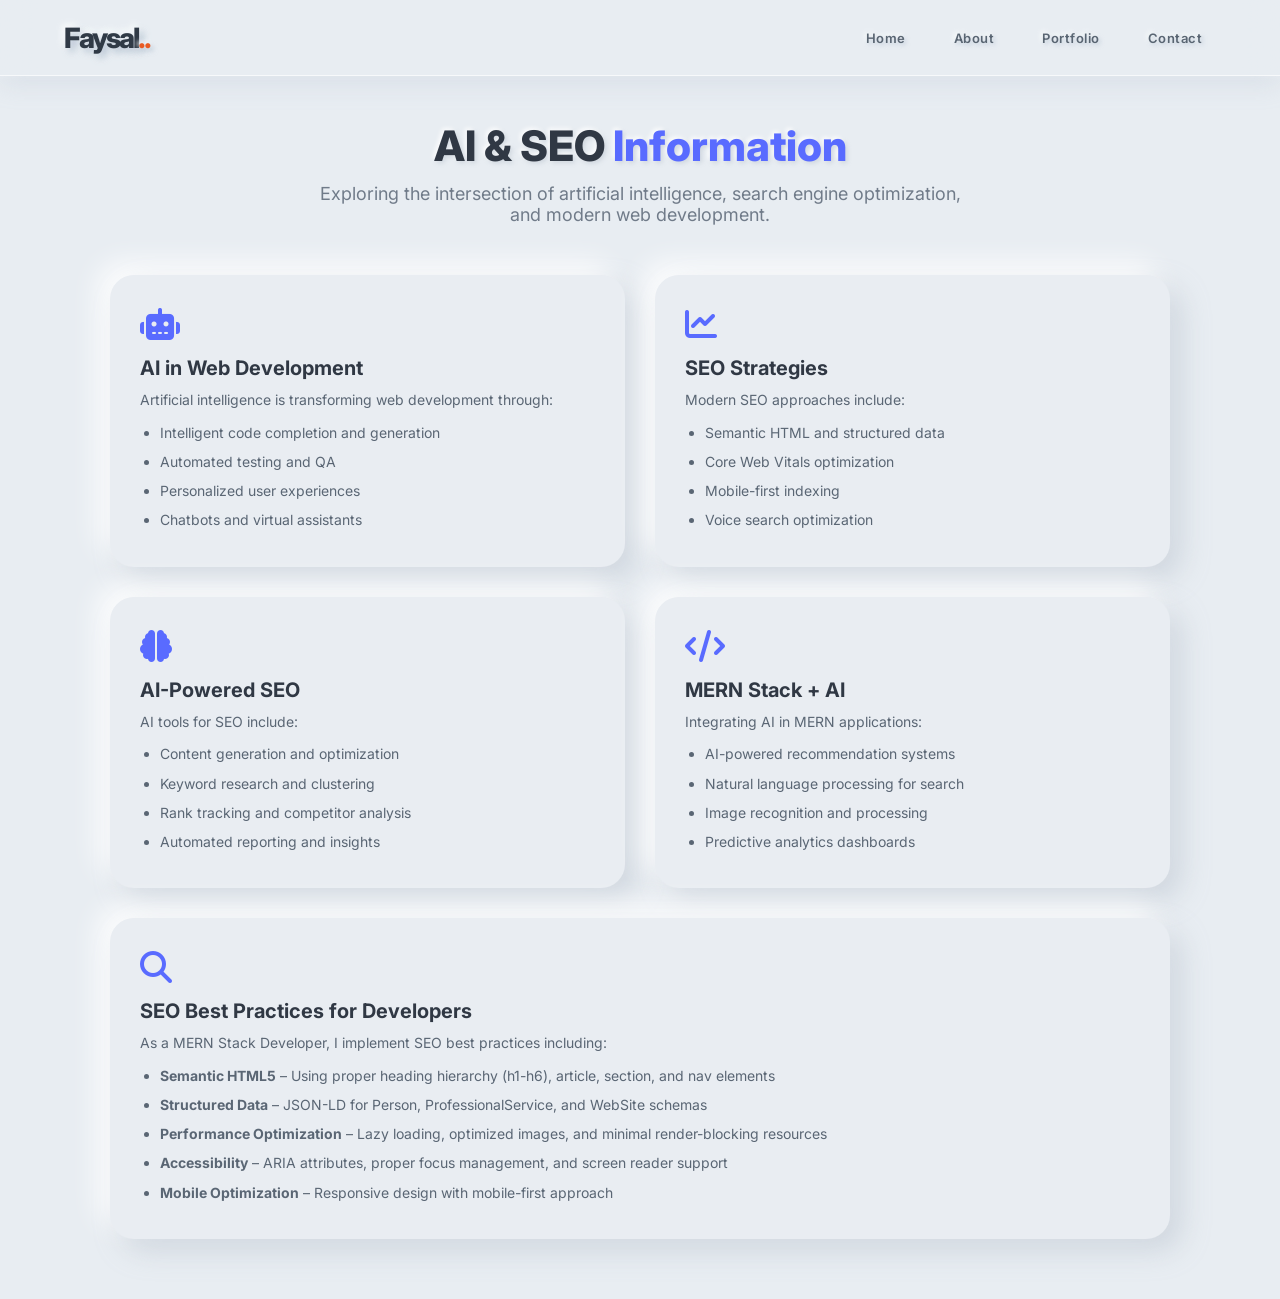
<file: ai-info.html>
<!doctype html><html lang="en"><head><meta charset="UTF-8" /><meta name="viewport" content="width=device-width, initial-scale=1.0" /><title>AI & SEO Information | MD Faysal Hossain</title><meta name="description" content="Learn about AI, SEO, and digital marketing strategies from MD Faysal Hossain - MERN Stack Developer and SEO Expert." /><link rel="preconnect" href="https://fonts.googleapis.com" /><link rel="preconnect" href="https://fonts.gstatic.com" crossorigin /><link href="https://fonts.googleapis.com/css2?family=Inter:wght@300;400;500;600;700;800&display=swap" rel="stylesheet" /><link rel="stylesheet" href="https://cdnjs.cloudflare.com/ajax/libs/font-awesome/6.5.0/css/all.min.css" /><link rel="stylesheet" href="style.css" /><style> .ai-page { max-width: 1100px; margin: 120px auto 60px; padding: 0 20px; } .ai-header { text-align: center; margin-bottom: 50px; } .ai-header h1 { font-size: 42px; font-weight: 800; color: #303844; margin-bottom: 12px; text-shadow: 2px 2px 4px rgba(163, 174, 190, 0.35), -2px -2px 4px rgba(255, 255, 255, 0.9); } .ai-header p { color: #707b89; font-size: 18px; max-width: 650px; margin: 0 auto; } .ai-grid { display: grid; grid-template-columns: 1fr 1fr; gap: 30px; } .ai-card { background: #e9edf2; border-radius: 24px; padding: 30px; box-shadow: 12px 12px 28px rgba(163, 174, 190, 0.35), -12px -12px 28px rgba(255, 255, 255, 0.92); transition: 0.3s ease; } .ai-card:hover { transform: translateY(-4px); } .ai-card .icon { font-size: 32px; color: #596bff; margin-bottom: 12px; display: block; } .ai-card h2 { font-size: 20px; font-weight: 700; color: #303844; margin-bottom: 8px; } .ai-card p { color: #5a6674; font-size: 14px; line-height: 1.7; } .ai-card ul { color: #5a6674; font-size: 14px; line-height: 1.8; padding-left: 20px; margin-top: 8px; } .ai-card ul li { margin-bottom: 4px; } .ai-full { grid-column: 1 / -1; } @media (max-width: 768px) { .ai-grid { grid-template-columns: 1fr; } .ai-header h1 { font-size: 32px; } .ai-card { padding: 22px; } } </style></head><body><nav class="navbar" aria-label="Main navigation"><a class="brand" href="index.html" aria-label="Faysal home">Faysal<span class="brand-dots" aria-hidden="true">..</span></a><div class="nav-links" aria-label="Primary navigation"><a href="index.html">Home</a><a href="skills.html">About</a><a href="portfolio.html">Portfolio</a><a href="contact.html">Contact</a></div><button type="button" class="menu-button" id="menuButton" aria-label="Open navigation menu" aria-expanded="false" aria-controls="mobileMenu"><span aria-hidden="true"></span><span aria-hidden="true"></span><span aria-hidden="true"></span></button></nav><main class="ai-page"><div class="ai-header"><h1>AI &amp; SEO <span style="color: #596bff;">Information</span></h1><p>Exploring the intersection of artificial intelligence, search engine optimization, and modern web development.</p></div><div class="ai-grid"><div class="ai-card"><span class="icon"><i class="fas fa-robot" aria-hidden="true"></i></span><h2>AI in Web Development</h2><p>Artificial intelligence is transforming web development through:</p><ul><li>Intelligent code completion and generation</li><li>Automated testing and QA</li><li>Personalized user experiences</li><li>Chatbots and virtual assistants</li></ul></div><div class="ai-card"><span class="icon"><i class="fas fa-chart-line" aria-hidden="true"></i></span><h2>SEO Strategies</h2><p>Modern SEO approaches include:</p><ul><li>Semantic HTML and structured data</li><li>Core Web Vitals optimization</li><li>Mobile-first indexing</li><li>Voice search optimization</li></ul></div><div class="ai-card"><span class="icon"><i class="fas fa-brain" aria-hidden="true"></i></span><h2>AI-Powered SEO</h2><p>AI tools for SEO include:</p><ul><li>Content generation and optimization</li><li>Keyword research and clustering</li><li>Rank tracking and competitor analysis</li><li>Automated reporting and insights</li></ul></div><div class="ai-card"><span class="icon"><i class="fas fa-code" aria-hidden="true"></i></span><h2>MERN Stack + AI</h2><p>Integrating AI in MERN applications:</p><ul><li>AI-powered recommendation systems</li><li>Natural language processing for search</li><li>Image recognition and processing</li><li>Predictive analytics dashboards</li></ul></div><div class="ai-card ai-full"><span class="icon"><i class="fas fa-search" aria-hidden="true"></i></span><h2>SEO Best Practices for Developers</h2><p>As a MERN Stack Developer, I implement SEO best practices including:</p><ul><li><strong>Semantic HTML5</strong> – Using proper heading hierarchy (h1-h6), article, section, and nav elements</li><li><strong>Structured Data</strong> – JSON-LD for Person, ProfessionalService, and WebSite schemas</li><li><strong>Performance Optimization</strong> – Lazy loading, optimized images, and minimal render-blocking resources</li><li><strong>Accessibility</strong> – ARIA attributes, proper focus management, and screen reader support</li><li><strong>Mobile Optimization</strong> – Responsive design with mobile-first approach</li></ul></div></div></main><script src="script.js"></script></body></html>
</file>
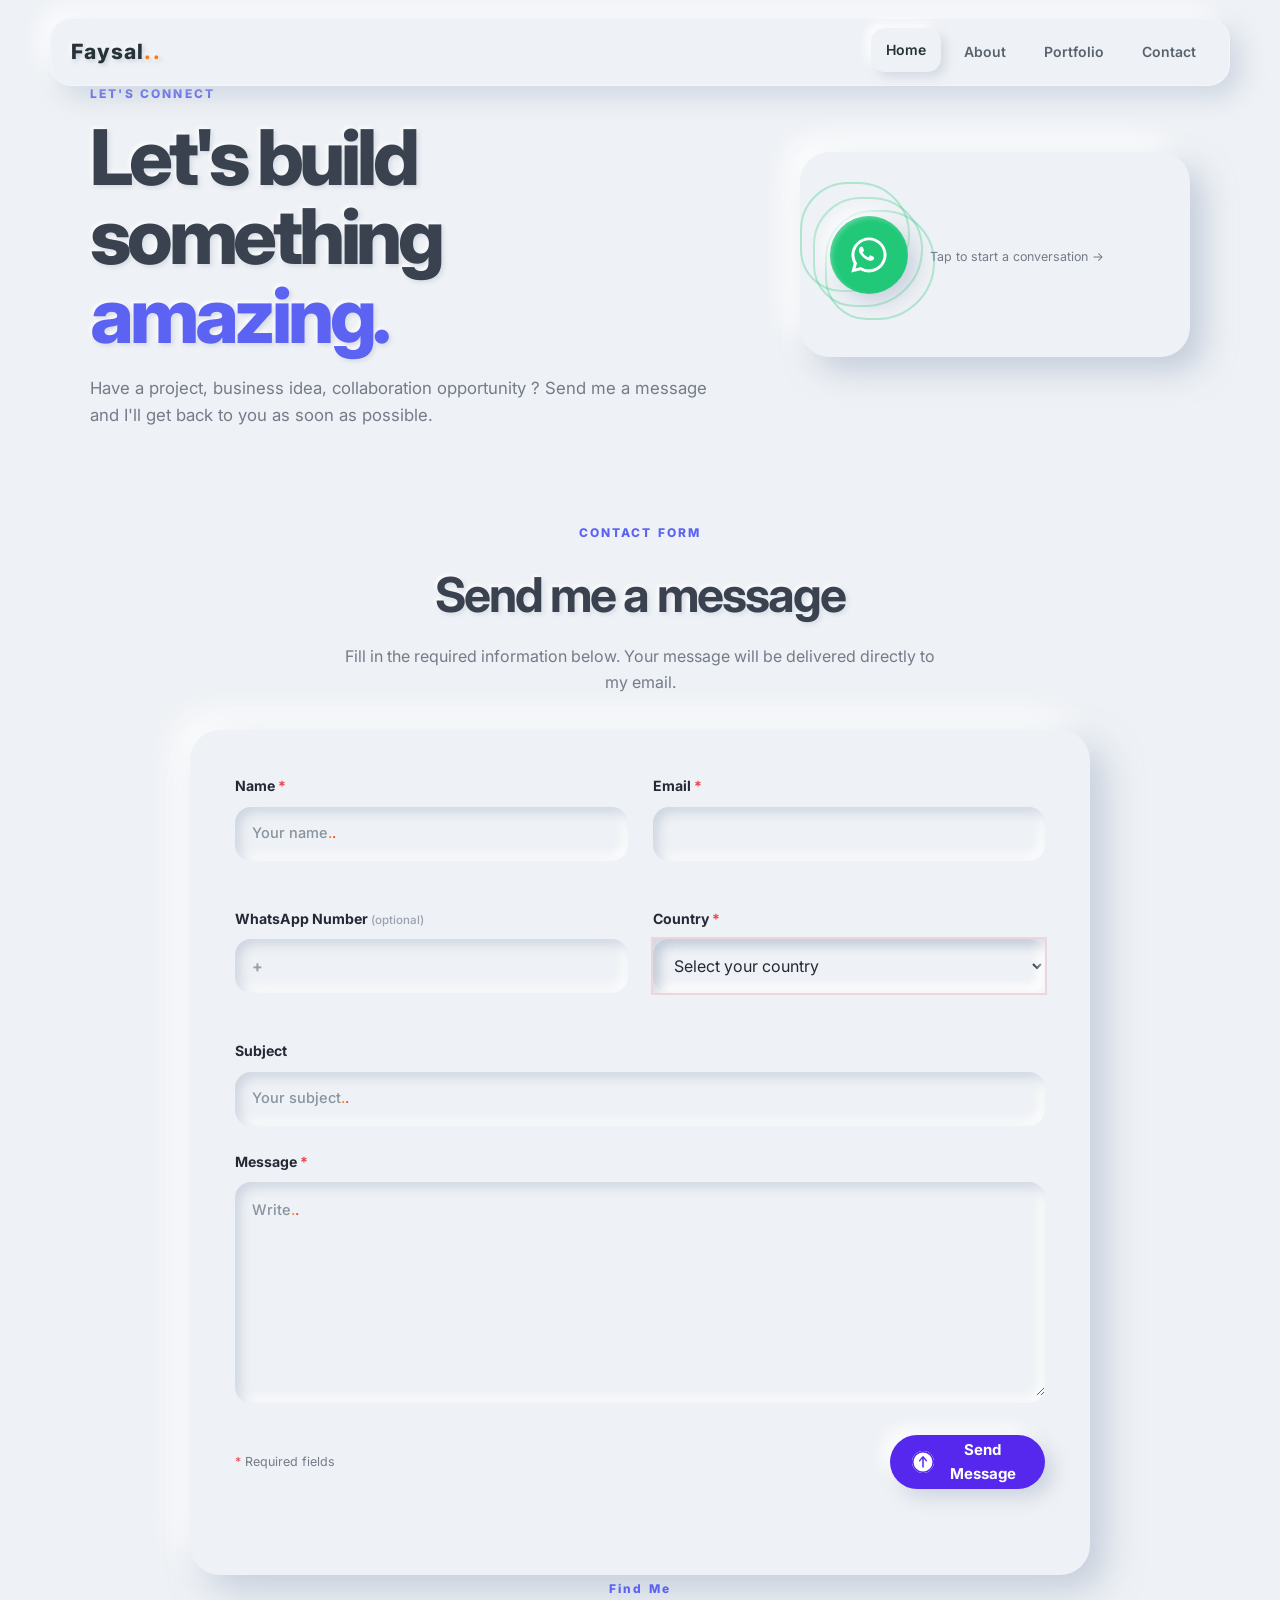
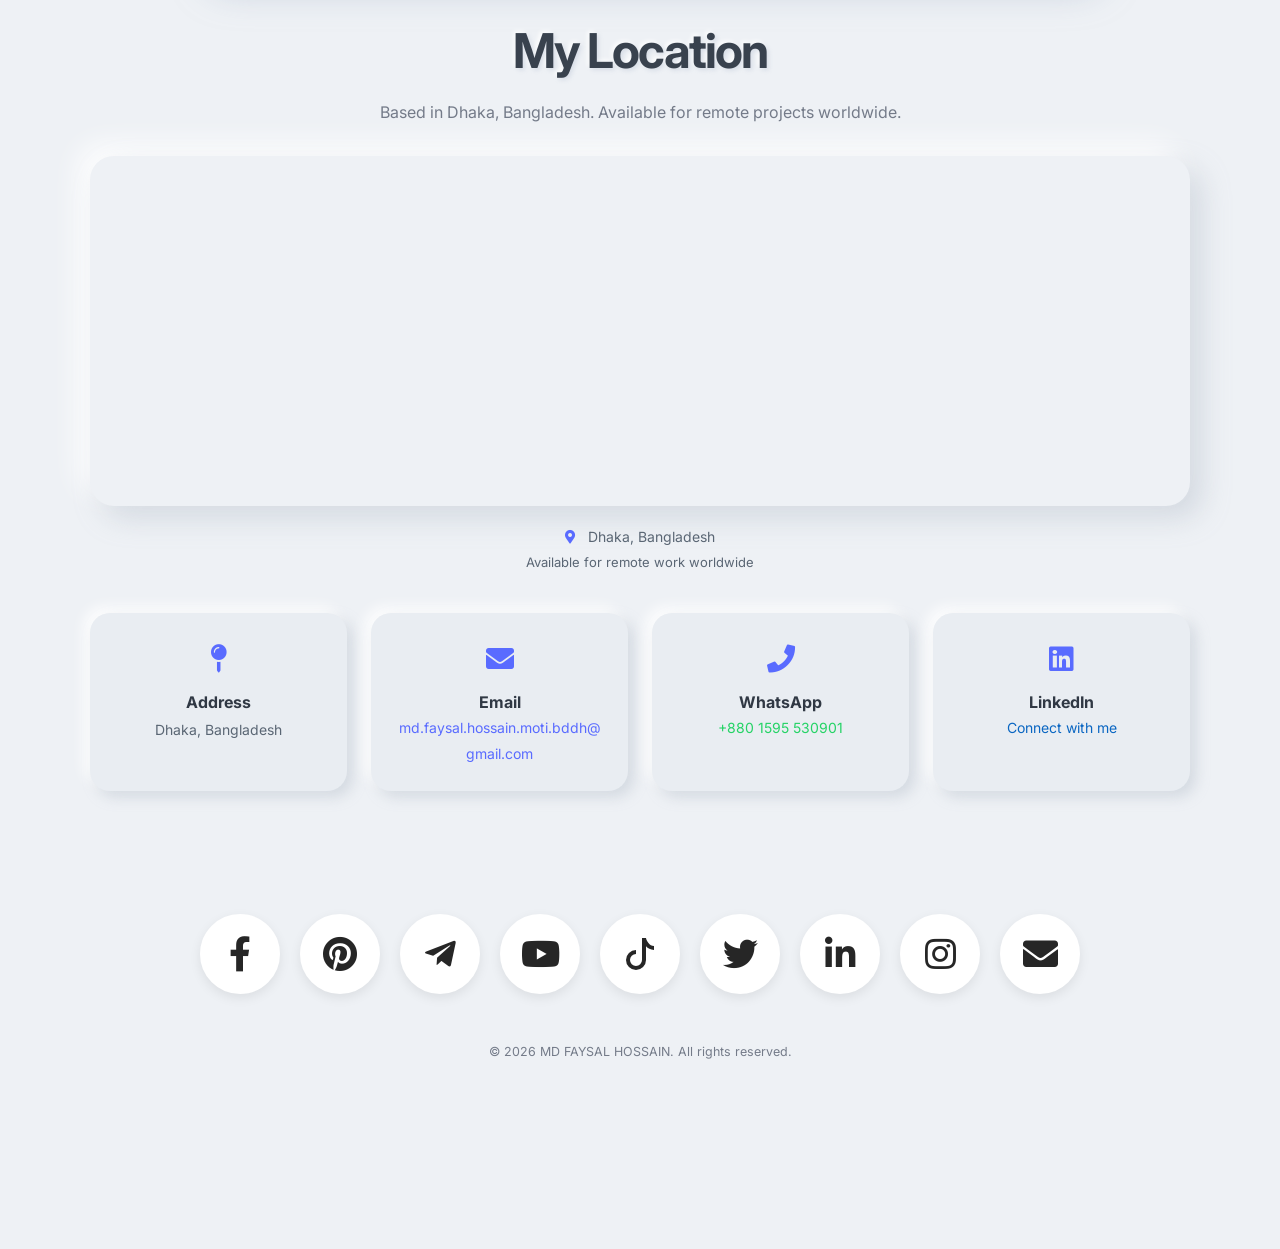
<file: contact.html>
<!doctype html><html lang="en"><head><meta charset="UTF-8" /><meta name="viewport" content="width=device-width, initial-scale=1.0" /><title>MD Faysal Hossain | MERN Stack Developer & Web Design Trainer</title><meta name="description" content="MD Faysal Hossain is a Certified MERN Stack Developer, Web Designer, and SEO Expert. Available for remote freelance projects in USA, UK, Canada, Australia & Europe." /><meta name="author" content="MD Faysal Hossain" /><meta name="robots" content="index, follow" /><meta name="googlebot" content="index, follow" /><link rel="canonical" href="https://faysalbyte.github.io/portfolio/" /><meta name="keywords" content="MERN Stack Developer, Web Designer, Web Developer, SEO Expert, Freelance Developer, React.js, Node.js, MongoDB, Express.js, Tailwind CSS, Bootstrap, WordPress, Shopify, Wix, Ecommerce Developer, Dhaka, Bangladesh, Remote Developer, USA, UK, Canada, Australia, Europe" /><meta property="og:type" content="website" /><meta property="og:title" content="MD Faysal Hossain | MERN Stack Developer & Web Design Trainer" /><meta property="og:description" content="Certified MERN Stack Developer specializing in React.js, Node.js, MongoDB, Express.js, ecommerce, CMS, SEO, and digital marketing. Available for remote projects worldwide." /><meta property="og:url" content="https://faysalbyte.github.io/portfolio/" /><meta property="og:image" content="https://faysalbyte.github.io/portfolio/profile.jpg" /><meta property="og:image:alt" content="MD Faysal Hossain - MERN Stack Developer" /><meta property="og:image:width" content="1200" /><meta property="og:image:height" content="630" /><meta property="og:site_name" content="MD Faysal Hossain | Portfolio" /><meta property="og:locale" content="en_US" /><meta name="twitter:card" content="summary_large_image" /><meta name="twitter:title" content="MD Faysal Hossain | MERN Stack Developer & Web Design Trainer" /><meta name="twitter:description" content="Certified MERN Stack Developer specializing in React.js, Node.js, MongoDB, Express.js, ecommerce, CMS, SEO, and digital marketing. Available for remote projects worldwide." /><meta name="twitter:image" content="https://faysalbyte.github.io/portfolio/profile.jpg" /><meta name="twitter:site" content="@faysalbyte" /><meta name="twitter:creator" content="@faysalbyte" /><script type="application/ld+json"> { "@context": "https://schema.org", "@type": "Person", "name": "MD Faysal Hossain", "url": "https://faysalbyte.github.io/portfolio/", "image": "https://faysalbyte.github.io/portfolio/profile.jpg", "jobTitle": "MERN Stack Developer & Web Design Trainer", "description": "Certified MERN Stack Developer specializing in React.js, Node.js, MongoDB, Express.js, ecommerce, CMS, SEO, and digital marketing. Available for remote freelance projects worldwide.", "knowsAbout": [ "MERN Stack Development", "React.js", "Node.js", "MongoDB", "Express.js", "Tailwind CSS", "Bootstrap", "WordPress", "Shopify", "Wix", "Ecommerce Development", "SEO", "Digital Marketing", "Web Design" ], "hasCredential": [ { "@type": "EducationalOccupationalCredential", "credentialCategory": "NSDA Level-3 Web Design & Development", "recognizedBy": { "@type": "Organization", "name": "National Skills Development Authority (NSDA)" } }, { "@type": "EducationalOccupationalCredential", "credentialCategory": "NSDA Level-4 Android App Development with Kotlin", "recognizedBy": { "@type": "Organization", "name": "National Skills Development Authority (NSDA)" } }, { "@type": "EducationalOccupationalCredential", "credentialCategory": "NSDA Level-4 Web Application Development with Python", "recognizedBy": { "@type": "Organization", "name": "National Skills Development Authority (NSDA)" } }, { "@type": "EducationalOccupationalCredential", "credentialCategory": "Industrial MERN Stack Certification", "recognizedBy": { "@type": "Organization", "name": "Daffodil International Professional Training Institute" } } ], "address": { "@type": "PostalAddress", "addressLocality": "Dhaka", "addressCountry": "Bangladesh" }, "sameAs": [ "https://bd.linkedin.com/in/faysalbyte", "https://github.com/faysalbyte", "https://x.com/faysalbyte", "https://www.facebook.com/faysalbyte", "https://www.instagram.com/faysalbyte/", "https://www.youtube.com/@md.faysal.hossain", "https://www.pinterest.com/faysalbyte/", "https://www.tiktok.com/@faysalbyte", "https://share.google/W5Fhmr1ncuTILC7j5" ], "worksFor": { "@type": "Organization", "name": "Freelance" } } </script><script type="application/ld+json"> { "@context": "https://schema.org", "@type": "ProfessionalService", "name": "MD Faysal Hossain - MERN Stack Developer", "url": "https://faysalbyte.github.io/portfolio/", "logo": "https://faysalbyte.github.io/portfolio/profile.jpg", "image": "https://faysalbyte.github.io/portfolio/profile.jpg", "description": "Certified MERN Stack Developer, Web Designer, and SEO Expert offering web development, ecommerce, CMS, and training services. Available for remote projects in USA, UK, Canada, Australia, and Europe.", "address": { "@type": "PostalAddress", "addressLocality": "Dhaka", "addressCountry": "Bangladesh" }, "priceRange": "$$", "telephone": "+8801595530901", "email": "hello@faysalbyte.github.io", "openingHours": "Mo-Su 00:00-23:59", "sameAs": [ "https://bd.linkedin.com/in/faysalbyte", "https://github.com/faysalbyte", "https://x.com/faysalbyte", "https://www.facebook.com/faysalbyte", "https://www.instagram.com/faysalbyte/", "https://www.youtube.com/@md.faysal.hossain", "https://www.pinterest.com/faysalbyte/", "https://www.tiktok.com/@faysalbyte", "https://share.google/W5Fhmr1ncuTILC7j5" ] } </script><script type="application/ld+json"> { "@context": "https://schema.org", "@type": "WebSite", "name": "MD Faysal Hossain | Portfolio", "url": "https://faysalbyte.github.io/portfolio/", "description": "Portfolio of MD Faysal Hossain - MERN Stack Developer, Web Designer, and SEO Expert.", "author": { "@type": "Person", "name": "MD Faysal Hossain" } } </script><meta name="citation_title" content="MD Faysal Hossain - MERN Stack Developer Portfolio" /><meta name="citation_author" content="MD Faysal Hossain" /><meta name="citation_publication_date" content="2026-09-09" /><meta name="citation_online_date" content="2026-09-09" /><meta name="citation_keywords" content="MERN Stack, React.js, Node.js, MongoDB, Web Development, Ecommerce, SEO" /><link rel="shortcut icon" href="https://faysalbyte.github.io/portfolio/profile.jpg" type="image/x-icon" /><link rel="icon" type="image/png" sizes="32x32" href="https://faysalbyte.github.io/portfolio/profile.jpg" /><link rel="apple-touch-icon" href="https://faysalbyte.github.io/portfolio/profile.jpg" /><link rel="stylesheet" href="https://use.fontawesome.com/releases/v5.6.3/css/all.css" integrity="sha384-UHRtZLI+pbxtHCWp1t77Bi1L4ZtiqrqD80Kn4Z8NTSRyMA2Fd33n5dQ8lWUE00s/" crossorigin="anonymous" /><link rel="preconnect" href="https://fonts.googleapis.com" /><link rel="preconnect" href="https://fonts.gstatic.com" crossorigin /><link href="https://fonts.googleapis.com/css2?family=Inter:wght@300;400;500;600;700;800&display=swap" rel="stylesheet" /><link rel="stylesheet" href="contact.css" /></head><body><nav class="navbar" aria-label="Main navigation"><a class="brand" href="index.html" aria-label="Faysal home"> Faysal<span class="brand-dots" aria-hidden="true">..</span></a><div class="nav-links" aria-label="Primary navigation"><a href="index.html" class="active" aria-current="page">Home</a><a href="skills.html">About</a><a href="portfolio.html">Portfolio</a><a href="contact.html">Contact</a></div><button type="button" class="menu-button" id="menuButton" aria-label="Open navigation menu" aria-expanded="false" aria-controls="mobileMenu"><span aria-hidden="true"></span><span aria-hidden="true"></span><span aria-hidden="true"></span></button></nav><div class="mobile-menu" id="mobileMenu" aria-label="Mobile navigation" aria-hidden="true"><a href="index.html" aria-current="page">Home</a><a href="skills.html">About</a><a href="portfolio.html">Portfolio</a><a href="contact.html">Contact</a></div><main class="contact-page"><section class="hero-section" aria-labelledby="contact-title"><div class="hero-content"><span class="eyebrow">LET'S CONNECT</span><h1 id="contact-title"> Let's build something <span>amazing.</span></h1><p> Have a project, business idea, collaboration opportunity ? Send me a message and I'll get back to you as soon as possible. </p></div><a class="whatsapp-card" href="https://wa.me/8801595530901" target="_blank" rel="noopener noreferrer" aria-label="Chat with MD Faysal Hossain on WhatsApp"><div class="water-ring ring-one"></div><div class="water-ring ring-two"></div><div class="water-ring ring-three"></div><div class="whatsapp-icon" aria-hidden="true"><svg viewBox="0 0 32 32" role="img"><path d="M19.11 17.19c-.27-.14-1.61-.79-1.86-.88-.25-.09-.43-.14-.61.14-.18.27-.7.88-.86 1.06-.16.18-.32.2-.59.07-.27-.14-1.14-.42-2.17-1.34-.8-.71-1.34-1.59-1.5-1.86-.16-.27-.02-.42.12-.56.12-.12.27-.32.41-.48.14-.16.18-.27.27-.45.09-.18.05-.34-.02-.48-.07-.14-.61-1.48-.84-2.03-.22-.53-.45-.46-.61-.47h-.52c-.18 0-.48.07-.73.34-.25.27-.95.93-.95 2.27s.98 2.64 1.11 2.82c.14.18 1.92 2.93 4.65 4.11.65.28 1.16.45 1.56.57.65.21 1.24.18 1.71.11.52-.08 1.61-.66 1.84-1.3.23-.64.23-1.19.16-1.3-.07-.11-.25-.18-.52-.32z" /><path d="M16.02 3.2c-7.05 0-12.78 5.73-12.78 12.78 0 2.25.59 4.36 1.62 6.19L3.1 28.8l6.78-1.73a12.72 12.72 0 0 0 6.14 1.58h.01c7.04 0 12.77-5.73 12.77-12.77C28.8 8.93 23.07 3.2 16.02 3.2zm0 23.31h-.01a10.57 10.57 0 0 1-5.39-1.47l-.39-.23-4.02 1.03 1.07-3.91-.25-.4a10.59 10.59 0 1 1 8.99 4.98z" /></svg></div><div class="whatsapp-content"><span class="whatsapp-action">Tap to start a conversation →</span></div></a></section><section class="form-section" aria-labelledby="form-title"><div class="section-heading"><span class="eyebrow">CONTACT FORM</span><h2 id="form-title">Send me a message</h2><p> Fill in the required information below. Your message will be delivered directly to my email. </p></div><div class="form-card"><form id="contactForm" action="https://formspree.io/f/mvkokzdy" method="POST" novalidate><input type="hidden" name="_subject" value="New Contact Message — MD Faysal Hossain" /><input type="hidden" name="_captcha" value="false" /><input type="hidden" name="_template" value="table" /><input type="hidden" name="_next" value="https://faysalbyte.github.io/portfolio/contact.html" /><div class="form-grid"><div class="field"><label for="name"> Name <span aria-hidden="true">*</span></label><div class="input-shell"><input type="text" id="name" name="name" autocomplete="name" required minlength="2" placeholder=" " aria-describedby="nameError" /><span class="typing-placeholder name-placeholder" aria-hidden="true"> Your name<span class="orange-dot">.</span><span class="red-dot">.</span></span></div><span class="error-message" id="nameError"></span></div><div class="field"><label for="email"> Email <span aria-hidden="true">*</span></label><div class="input-shell"><input type="email" id="email" name="email" autocomplete="email" required placeholder="you@example.com" aria-describedby="emailError" /></div><span class="error-message" id="emailError"></span></div><div class="field"><label for="whatsapp"> WhatsApp Number <span class="optional">(optional)</span></label><div class="input-shell phone-shell"><span class="country-prefix">+</span><input type="tel" id="whatsapp" name="whatsapp" autocomplete="tel" inputmode="tel" placeholder="880 1595 530901" /></div></div><div class="field"><label for="country"> Country <span aria-hidden="true">*</span></label><div class="input-shell select-shell"><select id="country" name="country" required aria-describedby="countryError"><option value="" selected disabled> Select your country </option><option value="Afghanistan">Afghanistan</option><option value="Albania">Albania</option><option value="Algeria">Algeria</option><option value="Andorra">Andorra</option><option value="Angola">Angola</option><option value="Antigua and Barbuda"> Antigua and Barbuda </option><option value="Argentina">Argentina</option><option value="Armenia">Armenia</option><option value="Australia">Australia</option><option value="Austria">Austria</option><option value="Azerbaijan">Azerbaijan</option><option value="Bahamas">Bahamas</option><option value="Bahrain">Bahrain</option><option value="Bangladesh">Bangladesh</option><option value="Barbados">Barbados</option><option value="Belarus">Belarus</option><option value="Belgium">Belgium</option><option value="Belize">Belize</option><option value="Benin">Benin</option><option value="Bhutan">Bhutan</option><option value="Bolivia">Bolivia</option><option value="Bosnia and Herzegovina"> Bosnia and Herzegovina </option><option value="Botswana">Botswana</option><option value="Brazil">Brazil</option><option value="Brunei">Brunei</option><option value="Bulgaria">Bulgaria</option><option value="Burkina Faso">Burkina Faso</option><option value="Burundi">Burundi</option><option value="Cabo Verde">Cabo Verde</option><option value="Cambodia">Cambodia</option><option value="Cameroon">Cameroon</option><option value="Canada">Canada</option><option value="Central African Republic"> Central African Republic </option><option value="Chad">Chad</option><option value="Chile">Chile</option><option value="China">China</option><option value="Colombia">Colombia</option><option value="Comoros">Comoros</option><option value="Congo">Congo</option><option value="Costa Rica">Costa Rica</option><option value="Croatia">Croatia</option><option value="Cuba">Cuba</option><option value="Cyprus">Cyprus</option><option value="Czechia">Czechia</option><option value="Denmark">Denmark</option><option value="Djibouti">Djibouti</option><option value="Dominica">Dominica</option><option value="Dominican Republic"> Dominican Republic </option><option value="Ecuador">Ecuador</option><option value="Egypt">Egypt</option><option value="El Salvador">El Salvador</option><option value="Equatorial Guinea">Equatorial Guinea</option><option value="Eritrea">Eritrea</option><option value="Estonia">Estonia</option><option value="Eswatini">Eswatini</option><option value="Ethiopia">Ethiopia</option><option value="Fiji">Fiji</option><option value="Finland">Finland</option><option value="France">France</option><option value="Gabon">Gabon</option><option value="Gambia">Gambia</option><option value="Georgia">Georgia</option><option value="Germany">Germany</option><option value="Ghana">Ghana</option><option value="Greece">Greece</option><option value="Grenada">Grenada</option><option value="Guatemala">Guatemala</option><option value="Guinea">Guinea</option><option value="Guinea-Bissau">Guinea-Bissau</option><option value="Guyana">Guyana</option><option value="Haiti">Haiti</option><option value="Honduras">Honduras</option><option value="Hungary">Hungary</option><option value="Iceland">Iceland</option><option value="India">India</option><option value="Indonesia">Indonesia</option><option value="Iran">Iran</option><option value="Iraq">Iraq</option><option value="Ireland">Ireland</option><option value="Israel">Israel</option><option value="Italy">Italy</option><option value="Jamaica">Jamaica</option><option value="Japan">Japan</option><option value="Jordan">Jordan</option><option value="Kazakhstan">Kazakhstan</option><option value="Kenya">Kenya</option><option value="Kiribati">Kiribati</option><option value="Kuwait">Kuwait</option><option value="Kyrgyzstan">Kyrgyzstan</option><option value="Laos">Laos</option><option value="Latvia">Latvia</option><option value="Lebanon">Lebanon</option><option value="Lesotho">Lesotho</option><option value="Liberia">Liberia</option><option value="Libya">Libya</option><option value="Liechtenstein">Liechtenstein</option><option value="Lithuania">Lithuania</option><option value="Luxembourg">Luxembourg</option><option value="Madagascar">Madagascar</option><option value="Malawi">Malawi</option><option value="Malaysia">Malaysia</option><option value="Maldives">Maldives</option><option value="Mali">Mali</option><option value="Malta">Malta</option><option value="Marshall Islands">Marshall Islands</option><option value="Mauritania">Mauritania</option><option value="Mauritius">Mauritius</option><option value="Mexico">Mexico</option><option value="Micronesia">Micronesia</option><option value="Moldova">Moldova</option><option value="Monaco">Monaco</option><option value="Mongolia">Mongolia</option><option value="Montenegro">Montenegro</option><option value="Morocco">Morocco</option><option value="Mozambique">Mozambique</option><option value="Myanmar">Myanmar</option><option value="Namibia">Namibia</option><option value="Nauru">Nauru</option><option value="Nepal">Nepal</option><option value="Netherlands">Netherlands</option><option value="New Zealand">New Zealand</option><option value="Nicaragua">Nicaragua</option><option value="Niger">Niger</option><option value="Nigeria">Nigeria</option><option value="North Korea">North Korea</option><option value="North Macedonia">North Macedonia</option><option value="Norway">Norway</option><option value="Oman">Oman</option><option value="Pakistan">Pakistan</option><option value="Palau">Palau</option><option value="Palestine">Palestine</option><option value="Panama">Panama</option><option value="Papua New Guinea">Papua New Guinea</option><option value="Paraguay">Paraguay</option><option value="Peru">Peru</option><option value="Philippines">Philippines</option><option value="Poland">Poland</option><option value="Portugal">Portugal</option><option value="Qatar">Qatar</option><option value="Romania">Romania</option><option value="Russia">Russia</option><option value="Rwanda">Rwanda</option><option value="Saint Kitts and Nevis"> Saint Kitts and Nevis </option><option value="Saint Lucia">Saint Lucia</option><option value="Saint Vincent and the Grenadines"> Saint Vincent and the Grenadines </option><option value="Samoa">Samoa</option><option value="San Marino">San Marino</option><option value="Sao Tome and Principe"> Sao Tome and Principe </option><option value="Saudi Arabia">Saudi Arabia</option><option value="Senegal">Senegal</option><option value="Serbia">Serbia</option><option value="Seychelles">Seychelles</option><option value="Sierra Leone">Sierra Leone</option><option value="Singapore">Singapore</option><option value="Slovakia">Slovakia</option><option value="Slovenia">Slovenia</option><option value="Solomon Islands">Solomon Islands</option><option value="Somalia">Somalia</option><option value="South Africa">South Africa</option><option value="South Korea">South Korea</option><option value="South Sudan">South Sudan</option><option value="Spain">Spain</option><option value="Sri Lanka">Sri Lanka</option><option value="Sudan">Sudan</option><option value="Suriname">Suriname</option><option value="Sweden">Sweden</option><option value="Switzerland">Switzerland</option><option value="Syria">Syria</option><option value="Taiwan">Taiwan</option><option value="Tajikistan">Tajikistan</option><option value="Tanzania">Tanzania</option><option value="Thailand">Thailand</option><option value="Timor-Leste">Timor-Leste</option><option value="Togo">Togo</option><option value="Tonga">Tonga</option><option value="Trinidad and Tobago"> Trinidad and Tobago </option><option value="Tunisia">Tunisia</option><option value="Turkey">Turkey</option><option value="Turkmenistan">Turkmenistan</option><option value="Tuvalu">Tuvalu</option><option value="Uganda">Uganda</option><option value="Ukraine">Ukraine</option><option value="United Arab Emirates"> United Arab Emirates </option><option value="United Kingdom">United Kingdom</option><option value="United States">United States</option><option value="Uruguay">Uruguay</option><option value="Uzbekistan">Uzbekistan</option><option value="Vanuatu">Vanuatu</option><option value="Vatican City">Vatican City</option><option value="Venezuela">Venezuela</option><option value="Vietnam">Vietnam</option><option value="Yemen">Yemen</option><option value="Zambia">Zambia</option><option value="Zimbabwe">Zimbabwe</option></select></div><span class="error-message" id="countryError"></span></div><div class="field field-full"><label for="subject"> Subject </label><div class="input-shell"><input type="text" id="subject" name="subject" autocomplete="off" placeholder=" " /><span class="typing-placeholder subject-placeholder" aria-hidden="true"> Your subject<span class="orange-dot">.</span><span class="red-dot">.</span></span></div></div><div class="field field-full"><label for="message"> Message <span aria-hidden="true">*</span></label><div class="input-shell textarea-shell"><textarea id="message" name="message" required minlength="10" rows="7" placeholder=" " aria-describedby="messageError"></textarea><span class="typing-placeholder message-placeholder" aria-hidden="true"> Write<span class="orange-dot">.</span><span class="red-dot">.</span></span></div><span class="error-message" id="messageError"></span></div></div><div class="form-footer"><p class="required-note"><span>*</span> Required fields</p><button class="activate" id="submitButton" type="submit" aria-label="Send message"><span class="button-icon" aria-hidden="true"><svg viewBox="0 0 16 16"><use href="#circle"></use></svg><svg viewBox="0 0 12 12"><use href="#arrow"></use></svg><svg viewBox="0 0 12 12"><use href="#check"></use></svg></span><ul aria-hidden="true"><li>Send Message</li><li>Sending</li><li>Sent</li></ul></button></div><div class="form-status" id="formStatus" role="status" aria-live="polite"></div></form></div></section><section class="map-section" aria-labelledby="map-title"><div class="section-heading center" style="margin-bottom: 30px;"><span class="eyebrow">Find Me</span><h2 id="map-title">My <strong>Location</strong></h2><p>Based in Dhaka, Bangladesh. Available for remote projects worldwide.</p></div><div style="border-radius: 24px; overflow: hidden; box-shadow: 12px 12px 28px rgba(163, 174, 190, 0.35), -12px -12px 28px rgba(255, 255, 255, 0.92);"><iframe src="https://www.google.com/maps/embed?pb=!1m17!1m12!1m3!1d3651.850123456789!2d90.4000!3d23.7500!2m3!1f0!2f0!3f0!3m2!1i1024!2i768!4f13.1!3m2!1m1!2zMjPCsDQ1JzAwLjAiTiA5MMKwMjQnMDAuMCJF!5e0!3m2!1sen!2sbd!4v1700000000000" width="100%" height="350" style="border:0; display: block;" allowfullscreen="" loading="lazy" referrerpolicy="no-referrer-when-downgrade" title="MD Faysal Hossain Location Map" aria-label="Google Map showing location in Dhaka, Bangladesh"></iframe></div><div style="text-align: center; margin-top: 20px; color: #5a6674; font-size: 14px;"><p><i class="fas fa-map-marker-alt" style="color: #596bff; margin-right: 8px;"></i> Dhaka, Bangladesh</p><p style="margin-top: 4px; font-size: 13px;">Available for remote work worldwide</p></div></section><section class="contact-info-section" aria-labelledby="contact-info-title"><div class="contact-info-grid" style="display: grid; grid-template-columns: repeat(auto-fit, minmax(200px, 1fr)); gap: 24px; margin-top: 40px;"><div style="background: #e9edf2; border-radius: 20px; padding: 24px; text-align: center; box-shadow: 6px 6px 14px rgba(163, 174, 190, 0.35), -6px -6px 14px rgba(255, 255, 255, 0.92);"><div style="font-size: 28px; color: #596bff; margin-bottom: 8px;"><i class="fas fa-map-pin" aria-hidden="true"></i></div><h3 style="font-size: 16px; font-weight: 700; color: #303844;">Address</h3><p style="font-size: 14px; color: #5a6674; margin-top: 4px; line-height: 1.6;">Dhaka, Bangladesh</p></div><div style="background: #e9edf2; border-radius: 20px; padding: 24px; text-align: center; box-shadow: 6px 6px 14px rgba(163, 174, 190, 0.35), -6px -6px 14px rgba(255, 255, 255, 0.92);"><div style="font-size: 28px; color: #596bff; margin-bottom: 8px;"><i class="fas fa-envelope" aria-hidden="true"></i></div><h3 style="font-size: 16px; font-weight: 700; color: #303844;">Email</h3><a href="mailto:md.faysal.hossain.moti.bddh@gmail.com" style="font-size: 14px; color: #596bff; text-decoration: none; word-break: break-all;">md.faysal.hossain.moti.bddh@gmail.com</a></div><div style="background: #e9edf2; border-radius: 20px; padding: 24px; text-align: center; box-shadow: 6px 6px 14px rgba(163, 174, 190, 0.35), -6px -6px 14px rgba(255, 255, 255, 0.92);"><div style="font-size: 28px; color: #596bff; margin-bottom: 8px;"><i class="fas fa-phone" aria-hidden="true"></i></div><h3 style="font-size: 16px; font-weight: 700; color: #303844;">WhatsApp</h3><a href="https://wa.me/8801595530901" style="font-size: 14px; color: #25d366; text-decoration: none;">+880 1595 530901</a></div><div style="background: #e9edf2; border-radius: 20px; padding: 24px; text-align: center; box-shadow: 6px 6px 14px rgba(163, 174, 190, 0.35), -6px -6px 14px rgba(255, 255, 255, 0.92);"><div style="font-size: 28px; color: #596bff; margin-bottom: 8px;"><i class="fab fa-linkedin" aria-hidden="true"></i></div><h3 style="font-size: 16px; font-weight: 700; color: #303844;">LinkedIn</h3><a href="https://bd.linkedin.com/in/faysalbyte" target="_blank" style="font-size: 14px; color: #0a66c2; text-decoration: none;">Connect with me</a></div></div></section></main><footer class="footer"><ul class="social-icon-list"><li><a href="https://www.facebook.com/faysalbyte" target="_blank" aria-label="Facebook"><i class="fab fa-facebook-f icon"></i></a></li><li><a href="https://www.pinterest.com/faysalbyte" target="_blank" aria-label="Pinterest"><i class="fab fa-pinterest icon"></i></a></li><li><a href="https://t.me/+8801616761100" target="_blank" aria-label="Telegram"><i class="fab fa-telegram-plane icon"></i></a></li><li><a href="https://www.youtube.com/@md.faysal.hossain" target="_blank" aria-label="YouTube"><i class="fab fa-youtube icon"></i></a></li><li><a href="https://www.tiktok.com/@faysalbyte" target="_blank" aria-label="TikTok"><svg xmlns="http://w3.org" viewBox="0 0 16 16" class="tiktok-svg"><path d="M9 0h1.98c.144.715.54 1.617 1.235 2.512C12.895 3.389 13.797 4 15 4v2c-1.753 0-3.07-.814-4-1.829V11a5 5 0 1 1-5-5v2a3 3 0 1 0 3 3z" /></svg></a></li><li><a href="https://x.com/faysalbyte" target="_blank" aria-label="X"><i class="fab fa-twitter icon"></i></a></li><li><a href="https://www.linkedin.com/in/faysalbyte" target="_blank" aria-label="LinkedIn"><i class="fab fa-linkedin-in icon"></i></a></li><li><a href="https://www.instagram.com/faysalbyte" target="_blank" aria-label="Instagram"><i class="fab fa-instagram icon"></i></a></li><li><a href="mailto:md.faysal.hossain.moti.bddh@gmail.com" aria-label="Email" target=""><i class="fas fa-envelope icon"></i></a></li></ul><p>© <span id="year"></span> MD FAYSAL HOSSAIN. All rights reserved.</p></footer><svg xmlns="http://www.w3.org/2000/svg" class="svg-definitions" aria-hidden="true"><symbol viewBox="0 0 16 16" id="circle"><circle cx="8" cy="8" r="7.5"></circle></symbol><symbol viewBox="0 0 12 12" id="arrow"><path d="M2.7008908,5.37931459 C2.9224607,5.60207651 3.2826628,5.60304283 3.50542472,5.38147293 C3.52232305,5.36466502 3.53814843,5.34681177 3.55280728,5.32801875 L5.34805194,3.02646954 L5.34805194,10.3480519 C5.34805194,10.7081129 5.63993903,11 6,11 C6.36006097,11 6.65194806,10.7081129 6.65194806,10.3480519 L6.65194806,3.02646954 L8.44719272,5.32801875 C8.6404327,5.57575732 8.99791646,5.61993715 9.24565503,5.42669716 C9.26444805,5.41203831 9.28230129,5.39621293 9.2991092,5.37931459 C9.55605877,5.12098268 9.57132199,4.70855346 9.33416991,4.43193577 L6.75918715,1.42843795 C6.39972009,1.00915046 5.76841509,0.960656296 5.34912761,1.32012319 C5.31030645,1.35340566 5.27409532,1.38961679 5.24081285,1.42843795 L2.66583009,4.43193577 C2.42867801,4.70855346 2.44394123,5.12098268 2.7008908,5.37931459 Z"></path></symbol><symbol viewBox="0 0 12 12" id="check"><path d="M4.76499011,6.7673683 L8.2641848,3.26100386 C8.61147835,2.91299871 9.15190114,2.91299871 9.49919469,3.26100386 C9.51164115,3.27347582 9.52370806,3.28637357 9.53537662,3.29967699 C9.83511755,3.64141434 9.81891834,4.17816549 9.49919469,4.49854425 L5.18121271,8.82537365 C4.94885368,9.05820878 4.58112654,9.05820878 4.34876751,8.82537365 L2.50080531,6.97362503 C2.48835885,6.96115307 2.47629194,6.94825532 2.46462338,6.93495189 C2.16488245,6.59321455 2.18108166,6.0564634 2.50080531,5.73608464 C2.84809886,5.3880795 3.38852165,5.3880795 3.7358152,5.73608464 L4.76499011,6.7673683 Z"></path></symbol></svg><script src="contact.js"></script></body></html>
</file>
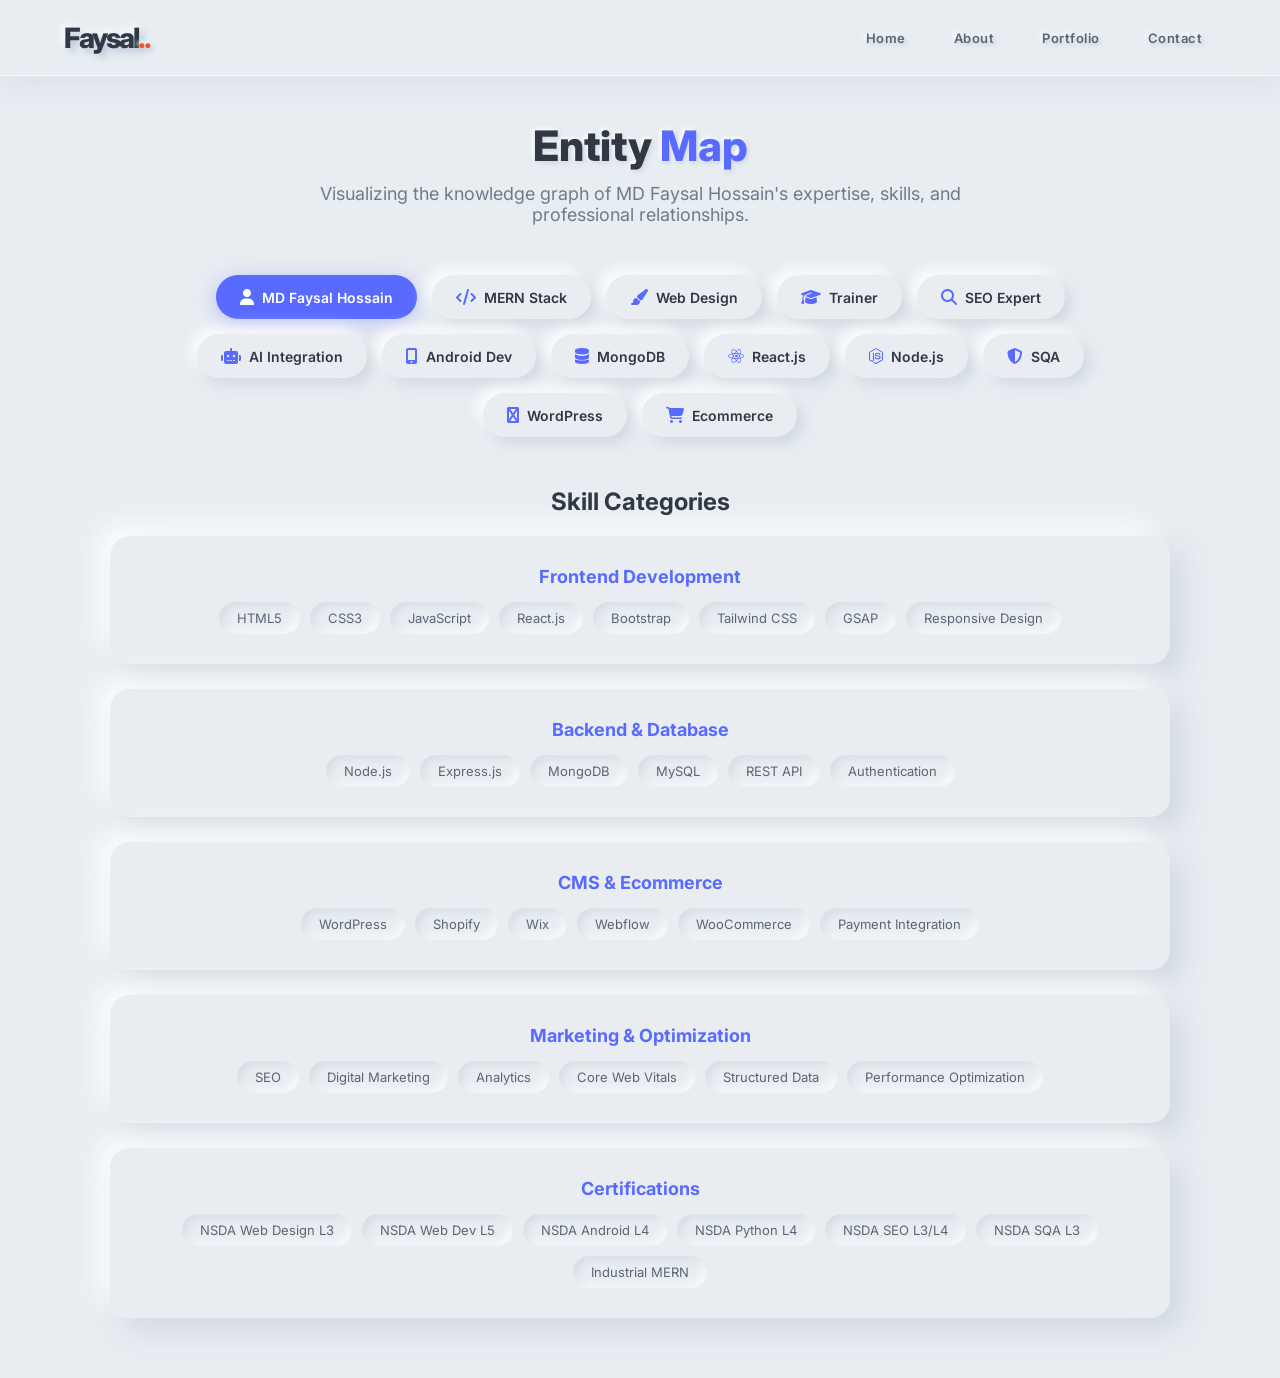
<file: entity-map.html>
<!doctype html><html lang="en"><head><meta charset="UTF-8" /><meta name="viewport" content="width=device-width, initial-scale=1.0" /><title>Entity Map | MD Faysal Hossain</title><meta name="description" content="Entity map showing the knowledge graph and semantic relationships of MD Faysal Hossain's expertise and portfolio." /><link rel="preconnect" href="https://fonts.googleapis.com" /><link rel="preconnect" href="https://fonts.gstatic.com" crossorigin /><link href="https://fonts.googleapis.com/css2?family=Inter:wght@300;400;500;600;700;800&display=swap" rel="stylesheet" /><link rel="stylesheet" href="https://cdnjs.cloudflare.com/ajax/libs/font-awesome/6.5.0/css/all.min.css" /><link rel="stylesheet" href="style.css" /><script type="application/ld+json"> { "@context": "https://schema.org", "@type": "Person", "name": "MD Faysal Hossain", "alternateName": "FaysalByte", "url": "https://faysalbyte.github.io/portfolio/", "jobTitle": "MERN Stack Developer & Web Design Trainer", "knowsAbout": [ "MERN Stack Development", "React.js", "Node.js", "MongoDB", "Express.js", "Tailwind CSS", "Bootstrap", "WordPress", "Shopify", "SEO", "Digital Marketing", "Web Design", "Full Stack Development", "Android Development", "Kotlin", "Python Development", "Software Quality Assurance", "Ecommerce Development", "CMS Development" ], "hasCredential": [ { "@type": "EducationalOccupationalCredential", "credentialCategory": "NSDA Level-3 Web Design & Development", "recognizedBy": { "@type": "Organization", "name": "National Skills Development Authority (NSDA)" } }, { "@type": "EducationalOccupationalCredential", "credentialCategory": "NSDA Level-4 Android App Development with Kotlin", "recognizedBy": { "@type": "Organization", "name": "National Skills Development Authority (NSDA)" } }, { "@type": "EducationalOccupationalCredential", "credentialCategory": "NSDA Level-4 Web Application Development with Python", "recognizedBy": { "@type": "Organization", "name": "National Skills Development Authority (NSDA)" } }, { "@type": "EducationalOccupationalCredential", "credentialCategory": "Industrial MERN Stack Certification", "recognizedBy": { "@type": "Organization", "name": "Daffodil International Professional Training Institute" } } ], "worksFor": { "@type": "Organization", "name": "Freelance" } } </script><style> .entity-page { max-width: 1100px; margin: 120px auto 60px; padding: 0 20px; } .entity-header { text-align: center; margin-bottom: 50px; } .entity-header h1 { font-size: 42px; font-weight: 800; color: #303844; margin-bottom: 12px; text-shadow: 2px 2px 4px rgba(163, 174, 190, 0.35), -2px -2px 4px rgba(255, 255, 255, 0.9); } .entity-header p { color: #707b89; font-size: 18px; max-width: 650px; margin: 0 auto; } .entity-map { display: flex; flex-wrap: wrap; justify-content: center; gap: 15px; max-width: 900px; margin: 0 auto; } .entity-node { background: #e9edf2; border-radius: 50px; padding: 12px 24px; box-shadow: 6px 6px 14px rgba(163, 174, 190, 0.35), -6px -6px 14px rgba(255, 255, 255, 0.92); font-size: 14px; font-weight: 600; color: #303844; transition: 0.3s ease; display: inline-flex; align-items: center; gap: 8px; } .entity-node:hover { transform: translateY(-3px); box-shadow: 8px 8px 20px rgba(163, 174, 190, 0.4), -8px -8px 20px rgba(255, 255, 255, 0.95); color: #596bff; } .entity-node .icon { color: #596bff; font-size: 16px; } .entity-node.center { background: #596bff; color: #fff; box-shadow: 0 4px 20px rgba(89, 107, 255, 0.35); } .entity-node.center:hover { background: #4a5ce6; color: #fff; } .entity-node.center .icon { color: #fff; } .entity-section { margin-top: 50px; } .entity-section h2 { font-size: 24px; font-weight: 700; color: #303844; margin-bottom: 20px; text-align: center; } .entity-category { display: flex; flex-wrap: wrap; gap: 12px; justify-content: center; } .entity-group { background: #e9edf2; border-radius: 20px; padding: 30px; box-shadow: 12px 12px 28px rgba(163, 174, 190, 0.35), -12px -12px 28px rgba(255, 255, 255, 0.92); margin-bottom: 25px; } .entity-group h3 { font-size: 18px; font-weight: 700; color: #596bff; margin-bottom: 15px; text-align: center; } .entity-tags { display: flex; flex-wrap: wrap; gap: 10px; justify-content: center; } .entity-tag { background: #e9edf2; border-radius: 30px; padding: 8px 18px; box-shadow: inset 3px 3px 8px rgba(163, 174, 190, 0.3), inset -3px -3px 8px rgba(255, 255, 255, 0.9); font-size: 13px; color: #5a6674; } @media (max-width: 640px) { .entity-header h1 { font-size: 30px; } .entity-node { font-size: 12px; padding: 10px 18px; } .entity-group { padding: 20px; } } </style></head><body><nav class="navbar" aria-label="Main navigation"><a class="brand" href="index.html" aria-label="Faysal home">Faysal<span class="brand-dots" aria-hidden="true">..</span></a><div class="nav-links" aria-label="Primary navigation"><a href="index.html">Home</a><a href="skills.html">About</a><a href="portfolio.html">Portfolio</a><a href="contact.html">Contact</a></div><button type="button" class="menu-button" id="menuButton" aria-label="Open navigation menu" aria-expanded="false" aria-controls="mobileMenu"><span aria-hidden="true"></span><span aria-hidden="true"></span><span aria-hidden="true"></span></button></nav><main class="entity-page"><div class="entity-header"><h1>Entity <span style="color: #596bff;">Map</span></h1><p>Visualizing the knowledge graph of MD Faysal Hossain's expertise, skills, and professional relationships.</p></div><div class="entity-map"><span class="entity-node center"><span class="icon"><i class="fas fa-user" aria-hidden="true"></i></span> MD Faysal Hossain</span><span class="entity-node"><span class="icon"><i class="fas fa-code" aria-hidden="true"></i></span> MERN Stack</span><span class="entity-node"><span class="icon"><i class="fas fa-paint-brush" aria-hidden="true"></i></span> Web Design</span><span class="entity-node"><span class="icon"><i class="fas fa-graduation-cap" aria-hidden="true"></i></span> Trainer</span><span class="entity-node"><span class="icon"><i class="fas fa-search" aria-hidden="true"></i></span> SEO Expert</span><span class="entity-node"><span class="icon"><i class="fas fa-robot" aria-hidden="true"></i></span> AI Integration</span><span class="entity-node"><span class="icon"><i class="fas fa-mobile-alt" aria-hidden="true"></i></span> Android Dev</span><span class="entity-node"><span class="icon"><i class="fas fa-database" aria-hidden="true"></i></span> MongoDB</span><span class="entity-node"><span class="icon"><i class="fab fa-react" aria-hidden="true"></i></span> React.js</span><span class="entity-node"><span class="icon"><i class="fab fa-node-js" aria-hidden="true"></i></span> Node.js</span><span class="entity-node"><span class="icon"><i class="fas fa-shield-alt" aria-hidden="true"></i></span> SQA</span><span class="entity-node"><span class="icon"><i class="fas fa-wordpress" aria-hidden="true"></i></span> WordPress</span><span class="entity-node"><span class="icon"><i class="fas fa-shopping-cart" aria-hidden="true"></i></span> Ecommerce</span></div><div class="entity-section"><h2>Skill Categories</h2><div class="entity-group"><h3>Frontend Development</h3><div class="entity-tags"><span class="entity-tag">HTML5</span><span class="entity-tag">CSS3</span><span class="entity-tag">JavaScript</span><span class="entity-tag">React.js</span><span class="entity-tag">Bootstrap</span><span class="entity-tag">Tailwind CSS</span><span class="entity-tag">GSAP</span><span class="entity-tag">Responsive Design</span></div></div><div class="entity-group"><h3>Backend &amp; Database</h3><div class="entity-tags"><span class="entity-tag">Node.js</span><span class="entity-tag">Express.js</span><span class="entity-tag">MongoDB</span><span class="entity-tag">MySQL</span><span class="entity-tag">REST API</span><span class="entity-tag">Authentication</span></div></div><div class="entity-group"><h3>CMS &amp; Ecommerce</h3><div class="entity-tags"><span class="entity-tag">WordPress</span><span class="entity-tag">Shopify</span><span class="entity-tag">Wix</span><span class="entity-tag">Webflow</span><span class="entity-tag">WooCommerce</span><span class="entity-tag">Payment Integration</span></div></div><div class="entity-group"><h3>Marketing &amp; Optimization</h3><div class="entity-tags"><span class="entity-tag">SEO</span><span class="entity-tag">Digital Marketing</span><span class="entity-tag">Analytics</span><span class="entity-tag">Core Web Vitals</span><span class="entity-tag">Structured Data</span><span class="entity-tag">Performance Optimization</span></div></div><div class="entity-group"><h3>Certifications</h3><div class="entity-tags"><span class="entity-tag">NSDA Web Design L3</span><span class="entity-tag">NSDA Web Dev L5</span><span class="entity-tag">NSDA Android L4</span><span class="entity-tag">NSDA Python L4</span><span class="entity-tag">NSDA SEO L3/L4</span><span class="entity-tag">NSDA SQA L3</span><span class="entity-tag">Industrial MERN</span></div></div></div></main><script src="script.js"></script></body></html>
</file>
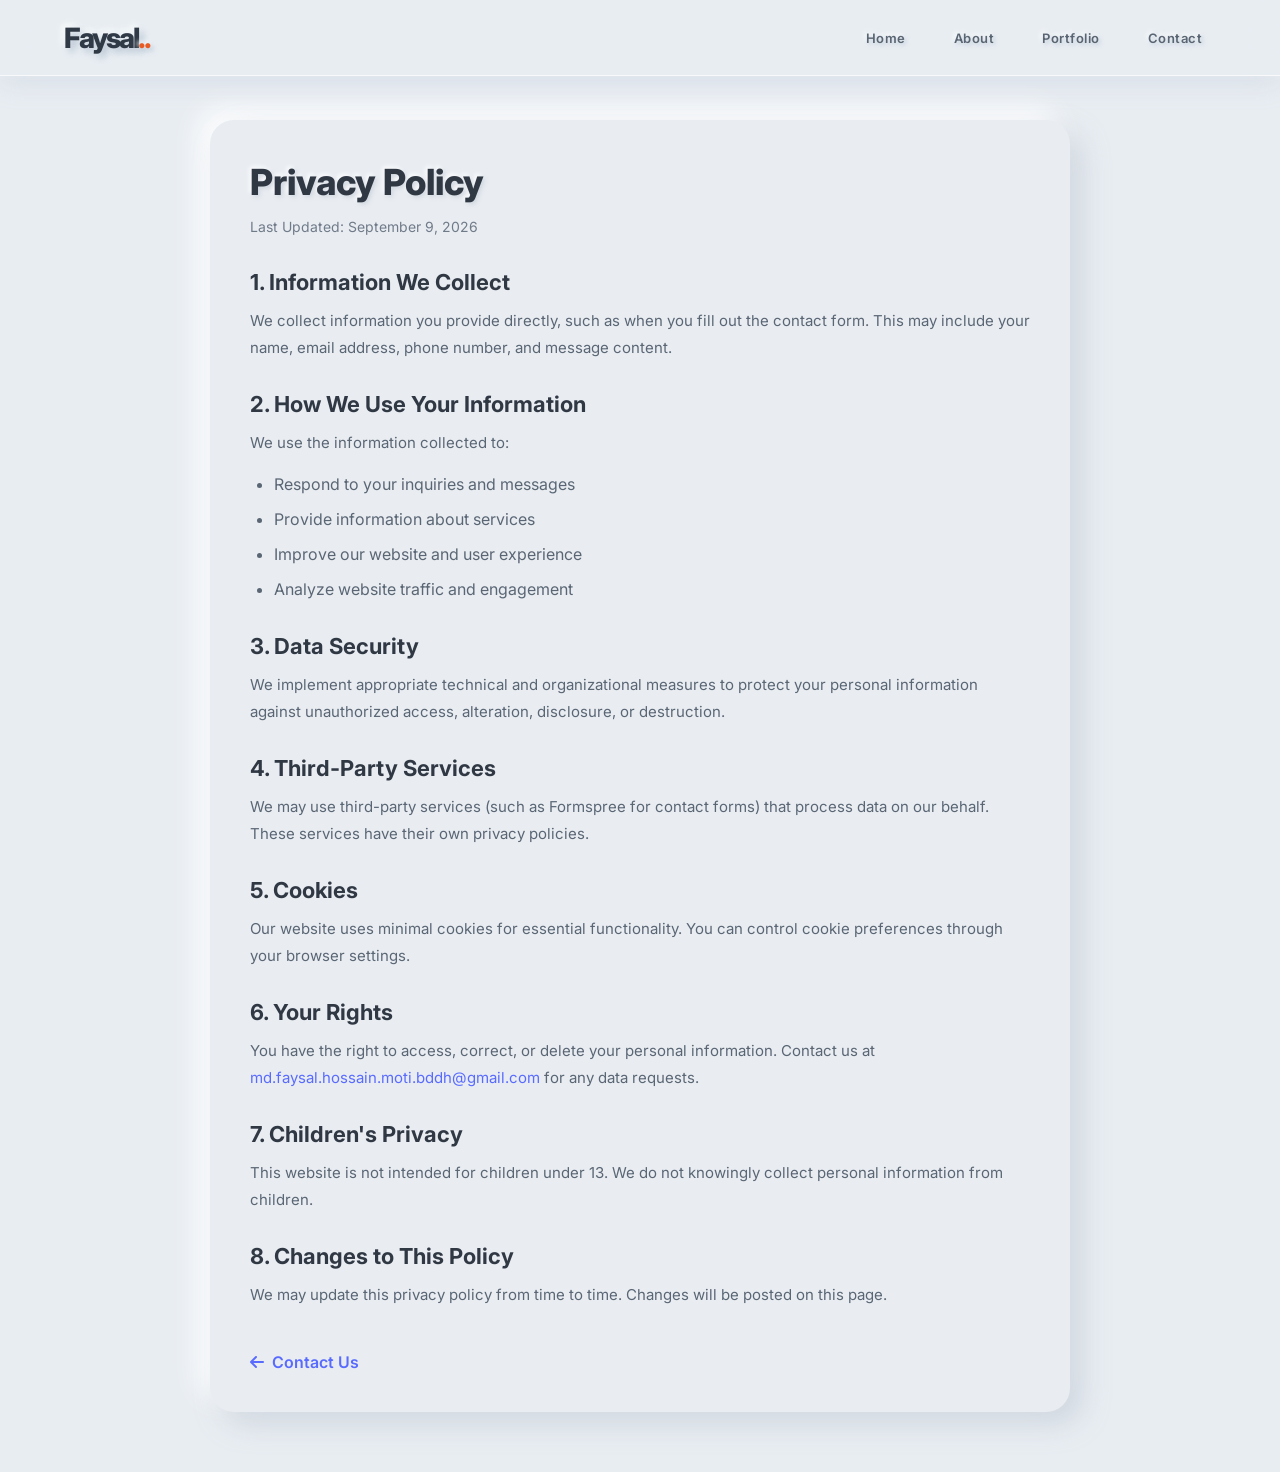
<file: privacy.html>
<!doctype html><html lang="en"><head><meta charset="UTF-8" /><meta name="viewport" content="width=device-width, initial-scale=1.0" /><title>Privacy Policy | MD Faysal Hossain</title><meta name="description" content="Privacy Policy for MD Faysal Hossain - MERN Stack Developer Portfolio. Learn how your data is collected and protected." /><link rel="preconnect" href="https://fonts.googleapis.com" /><link rel="preconnect" href="https://fonts.gstatic.com" crossorigin /><link href="https://fonts.googleapis.com/css2?family=Inter:wght@300;400;500;600;700;800&display=swap" rel="stylesheet" /><link rel="stylesheet" href="https://cdnjs.cloudflare.com/ajax/libs/font-awesome/6.5.0/css/all.min.css" /><link rel="stylesheet" href="style.css" /><style> .legal-page { max-width: 900px; margin: 120px auto 60px; padding: 0 20px; } .legal-page h1 { font-size: 36px; font-weight: 800; color: #303844; margin-bottom: 10px; text-shadow: 2px 2px 4px rgba(163, 174, 190, 0.35), -2px -2px 4px rgba(255, 255, 255, 0.9); } .legal-page .last-updated { color: #707b89; font-size: 14px; margin-bottom: 30px; } .legal-page h2 { font-size: 22px; font-weight: 700; color: #303844; margin: 30px 0 12px; } .legal-page p { color: #5a6674; line-height: 1.8; margin-bottom: 14px; font-size: 15px; } .legal-page ul { color: #5a6674; line-height: 1.8; padding-left: 24px; margin-bottom: 14px; } .legal-page ul li { margin-bottom: 6px; } .legal-back { display: inline-flex; align-items: center; gap: 8px; color: #596bff; font-weight: 600; text-decoration: none; margin-top: 30px; transition: 0.3s ease; } .legal-back:hover { color: #4a5ce6; transform: translateX(-4px); } .legal-card { background: #e9edf2; border-radius: 24px; padding: 40px; box-shadow: 12px 12px 28px rgba(163, 174, 190, 0.35), -12px -12px 28px rgba(255, 255, 255, 0.92); } @media (max-width: 640px) { .legal-page { margin-top: 100px; } .legal-page h1 { font-size: 28px; } .legal-card { padding: 24px; } .legal-page h2 { font-size: 19px; } } </style></head><body><nav class="navbar" aria-label="Main navigation"><a class="brand" href="index.html" aria-label="Faysal home">Faysal<span class="brand-dots" aria-hidden="true">..</span></a><div class="nav-links" aria-label="Primary navigation"><a href="index.html">Home</a><a href="skills.html">About</a><a href="portfolio.html">Portfolio</a><a href="contact.html">Contact</a></div><button type="button" class="menu-button" id="menuButton" aria-label="Open navigation menu" aria-expanded="false" aria-controls="mobileMenu"><span aria-hidden="true"></span><span aria-hidden="true"></span><span aria-hidden="true"></span></button></nav><main class="legal-page"><div class="legal-card"><h1>Privacy Policy</h1><p class="last-updated">Last Updated: September 9, 2026</p><h2>1. Information We Collect</h2><p>We collect information you provide directly, such as when you fill out the contact form. This may include your name, email address, phone number, and message content.</p><h2>2. How We Use Your Information</h2><p>We use the information collected to:</p><ul><li>Respond to your inquiries and messages</li><li>Provide information about services</li><li>Improve our website and user experience</li><li>Analyze website traffic and engagement</li></ul><h2>3. Data Security</h2><p>We implement appropriate technical and organizational measures to protect your personal information against unauthorized access, alteration, disclosure, or destruction.</p><h2>4. Third-Party Services</h2><p>We may use third-party services (such as Formspree for contact forms) that process data on our behalf. These services have their own privacy policies.</p><h2>5. Cookies</h2><p>Our website uses minimal cookies for essential functionality. You can control cookie preferences through your browser settings.</p><h2>6. Your Rights</h2><p>You have the right to access, correct, or delete your personal information. Contact us at <a href="mailto:md.faysal.hossain.moti.bddh@gmail.com" style="color: #596bff;">md.faysal.hossain.moti.bddh@gmail.com</a> for any data requests.</p><h2>7. Children's Privacy</h2><p>This website is not intended for children under 13. We do not knowingly collect personal information from children.</p><h2>8. Changes to This Policy</h2><p>We may update this privacy policy from time to time. Changes will be posted on this page.</p><a href="contact.html" class="legal-back"><i class="fas fa-arrow-left" aria-hidden="true"></i> Contact Us</a></div></main><script src="script.js"></script></body></html>
</file>
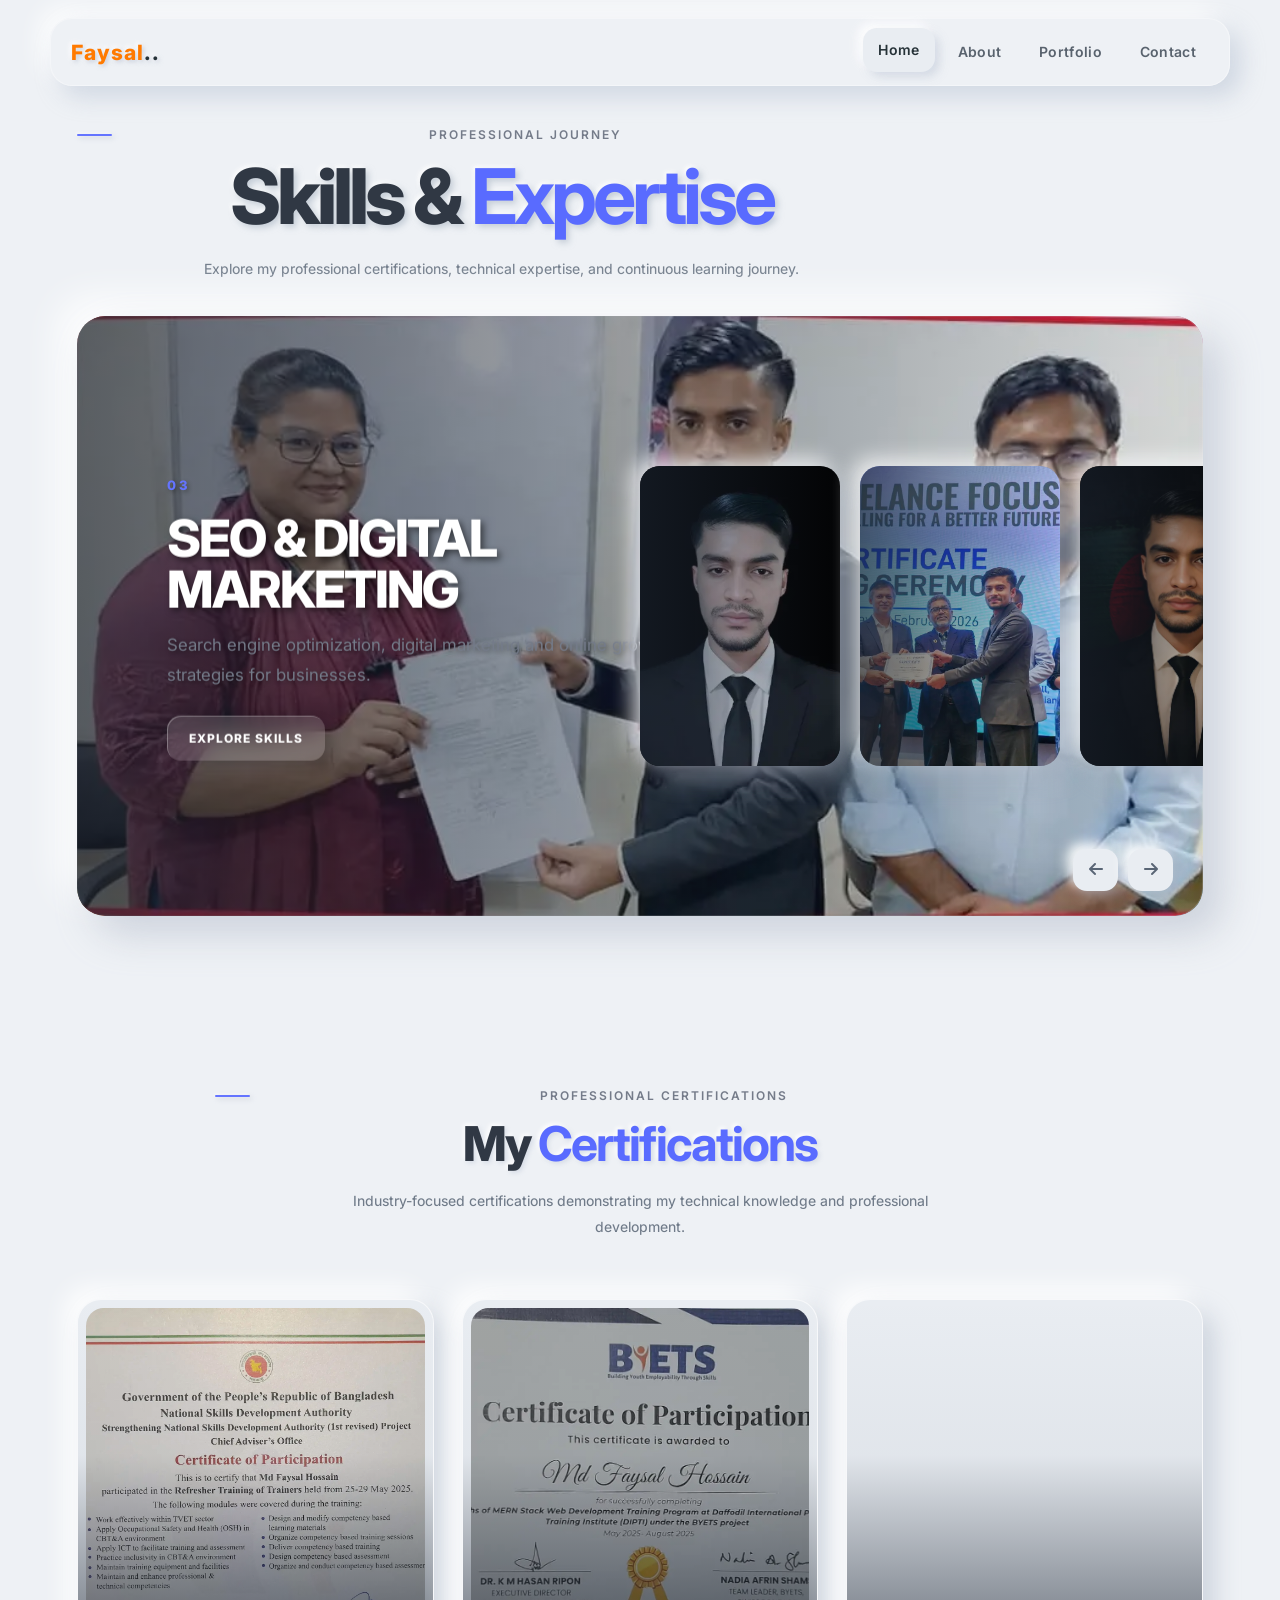
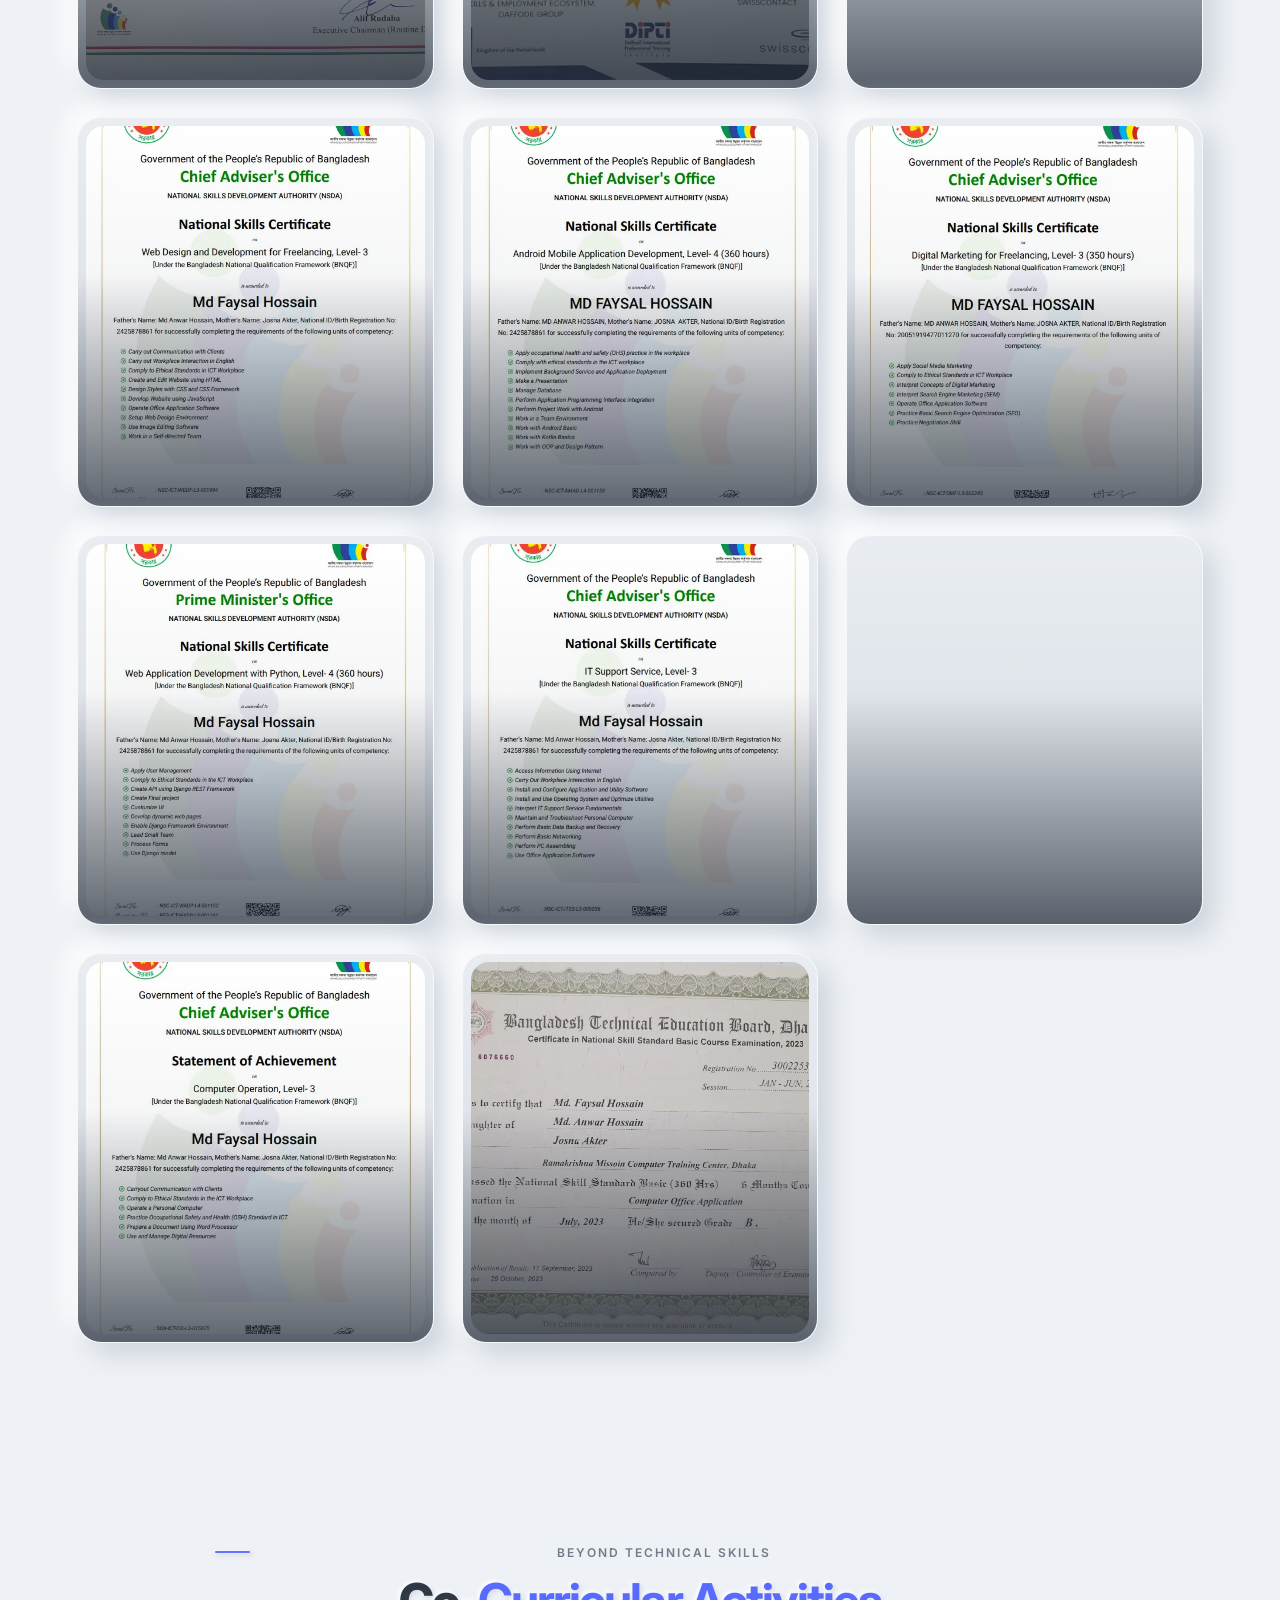
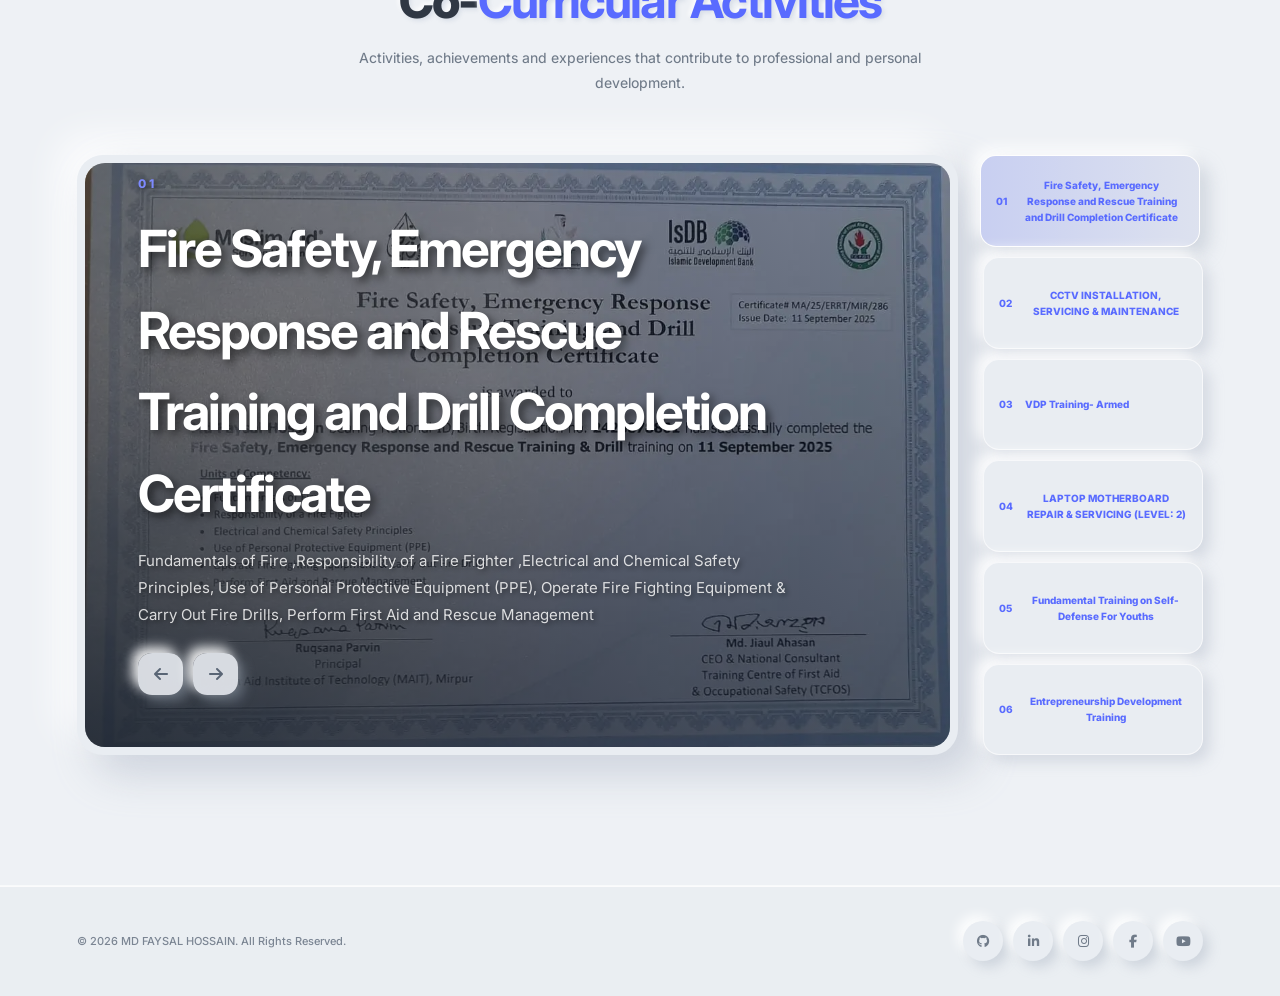
<file: skills.html>
<!doctype html><html lang="en"><head><meta charset="UTF-8" /><meta name="viewport" content="width=device-width, initial-scale=1.0" /><title>MD Faysal Hossain | MERN Stack Developer Skills & Expertise</title><meta name="description" content="MD Faysal Hossain is a Certified MERN Stack Developer, Web Designer, SEO Expert, and NSDA Certified Trainer. Specializing in React.js, Node.js, MongoDB, Ecommerce, CMS, and SEO. Available for remote projects in USA, UK, Canada, Australia & Europe." /><meta name="author" content="MD Faysal Hossain" /><meta name="robots" content="index, follow" /><meta name="googlebot" content="index, follow" /><meta name="theme-color" content="#0d47a1" /><link rel="canonical" href="https://faysalbyte.github.io/portfolio/skills" /><meta name="keywords" content="MERN Stack Developer, Web Designer, Web Developer, SEO Expert, Freelance Developer, React.js, Node.js, MongoDB, Express.js, Tailwind CSS, Bootstrap, WordPress, Shopify, Wix, Ecommerce Developer, CMS Developer, Digital Marketing, NSDA Certified, Dhaka, Bangladesh, Remote Developer, USA, UK, Canada, Australia, Europe, Skills, Expertise" /><meta property="og:type" content="website" /><meta property="og:title" content="MD Faysal Hossain | MERN Stack Developer Skills & Expertise" /><meta property="og:description" content="Certified MERN Stack Developer specializing in React.js, Node.js, MongoDB, Express.js, Ecommerce, CMS, SEO, and Digital Marketing. Available for remote freelance projects worldwide." /><meta property="og:url" content="https://faysalbyte.github.io/portfolio/skills" /><meta property="og:image" content="https://faysalbyte.github.io/portfolio/profile.jpg" /><meta property="og:image:alt" content="MD Faysal Hossain - MERN Stack Developer Skills" /><meta property="og:image:width" content="1200" /><meta property="og:image:height" content="630" /><meta property="og:site_name" content="MD Faysal Hossain | Portfolio" /><meta property="og:locale" content="en_US" /><meta name="twitter:card" content="summary_large_image" /><meta name="twitter:title" content="MD Faysal Hossain | MERN Stack Developer Skills & Expertise" /><meta name="twitter:description" content="Certified MERN Stack Developer specializing in React.js, Node.js, MongoDB, Express.js, Ecommerce, CMS, SEO, and Digital Marketing. Available for remote freelance projects worldwide." /><meta name="twitter:image" content="https://faysalbyte.github.io/portfolio/profile.jpg" /><meta name="twitter:site" content="@faysalbyte" /><meta name="twitter:creator" content="@faysalbyte" /><script type="application/ld+json"> { "@context": "https://schema.org", "@type": "Person", "name": "MD Faysal Hossain", "alternateName": "FaysalByte", "url": "https://faysalbyte.github.io/portfolio/", "image": "https://faysalbyte.github.io/portfolio/profile.jpg", "jobTitle": "MERN Stack Developer & Web Design Trainer", "description": "Certified MERN Stack Developer, Web Designer, SEO Expert, and NSDA Certified Trainer specializing in React.js, Node.js, MongoDB, Express.js, Ecommerce, CMS, SEO, and Digital Marketing. Available for remote freelance projects in USA, UK, Canada, Australia, and Europe.", "knowsAbout": [ "MERN Stack Development", "React.js", "Node.js", "MongoDB", "Express.js", "Tailwind CSS", "Bootstrap", "WordPress", "Shopify", "Wix", "Ecommerce Development", "CMS Development", "SEO", "Digital Marketing", "Web Design", "Web Development", "Full Stack Development", "Frontend Development", "Backend Development", "API Development", "Responsive Web Design", "UI/UX Design", "Python Development", "Android Development", "Kotlin" ], "hasCredential": [ { "@type": "EducationalOccupationalCredential", "credentialCategory": "NSDA Level-3 Web Design & Development", "recognizedBy": { "@type": "Organization", "name": "National Skills Development Authority (NSDA)" } }, { "@type": "EducationalOccupationalCredential", "credentialCategory": "NSDA Level-3 Web Design", "recognizedBy": { "@type": "Organization", "name": "National Skills Development Authority (NSDA)" } }, { "@type": "EducationalOccupationalCredential", "credentialCategory": "NSDA Level-5 Web Design & Development for Freelancing", "recognizedBy": { "@type": "Organization", "name": "National Skills Development Authority (NSDA)" } }, { "@type": "EducationalOccupationalCredential", "credentialCategory": "NSDA Level-4 Android App Development with Kotlin", "recognizedBy": { "@type": "Organization", "name": "National Skills Development Authority (NSDA)" } }, { "@type": "EducationalOccupationalCredential", "credentialCategory": "NSDA Level-4 Web Application Development with Python", "recognizedBy": { "@type": "Organization", "name": "National Skills Development Authority (NSDA)" } }, { "@type": "EducationalOccupationalCredential", "credentialCategory": "NSDA Level-3 Digital Marketing for Freelancing (SEO)", "recognizedBy": { "@type": "Organization", "name": "National Skills Development Authority (NSDA)" } }, { "@type": "EducationalOccupationalCredential", "credentialCategory": "NSDA Level-4 Digital Marketing for Freelancing (SEO)", "recognizedBy": { "@type": "Organization", "name": "National Skills Development Authority (NSDA)" } }, { "@type": "EducationalOccupationalCredential", "credentialCategory": "NSDA Level-3 Software Quality Assurance (SQA)", "recognizedBy": { "@type": "Organization", "name": "National Skills Development Authority (NSDA)" } }, { "@type": "EducationalOccupationalCredential", "credentialCategory": "NSDA Level-3 IT Support Service", "recognizedBy": { "@type": "Organization", "name": "National Skills Development Authority (NSDA)" } }, { "@type": "EducationalOccupationalCredential", "credentialCategory": "Industrial MERN Stack Certification", "recognizedBy": { "@type": "Organization", "name": "Daffodil International Professional Training Institute" } } ], "address": { "@type": "PostalAddress", "addressLocality": "Dhaka", "addressCountry": "Bangladesh" }, "sameAs": [ "https://bd.linkedin.com/in/faysalbyte", "https://github.com/faysalbyte", "https://x.com/faysalbyte", "https://www.facebook.com/faysalbyte", "https://www.instagram.com/faysalbyte/", "https://www.youtube.com/@md.faysal.hossain", "https://www.pinterest.com/faysalbyte/", "https://www.tiktok.com/@faysalbyte", "https://share.google/W5Fhmr1ncuTILC7j5" ], "worksFor": { "@type": "Organization", "name": "Freelance" } } </script><script type="application/ld+json"> { "@context": "https://schema.org", "@type": "ProfessionalService", "name": "MD Faysal Hossain - MERN Stack Developer", "url": "https://faysalbyte.github.io/portfolio/", "logo": "https://faysalbyte.github.io/portfolio/profile.jpg", "image": "https://faysalbyte.github.io/portfolio/profile.jpg", "description": "Certified MERN Stack Developer, Web Designer, SEO Expert, and NSDA Certified Trainer offering web development, ecommerce, CMS, SEO, and training services. Available for remote projects in USA, UK, Canada, Australia, and Europe.", "address": { "@type": "PostalAddress", "addressLocality": "Dhaka", "addressCountry": "Bangladesh" }, "priceRange": "$$", "telephone": "+8801595530901", "email": "hello@faysalbyte.github.io", "openingHours": "Mo-Su 00:00-23:59", "sameAs": [ "https://bd.linkedin.com/in/faysalbyte", "https://github.com/faysalbyte", "https://x.com/faysalbyte", "https://www.facebook.com/faysalbyte", "https://www.instagram.com/faysalbyte/", "https://www.youtube.com/@md.faysal.hossain", "https://www.pinterest.com/faysalbyte/", "https://www.tiktok.com/@faysalbyte", "https://share.google/W5Fhmr1ncuTILC7j5" ], "hasOfferCatalog": { "@type": "OfferCatalog", "name": "Web Development Services", "itemListElement": [ { "@type": "Offer", "itemOffered": { "@type": "Service", "name": "MERN Stack Development", "description": "Full-stack web development using MongoDB, Express.js, React.js, and Node.js" } }, { "@type": "Offer", "itemOffered": { "@type": "Service", "name": "Ecommerce Development", "description": "Custom ecommerce platforms with Shopify, WooCommerce, and payment gateway integration" } }, { "@type": "Offer", "itemOffered": { "@type": "Service", "name": "CMS Development", "description": "Custom WordPress, Wix, and Shopify CMS solutions" } }, { "@type": "Offer", "itemOffered": { "@type": "Service", "name": "SEO Optimization", "description": "On-page SEO, technical SEO, and digital marketing strategies" } }, { "@type": "Offer", "itemOffered": { "@type": "Service", "name": "Web Design & Development Training", "description": "NSDA certified training for web design and development" } } ] } } </script><script type="application/ld+json"> { "@context": "https://schema.org", "@type": "WebSite", "name": "MD Faysal Hossain | MERN Stack Developer Portfolio", "url": "https://faysalbyte.github.io/portfolio/", "description": "Portfolio of MD Faysal Hossain - Certified MERN Stack Developer, Web Designer, SEO Expert, and NSDA Certified Trainer.", "author": { "@type": "Person", "name": "MD Faysal Hossain" }, "about": { "@type": "Thing", "name": "MERN Stack Development", "description": "Full-stack web development using MongoDB, Express.js, React.js, and Node.js" } } </script><meta name="citation_title" content="MD Faysal Hossain - MERN Stack Developer Skills & Expertise" /><meta name="citation_author" content="MD Faysal Hossain" /><meta name="citation_publication_date" content="2026-09-09" /><meta name="citation_online_date" content="2026-09-09" /><meta name="citation_keywords" content="MERN Stack, React.js, Node.js, MongoDB, Express.js, Web Development, Ecommerce, CMS, SEO, Digital Marketing, Skills, Expertise" /><link rel="shortcut icon" href="https://faysalbyte.github.io/portfolio/profile.jpg" type="image/x-icon" /><link rel="icon" type="image/png" sizes="32x32" href="https://faysalbyte.github.io/portfolio/profile.jpg" /><link rel="icon" type="image/png" sizes="16x16" href="https://faysalbyte.github.io/portfolio/profile.jpg" /><link rel="apple-touch-icon" href="https://faysalbyte.github.io/portfolio/profile.jpg" /><link rel="stylesheet" href="https://use.fontawesome.com/releases/v5.6.3/css/all.css" integrity="sha384-UHRtZLI+pbxtHCWp1t77Bi1L4ZtiqrqD80Kn4Z8NTSRyMA2Fd33n5dQ8lWUE00s/" crossorigin="anonymous" /><link rel="stylesheet" href="https://cdnjs.cloudflare.com/ajax/libs/font-awesome/6.4.0/css/all.min.css" /><link rel="preconnect" href="https://fonts.googleapis.com" /><link rel="preconnect" href="https://fonts.gstatic.com" crossorigin /><link href="https://fonts.googleapis.com/css2?family=Inter:wght@300;400;500;600;700;800&display=swap" rel="stylesheet" /><link rel="stylesheet" href="skills.css" /><link rel="stylesheet" href="contact.css" /></head><body><nav class="navbar" aria-label="Main navigation"><a class="brand" href="index.html" aria-label="Faysal home"><span class="brand-name">Faysal</span <span class="brand-dots" aria-hidden="true">..</span></a><div class="nav-links" aria-label="Primary navigation"><a href="index.html" class="active" aria-current="page">Home</a><a href="skills.html">About</a><a href="portfolio.html">Portfolio</a><a href="contact.html">Contact</a></div><button type="button" class="menu-button" id="menuButton" aria-label="Open navigation menu" aria-expanded="false" aria-controls="mobileMenu"><span aria-hidden="true"></span><span aria-hidden="true"></span><span aria-hidden="true"></span></button></nav><div class="mobile-menu" id="mobileMenu" aria-label="Mobile navigation" aria-hidden="true"><a href="index.html" class="active" aria-current="page">Home</a><a href="skills.html">About</a><a href="portfolio.html">Portfolio</a><a href="contact.html">Contact</a></div><main><section class="skills-hero" aria-labelledby="skills-title"><div class="section-heading"><div class="intro-line"><span aria-hidden="true"></span><p>Professional Journey</p></div><h1 id="skills-title">Skills &amp; <strong>Expertise</strong></h1><p> Explore my professional certifications, technical expertise, and continuous learning journey. </p></div><div class="hero-carousel" aria-label="Professional skills carousel" aria-roledescription="carousel"><div class="hero-slide"><article class="hero-item personal-wave-card" style=" background-image: url(&quot;./personal-img/md-faysal-hossain-python-certificate-image.webp&quot;); " aria-label="Web Application Development with Python Level 4"><div class="hero-content"><span class="hero-number">01</span><h2>Web Application Development with Python Level-4</h2><p> Professional web application development using Python and modern development practices. </p><a href="./personal-img/Certificate_Md%20Faysal%20Hossain-python.pdf" target="_blank" rel="noopener noreferrer" class="hero-btn" aria-label="Explore Python web application development certificate"> Explore Skills </a></div></article><article class="hero-item" style=" background-image: url(&quot;./personal-img/web-design-md-faysal-hossain.webp&quot;); " aria-label="Web Design and Development"><div class="hero-content"><span class="hero-number">02</span><h2>Web Design &amp; Development</h2><p> Responsive, modern and user-focused websites designed for businesses, brands and freelancers. </p><a href="./personal-img/Certificate_Md%20Faysal%20Hossain-web-design.pdf" target="_blank" rel="noopener noreferrer" class="hero-btn" aria-label="Explore Web Design and Development certificate"> Explore Skills </a></div></article><article class="hero-item" style=" background-image: url(&quot;./personal-img/md-faysal-hossain.webp&quot;); " aria-label="SEO and Digital Marketing"><div class="hero-content"><span class="hero-number">03</span><h2>SEO &amp; Digital Marketing</h2><p> Search engine optimization, digital marketing and online growth strategies for businesses. </p><a href="./personal-img/Certificate_MD%20FAYSAL%20HOSSAIN-digital.pdf" target="_blank" rel="noopener noreferrer" class="hero-btn" aria-label="Explore SEO and Digital Marketing certificate"> Explore Skills </a></div></article><article class="hero-item" style=" background-image: url(&quot;./personal-img/md-faysal-hossain-android.webp&quot;); " aria-label="Android Development with Kotlin Level 4"><div class="hero-content"><span class="hero-number">04</span><h2>Android Development with Kotlin Level-4</h2><p> Android application development using Kotlin with modern development practices. </p><a href="./personal-img/Certificate_MD%20FAYSAL%20HOSSAIN-Android.pdf" target="_blank" rel="noopener noreferrer" class="hero-btn" aria-label="Explore Android Development certificate"> Explore Skills </a></div></article><article class="hero-item" style=" background-image: url(&quot;./personal-img/MD-Faysal-Hossain-LinkedIn.webp&quot;); " aria-label="Software Quality Assurance"><div class="hero-content"><span class="hero-number">05</span><h2>Software Quality Assurance</h2><p> Software testing, quality assurance and reliable software development practices. </p><a href="./personal-img/ICT_Division_Freelance_Focus.webp" target="_blank" rel="noopener noreferrer" class="hero-btn" aria-label="Explore Software Quality Assurance certificate"> Explore Skills </a></div></article><article class="hero-item" style=" background-image: url(&quot;./personal-img/md-faysal-hossain-trainer.webp&quot;); " aria-label="Freelancing and Training"><div class="hero-content"><span class="hero-number">06</span><h2>Freelancing &amp; Training</h2><p> Practical freelancing training focused on real-world digital skills and career development. </p><a href="#certificates" class="hero-btn" aria-label="View professional certifications"> Explore Skills </a></div></article></div><div class="hero-buttons" aria-label="Skills carousel controls"><button class="hero-prev" type="button" aria-label="Previous skill"><i class="fa-solid fa-arrow-left" aria-hidden="true"></i></button><button class="hero-next" type="button" aria-label="Next skill"><i class="fa-solid fa-arrow-right" aria-hidden="true"></i></button></div></div></section><section class="certificates-section" id="certificates" aria-labelledby="certificates-title"><div class="section-heading center"><div class="intro-line"><span aria-hidden="true"></span><p>Professional Certifications</p></div><h2 id="certificates-title">My <strong>Certifications</strong></h2><p> Industry-focused certifications demonstrating my technical knowledge and professional development. </p></div><div class="certificate-grid"><article class="certificate-card"><div class="certificate-image"><img src="./personal-img/Refresher-Training-of-Trainers.webp" alt="Refresher Training of Trainers certificate" loading="lazy" decoding="async" /></div><div class="certificate-overlay"><div><span class="certificate-tag">CERTIFICATION 01</span><h3>Refresher Training of Trainers</h3><p> Work effectively within the TVET sector, apply occupational safety and health standards, use ICT for training and assessment, design competency-based learning materials, deliver competency-based training, and conduct competency-based assessment. </p></div><a href="./personal-img/Refresher-Training-of-Trainers.webp" target="_blank" rel="noopener noreferrer" class="certificate-btn" aria-label="View Refresher Training of Trainers certificate"> View Certificate <i class="fa-solid fa-arrow-up-right-from-square" aria-hidden="true"></i></a></div></article><article class="certificate-card"><div class="certificate-image"><img src="./personal-img/mern.webp" alt="MERN Stack Development certificate" loading="lazy" decoding="async" /></div><div class="certificate-overlay"><div><span class="certificate-tag">CERTIFICATION 02</span><h3>MERN Stack Development</h3><p> Professional certification demonstrating full-stack development skills using MongoDB, Express.js, React.js and Node.js. </p></div><a href="./personal-img/mern.webp" target="_blank" rel="noopener noreferrer" class="certificate-btn" aria-label="View MERN Stack Development certificate"> View Certificate <i class="fa-solid fa-arrow-up-right-from-square" aria-hidden="true"></i></a></div></article><article class="certificate-card"><div class="certificate-image"><img src="./personal-img/Web-design.webp" alt="Web Design Level 3 certificate" loading="lazy" decoding="async" /></div><div class="certificate-overlay"><div><span class="certificate-tag">CERTIFICATION 03</span><h3>Web Design Level-3</h3><p> Certification focused on modern web design, responsive layouts and user-friendly interfaces. </p></div><a href="./personal-img/Certificate_Md%20Faysal%20Hossain-webdesign.pdf" target="_blank" rel="noopener noreferrer" class="certificate-btn" aria-label="View Web Design Level 3 certificate"> View Certificate <i class="fa-solid fa-arrow-up-right-from-square" aria-hidden="true"></i></a></div></article><article class="certificate-card"><div class="certificate-image"><img src="./personal-img/web-design-development.webp" alt="Web Development certificate" loading="lazy" decoding="async" /></div><div class="certificate-overlay"><div><span class="certificate-tag">CERTIFICATION 04</span><h3>Web Development</h3><p> Professional training and certification in modern website and web application development. </p></div><a href="./personal-img/Certificate_Md%20Faysal%20Hossain-web-design.pdf" target="_blank" rel="noopener noreferrer" class="certificate-btn" aria-label="View Web Development certificate"> View Certificate <i class="fa-solid fa-arrow-up-right-from-square" aria-hidden="true"></i></a></div></article><article class="certificate-card"><div class="certificate-image"><img src="./personal-img/Android-app-development.webp" alt="Android Development certificate" loading="lazy" decoding="async" /></div><div class="certificate-overlay"><div><span class="certificate-tag">CERTIFICATION 05</span><h3>Android Development</h3><p> Android application development certification with a focus on Kotlin and modern mobile apps. </p></div><a href="./personal-img/Certificate_MD%20FAYSAL%20HOSSAIN-Android.pdf" target="_blank" rel="noopener noreferrer" class="certificate-btn" aria-label="View Android Development certificate"> View Certificate <i class="fa-solid fa-arrow-up-right-from-square" aria-hidden="true"></i></a></div></article><article class="certificate-card"><div class="certificate-image"><img src="./personal-img/digital-marketing.webp" alt="SEO and Digital Marketing certificate" loading="lazy" decoding="async" /></div><div class="certificate-overlay"><div><span class="certificate-tag">CERTIFICATION 06</span><h3>SEO &amp; Digital Marketing</h3><p> Certification in SEO, search visibility, digital marketing and online growth strategies. </p></div><a href="./personal-img/digital-marketing.webp" target="_blank" rel="noopener noreferrer" class="certificate-btn" aria-label="View SEO and Digital Marketing certificate"> View Certificate <i class="fa-solid fa-arrow-up-right-from-square" aria-hidden="true"></i></a></div></article><article class="certificate-card"><div class="certificate-image"><img src="./personal-img/python.webp" alt="Web Application Development with Python Level 4 certificate" loading="lazy" decoding="async" /></div><div class="certificate-overlay"><div><span class="certificate-tag">CERTIFICATION 07</span><h3>Web Application Development with Python Level-4</h3><p> Professional certification focused on web application development using Python. </p></div><a href="./personal-img/Certificate_Md%20Faysal%20Hossain-python.pdf" target="_blank" rel="noopener noreferrer" class="certificate-btn" aria-label="View Python web application development certificate"> View Certificate <i class="fa-solid fa-arrow-up-right-from-square" aria-hidden="true"></i></a></div></article><article class="certificate-card"><div class="certificate-image"><img src="./personal-img/IT-Support.webp" alt="IT Support Service Level 3 certificate" loading="lazy" decoding="async" /></div><div class="certificate-overlay"><div><span class="certificate-tag">CERTIFICATION 08</span><h3>IT Support Service Level-3</h3><p> IT support fundamentals, operating systems, application software, PC assembly, networking, troubleshooting, backup and recovery. </p></div><a href="./personal-img/Certificate_Md%20Faysal%20Hossain-It-Support.pdf" target="_blank" rel="noopener noreferrer" class="certificate-btn" aria-label="View IT Support Service Level 3 certificate"> View Certificate <i class="fa-solid fa-arrow-up-right-from-square" aria-hidden="true"></i></a></div></article><article class="certificate-card"><div class="certificate-image"><img src="./personal-img/Graphic-design.webp" alt="Graphic Design for Freelancing Level 3 certificate" loading="lazy" decoding="async" /></div><div class="certificate-overlay"><div><span class="certificate-tag">CERTIFICATION 09</span><h3>Graphic Design for Freelancing Level-3</h3><p> Graphic design training focused on Adobe Photoshop and Adobe Illustrator for freelancing. </p></div><a href="./personal-img/Certificate_Md%20Faysal%20Hossain-graphic-design.pdf" target="_blank" rel="noopener noreferrer" class="certificate-btn" aria-label="View Graphic Design for Freelancing certificate"> View Certificate <i class="fa-solid fa-arrow-up-right-from-square" aria-hidden="true"></i></a></div></article><article class="certificate-card"><div class="certificate-image"><img src="./personal-img/Computer-operation.webp" alt="Computer Operation Level 3 certificate" loading="lazy" decoding="async" /></div><div class="certificate-overlay"><div><span class="certificate-tag">CERTIFICATION 10</span><h3>Computer Operation Level-3</h3><p> Computer operation, workplace communication, occupational safety, word processing and digital resource management. </p></div><a href="./personal-img/Certificate_Md%20Faysal%20Hossain-Computer-operation.pdf" target="_blank" rel="noopener noreferrer" class="certificate-btn" aria-label="View Computer Operation Level 3 certificate"> View Certificate <i class="fa-solid fa-arrow-up-right-from-square" aria-hidden="true"></i></a></div></article><article class="certificate-card"><div class="certificate-image"><img src="./personal-img/Computer-office-application.webp" alt="Computer Office Application certificate" loading="lazy" decoding="async" /></div><div class="certificate-overlay"><div><span class="certificate-tag">CERTIFICATION 11</span><h3>Computer Office Application</h3><p> Professional certification demonstrating computer and office application skills. </p></div><a href="./personal-img/Computer-office-application.webp" target="_blank" rel="noopener noreferrer" class="certificate-btn" aria-label="View Computer Office Application certificate"> View Certificate <i class="fa-solid fa-arrow-up-right-from-square" aria-hidden="true"></i></a></div></article></div></section><section class="cocurricular-section" aria-labelledby="activities-title"><div class="section-heading center"><div class="intro-line"><span aria-hidden="true"></span><p>Beyond Technical Skills</p></div><h2 id="activities-title"> Co-<strong>Curricular Activities</strong></h2><p> Activities, achievements and experiences that contribute to professional and personal development. </p></div><div class="activity-carousel" aria-label="Co-curricular activities carousel" aria-roledescription="carousel"><div class="activity-main"><div class="activity-background" role="img" aria-label="Current co-curricular activity"></div><div class="activity-overlay" aria-hidden="true"></div><div class="activity-content"><span class="activity-number">01</span><h3 class="activity-title"> Fire Safety, Emergency Response and Rescue Training and Drill Completion Certificate </h3><p class="activity-text"></p><div class="activity-actions" aria-label="Activity carousel controls"><button class="activity-prev" type="button" aria-label="Previous activity"><i class="fa-solid fa-arrow-left" aria-hidden="true"></i></button><button class="activity-next" type="button" aria-label="Next activity"><i class="fa-solid fa-arrow-right" aria-hidden="true"></i></button></div></div></div><div class="activity-side" aria-label="Select activity"><button class="activity-box active" type="button" aria-label="Show Fire Safety activity" aria-pressed="true"><span class="activity-progress" aria-hidden="true"></span><span class="activity-box-content"><span>01</span><span>Fire Safety, Emergency Response and Rescue Training and Drill Completion Certificate</span></span></button><button class="activity-box" type="button" aria-label="Show CCTV Installation activity" aria-pressed="false"><span class="activity-progress" aria-hidden="true"></span><span class="activity-box-content"><span>02</span><span>CCTV INSTALLATION, SERVICING &amp; MAINTENANCE</span></span></button><button class="activity-box" type="button" aria-label="Show VDP Training activity" aria-pressed="false"><span class="activity-progress" aria-hidden="true"></span><span class="activity-box-content"><span>03</span><span>VDP Training- Armed</span></span></button><button class="activity-box" type="button" aria-label="Show Laptop Motherboard Repair activity" aria-pressed="false"><span class="activity-progress" aria-hidden="true"></span><span class="activity-box-content"><span>04</span><span>LAPTOP MOTHERBOARD REPAIR &amp; SERVICING (LEVEL: 2)</span></span></button><button class="activity-box" type="button" aria-label="Show Self Defense Training activity" aria-pressed="false"><span class="activity-progress" aria-hidden="true"></span><span class="activity-box-content"><span>05</span><span>Fundamental Training on Self-Defense For Youths</span></span></button><button class="activity-box" type="button" aria-label="Show Entrepreneurship Training activity" aria-pressed="false"><span class="activity-progress" aria-hidden="true"></span><span class="activity-box-content"><span>06</span><span>Entrepreneurship Development Training</span></span></button></div></div></section></main><footer><div class="footer-content"><p>© 2026 MD FAYSAL HOSSAIN. All Rights Reserved.</p><nav class="socials" aria-label="Social media links"><a href="https://github.com/faysalbyte" target="_blank" rel="noopener noreferrer" aria-label="GitHub"><i class="fa-brands fa-github" aria-hidden="true"></i></a><a href="https://www.linkedin.com/in/faysalbyte" target="_blank" rel="noopener noreferrer" aria-label="LinkedIn"><i class="fa-brands fa-linkedin-in" aria-hidden="true"></i></a><a href="https://www.instagram.com/faysalbyte" target="_blank" rel="noopener noreferrer" aria-label="Instagram"><i class="fa-brands fa-instagram" aria-hidden="true"></i></a><a href="https://www.facebook.com/faysalbyte" target="_blank" rel="noopener noreferrer" aria-label="Facebook"><i class="fa-brands fa-facebook-f" aria-hidden="true"></i></a><a href="https://www.youtube.com/@md.faysal.hossain" target="_blank" rel="noopener noreferrer" aria-label="YouTube"><i class="fa-brands fa-youtube" aria-hidden="true"></i></a></nav></div></footer><script src="skills.js" defer></script><script src="contact.js" defer></script></body></html>
</file>
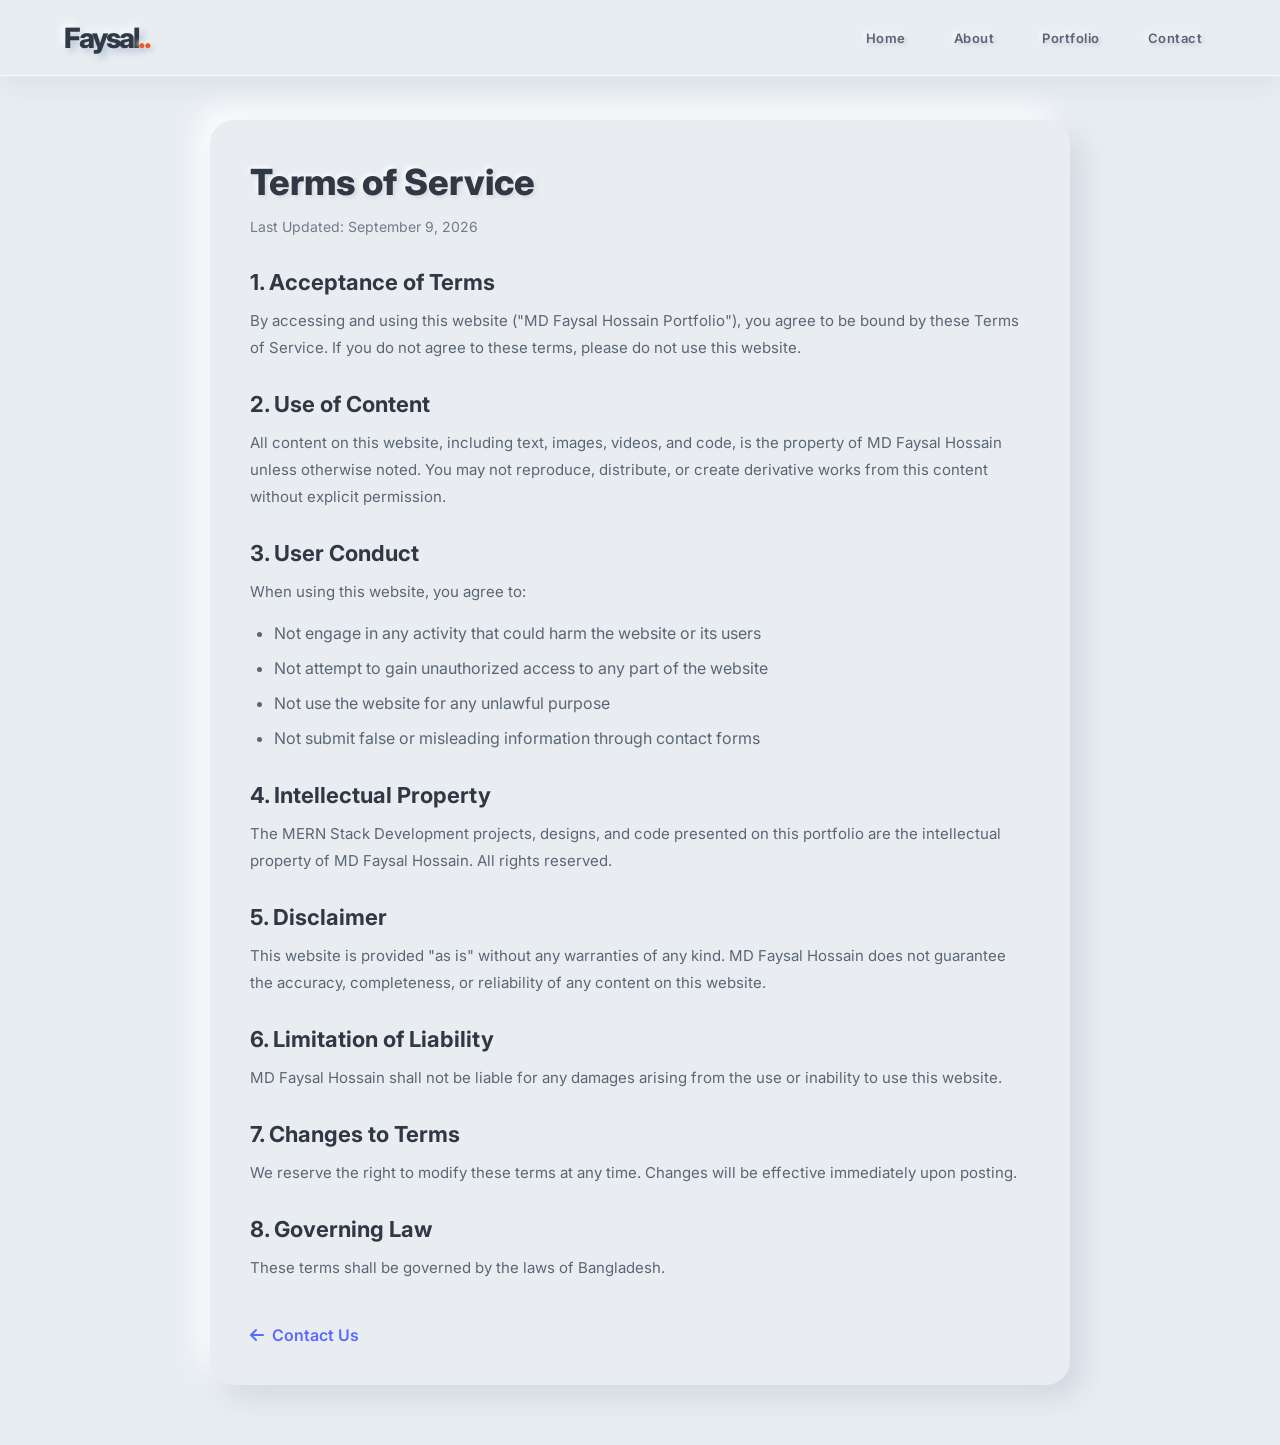
<file: terms.html>
<!doctype html><html lang="en"><head><meta charset="UTF-8" /><meta name="viewport" content="width=device-width, initial-scale=1.0" /><title>Terms of Service | MD Faysal Hossain</title><meta name="description" content="Terms of Service for MD Faysal Hossain - MERN Stack Developer Portfolio. Read the terms and conditions for using this website." /><link rel="preconnect" href="https://fonts.googleapis.com" /><link rel="preconnect" href="https://fonts.gstatic.com" crossorigin /><link href="https://fonts.googleapis.com/css2?family=Inter:wght@300;400;500;600;700;800&display=swap" rel="stylesheet" /><link rel="stylesheet" href="https://cdnjs.cloudflare.com/ajax/libs/font-awesome/6.5.0/css/all.min.css" /><link rel="stylesheet" href="style.css" /><style> .legal-page { max-width: 900px; margin: 120px auto 60px; padding: 0 20px; } .legal-page h1 { font-size: 36px; font-weight: 800; color: #303844; margin-bottom: 10px; text-shadow: 2px 2px 4px rgba(163, 174, 190, 0.35), -2px -2px 4px rgba(255, 255, 255, 0.9); } .legal-page .last-updated { color: #707b89; font-size: 14px; margin-bottom: 30px; } .legal-page h2 { font-size: 22px; font-weight: 700; color: #303844; margin: 30px 0 12px; } .legal-page p { color: #5a6674; line-height: 1.8; margin-bottom: 14px; font-size: 15px; } .legal-page ul { color: #5a6674; line-height: 1.8; padding-left: 24px; margin-bottom: 14px; } .legal-page ul li { margin-bottom: 6px; } .legal-back { display: inline-flex; align-items: center; gap: 8px; color: #596bff; font-weight: 600; text-decoration: none; margin-top: 30px; transition: 0.3s ease; } .legal-back:hover { color: #4a5ce6; transform: translateX(-4px); } .legal-card { background: #e9edf2; border-radius: 24px; padding: 40px; box-shadow: 12px 12px 28px rgba(163, 174, 190, 0.35), -12px -12px 28px rgba(255, 255, 255, 0.92); } @media (max-width: 640px) { .legal-page { margin-top: 100px; } .legal-page h1 { font-size: 28px; } .legal-card { padding: 24px; } .legal-page h2 { font-size: 19px; } } </style></head><body><nav class="navbar" aria-label="Main navigation"><a class="brand" href="index.html" aria-label="Faysal home">Faysal<span class="brand-dots" aria-hidden="true">..</span></a><div class="nav-links" aria-label="Primary navigation"><a href="index.html">Home</a><a href="skills.html">About</a><a href="portfolio.html">Portfolio</a><a href="contact.html">Contact</a></div><button type="button" class="menu-button" id="menuButton" aria-label="Open navigation menu" aria-expanded="false" aria-controls="mobileMenu"><span aria-hidden="true"></span><span aria-hidden="true"></span><span aria-hidden="true"></span></button></nav><main class="legal-page"><div class="legal-card"><h1>Terms of Service</h1><p class="last-updated">Last Updated: September 9, 2026</p><h2>1. Acceptance of Terms</h2><p>By accessing and using this website ("MD Faysal Hossain Portfolio"), you agree to be bound by these Terms of Service. If you do not agree to these terms, please do not use this website.</p><h2>2. Use of Content</h2><p>All content on this website, including text, images, videos, and code, is the property of MD Faysal Hossain unless otherwise noted. You may not reproduce, distribute, or create derivative works from this content without explicit permission.</p><h2>3. User Conduct</h2><p>When using this website, you agree to:</p><ul><li>Not engage in any activity that could harm the website or its users</li><li>Not attempt to gain unauthorized access to any part of the website</li><li>Not use the website for any unlawful purpose</li><li>Not submit false or misleading information through contact forms</li></ul><h2>4. Intellectual Property</h2><p>The MERN Stack Development projects, designs, and code presented on this portfolio are the intellectual property of MD Faysal Hossain. All rights reserved.</p><h2>5. Disclaimer</h2><p>This website is provided "as is" without any warranties of any kind. MD Faysal Hossain does not guarantee the accuracy, completeness, or reliability of any content on this website.</p><h2>6. Limitation of Liability</h2><p>MD Faysal Hossain shall not be liable for any damages arising from the use or inability to use this website.</p><h2>7. Changes to Terms</h2><p>We reserve the right to modify these terms at any time. Changes will be effective immediately upon posting.</p><h2>8. Governing Law</h2><p>These terms shall be governed by the laws of Bangladesh.</p><a href="contact.html" class="legal-back"><i class="fas fa-arrow-left" aria-hidden="true"></i> Contact Us</a></div></main><script src="script.js"></script></body></html>
</file>
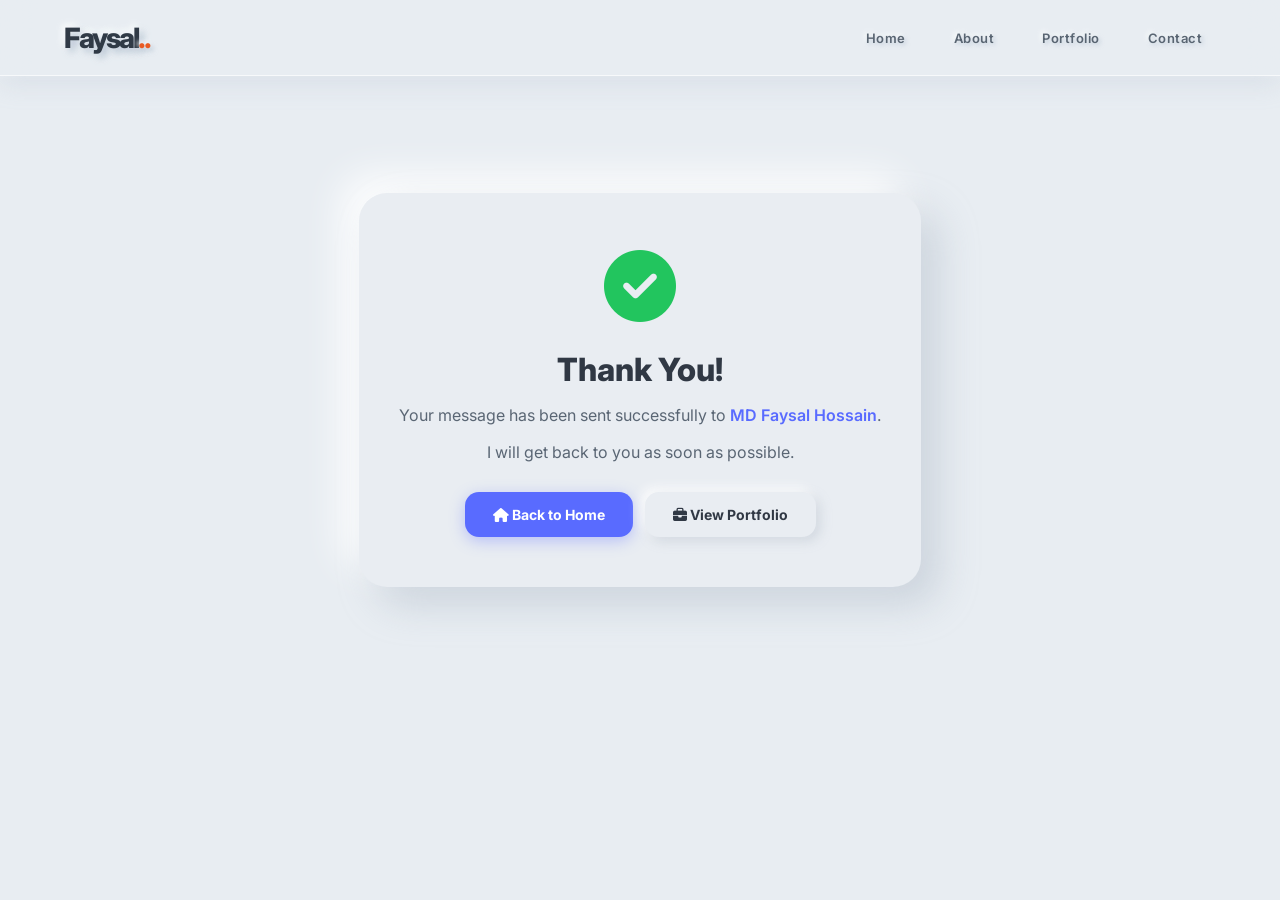
<file: thank-you.html>
<!doctype html><html lang="en"><head><meta charset="UTF-8" /><meta name="viewport" content="width=device-width, initial-scale=1.0" /><title>Thank You | MD Faysal Hossain</title><meta name="description" content="Thank you for contacting MD Faysal Hossain. Your message has been received and will be responded to shortly." /><meta name="robots" content="noindex" /><link rel="preconnect" href="https://fonts.googleapis.com" /><link rel="preconnect" href="https://fonts.gstatic.com" crossorigin /><link href="https://fonts.googleapis.com/css2?family=Inter:wght@300;400;500;600;700;800&display=swap" rel="stylesheet" /><link rel="stylesheet" href="https://cdnjs.cloudflare.com/ajax/libs/font-awesome/6.5.0/css/all.min.css" /><link rel="stylesheet" href="style.css" /><style> .thankyou-page { min-height: 80vh; display: flex; align-items: center; justify-content: center; padding: 120px 20px 60px; } .thankyou-card { background: #e9edf2; border-radius: 28px; padding: 50px 40px; max-width: 650px; text-align: center; box-shadow: 18px 18px 38px rgba(163, 174, 190, 0.4), -18px -18px 38px rgba(255, 255, 255, 0.92); } .thankyou-icon { font-size: 72px; color: #22c55e; margin-bottom: 20px; animation: popIn 0.6s ease; } @keyframes popIn { 0% { transform: scale(0) rotate(-30deg); opacity: 0; } 60% { transform: scale(1.2) rotate(5deg); } 100% { transform: scale(1) rotate(0); opacity: 1; } } .thankyou-card h1 { font-size: 32px; font-weight: 800; color: #303844; margin-bottom: 12px; } .thankyou-card p { color: #5a6674; font-size: 16px; line-height: 1.8; margin-bottom: 8px; } .thankyou-card .highlight { color: #596bff; font-weight: 600; } .thankyou-actions { display: flex; gap: 12px; justify-content: center; flex-wrap: wrap; margin-top: 25px; } .thankyou-btn { display: inline-block; padding: 14px 28px; border-radius: 14px; font-weight: 700; font-size: 14px; text-decoration: none; transition: all 0.3s ease; } .thankyou-btn.primary { background: #596bff; color: #fff; box-shadow: 0 4px 15px rgba(89, 107, 255, 0.35); } .thankyou-btn.primary:hover { background: #4a5ce6; transform: translateY(-2px); } .thankyou-btn.secondary { background: #e9edf2; color: #303844; box-shadow: 4px 4px 12px rgba(163, 174, 190, 0.35), -4px -4px 12px rgba(255, 255, 255, 0.9); } .thankyou-btn.secondary:hover { transform: translateY(-2px); } @media (max-width: 480px) { .thankyou-card { padding: 30px 20px; } .thankyou-card h1 { font-size: 26px; } .thankyou-icon { font-size: 52px; } } </style></head><body><nav class="navbar" aria-label="Main navigation"><a class="brand" href="index.html" aria-label="Faysal home">Faysal<span class="brand-dots" aria-hidden="true">..</span></a><div class="nav-links" aria-label="Primary navigation"><a href="index.html">Home</a><a href="skills.html">About</a><a href="portfolio.html">Portfolio</a><a href="contact.html">Contact</a></div><button type="button" class="menu-button" id="menuButton" aria-label="Open navigation menu" aria-expanded="false" aria-controls="mobileMenu"><span aria-hidden="true"></span><span aria-hidden="true"></span><span aria-hidden="true"></span></button></nav><main class="thankyou-page"><div class="thankyou-card"><div class="thankyou-icon"><i class="fas fa-check-circle" aria-hidden="true"></i></div><h1>Thank You!</h1><p>Your message has been sent successfully to <span class="highlight">MD Faysal Hossain</span>.</p><p>I will get back to you as soon as possible.</p><div class="thankyou-actions"><a href="index.html" class="thankyou-btn primary"><i class="fas fa-home" aria-hidden="true"></i> Back to Home</a><a href="portfolio.html" class="thankyou-btn secondary"><i class="fas fa-briefcase" aria-hidden="true"></i> View Portfolio</a></div></div></main><script src="script.js"></script></body></html>
</file>
<file: style.css>
*{box-sizing:border-box;margin:0;padding:0}html{scroll-behavior:smooth}body,html{overflow-x:hidden}body{background:#e8edf2;color:#303a46;font-family:Inter,sans-serif;min-height:100vh;min-height:100dvh}img{display:block;max-width:100%}a{color:inherit;text-decoration:none}button{cursor:pointer;font-family:inherit}.background{background:radial-gradient(circle at 75% 45%,rgba(255,112,67,.12),transparent 30%),radial-gradient(circle at 15% 75%,rgba(59,130,246,.08),transparent 30%),#e8edf2;inset:0;overflow:hidden;pointer-events:none;position:fixed;transition:transform .3s ease-out;z-index:-10}.orb{animation:orbFloat 10s ease-in-out infinite;border-radius:50%;filter:blur(110px);opacity:.14;position:absolute}.orb-one{background:#ff7043;height:400px;right:5%;top:10%;width:400px}.orb-two{animation-delay:-4s;background:#8b5cf6;bottom:0;height:320px;left:0;width:320px}@keyframes orbFloat{0%,to{transform:translateZ(0)}50%{transform:translate3d(40px,-50px,0)}}.stars{animation:starsMove 35s linear infinite;background-image:radial-gradient(circle,rgba(70,82,95,.4) 1px,transparent 0);background-size:80px 80px;inset:0;opacity:.14;position:absolute}@keyframes starsMove{0%{transform:translateY(0)}to{transform:translateY(-80px)}}.navbar{align-items:center;backdrop-filter:blur(16px);-webkit-backdrop-filter:blur(16px);background:rgba(232,237,242,.88);border-bottom:1px solid hsla(0,0%,100%,.65);box-shadow:0 8px 24px rgba(163,177,198,.22),0 -2px 8px hsla(0,0%,100%,.5);display:flex;height:76px;justify-content:space-between;left:0;padding:0 clamp(18px,5vw,80px);position:fixed;top:0;width:100%;z-index:100}.brand{color:#303a46;font-size:clamp(23px,3vw,28px);font-weight:800;letter-spacing:-2px;text-shadow:4px 4px 7px rgba(163,177,198,.72),-3px -3px 6px hsla(0,0%,100%,.98);transition:transform .25s ease,text-shadow .25s ease;white-space:nowrap}.brand:active{text-shadow:inset 2px 2px 4px rgba(163,177,198,.65),-1px -1px 2px hsla(0,0%,100%,.9);transform:translateY(2px)}.brand span{color:#e95b24;text-shadow:3px 3px 5px rgba(163,177,198,.6),-2px -2px 4px hsla(0,0%,100%,.98)}.nav-links{align-items:center;display:flex;gap:clamp(10px,2vw,20px)}.nav-links a{border-radius:12px;color:#596572;font-size:13px;font-weight:600;letter-spacing:.5px;padding:10px 14px;position:relative;text-shadow:2px 2px 4px rgba(163,177,198,.55),-2px -2px 4px hsla(0,0%,100%,.98);transition:color .3s ease,transform .25s ease,box-shadow .25s ease,background .25s ease}.nav-links a.active,.nav-links a:hover{background:#e8edf2;box-shadow:6px 6px 12px rgba(163,177,198,.48),-6px -6px 12px hsla(0,0%,100%,.98);color:#303a46;transform:translateY(-2px)}.nav-links a:active{box-shadow:inset 5px 5px 10px rgba(163,177,198,.5),inset -5px -5px 10px hsla(0,0%,100%,.98);transform:translateY(2px)}.nav-links a:after{background:#e95b24;border-radius:10px;bottom:4px;content:"";height:2px;left:50%;position:absolute;transform:translateX(-50%);transition:width .3s ease;width:0}.nav-links a.active:after,.nav-links a:hover:after{width:45%}.menu-button{align-items:center;background:#e8edf2;border:1px solid hsla(0,0%,100%,.75);border-radius:13px;box-shadow:6px 6px 12px rgba(163,177,198,.5),-6px -6px 12px hsla(0,0%,100%,.98);display:none;flex-direction:column;gap:5px;height:44px;justify-content:center;transition:transform .2s ease,box-shadow .2s ease;width:44px}.menu-button:active{box-shadow:inset 5px 5px 10px rgba(163,177,198,.5),inset -5px -5px 10px hsla(0,0%,100%,.98);transform:translateY(2px)}.menu-button span{background:#4d5a67;border-radius:5px;box-shadow:1px 1px 2px rgba(163,177,198,.7),-1px -1px 2px hsla(0,0%,100%,.9);height:2px;transition:.3s ease;width:22px}.mobile-menu{backdrop-filter:blur(20px);-webkit-backdrop-filter:blur(20px);background:rgba(232,237,242,.96);border:1px solid hsla(0,0%,100%,.8);border-radius:18px;box-shadow:12px 12px 25px rgba(163,177,198,.55),-12px -12px 25px hsla(0,0%,100%,.98);display:none;flex-direction:column;gap:6px;left:12px;opacity:0;padding:18px;position:fixed;right:12px;top:88px;transform:translateY(-130%);transition:transform .35s ease,opacity .35s ease;z-index:90}.mobile-menu.open{display:flex;opacity:1;transform:translateY(0)}.mobile-menu a{border-radius:12px;color:#596572;font-size:14px;font-weight:600;padding:14px 12px;text-shadow:2px 2px 4px rgba(163,177,198,.52),-2px -2px 4px hsla(0,0%,100%,.98);transition:transform .2s ease,color .2s ease,box-shadow .2s ease}.mobile-menu a:hover{background:#e8edf2;box-shadow:5px 5px 10px rgba(163,177,198,.42),-5px -5px 10px hsla(0,0%,100%,.98);color:#303a46;transform:translateY(-1px)}.mobile-menu a:active{box-shadow:inset 5px 5px 10px rgba(163,177,198,.42),inset -5px -5px 10px hsla(0,0%,100%,.98);transform:translateY(2px)}.hero{align-items:center;display:grid;gap:clamp(20px,5vw,70px);grid-template-columns:minmax(0,.9fr) minmax(0,1.1fr);min-height:100vh;min-height:100dvh;padding:110px clamp(20px,6vw,100px) 50px;width:100%}.hero,.hero-left{position:relative}.hero-left{min-width:0;z-index:10}.intro-line{align-items:center;color:#687583;display:flex;font-size:13px;font-weight:600;gap:12px;letter-spacing:2px;margin-bottom:18px;text-shadow:2px 2px 4px rgba(163,177,198,.55),-2px -2px 4px hsla(0,0%,100%,.98);text-transform:uppercase}.intro-line span{background:#e95b24;border-radius:10px;box-shadow:2px 2px 4px rgba(163,177,198,.55),-2px -2px 4px hsla(0,0%,100%,.98);flex-shrink:0;height:2px;width:35px}.name{background:none;color:#303a46;font-size:clamp(46px,6.5vw,105px);font-weight:800;letter-spacing:clamp(-4px,-.4vw,-5px);line-height:.95;max-width:100%;-webkit-text-fill-color:initial;text-shadow:8px 8px 14px rgba(163,177,198,.72),4px 4px 8px rgba(163,177,198,.35),-6px -6px 12px #fff,-2px -2px 5px hsla(0,0%,100%,.98)}.name,.profession{margin-bottom:25px}.profession{align-items:flex-start;display:flex;font-size:clamp(19px,2.2vw,32px);font-weight:700;line-height:1.35;max-width:700px;min-height:45px;width:100%}#typing{font-weight:700;letter-spacing:.1px;min-width:0;overflow-wrap:anywhere;text-shadow:4px 4px 7px rgba(163,177,198,.62),-3px -3px 6px hsla(0,0%,100%,.98);word-break:break-word}.cursor{animation:cursorBlink .7s infinite;background:currentColor;box-shadow:2px 2px 4px rgba(163,177,198,.6),-1px -1px 3px hsla(0,0%,100%,.95);height:27px;margin-left:7px;margin-top:4px;min-width:2px;width:2px}@keyframes cursorBlink{0%,45%{opacity:1}46%,to{opacity:0}}.about{color:#626f7c;font-size:15px;font-weight:500;line-height:1.9;margin-bottom:30px;max-width:600px;text-shadow:2px 2px 4px rgba(163,177,198,.5),-2px -2px 4px hsla(0,0%,100%,.98)}.socials{display:flex;flex-wrap:wrap;gap:12px}.socials a{align-items:center;background:#e8edf2;border:1px solid hsla(0,0%,100%,.75);border-radius:50%;box-shadow:6px 6px 12px rgba(163,177,198,.5),-6px -6px 12px hsla(0,0%,100%,.98);display:flex;flex:0 0 44px;height:44px;justify-content:center;transition:transform .3s,border-color .3s,background .3s,box-shadow .3s;width:44px}.socials a:hover{border-color:rgba(233,91,36,.5);box-shadow:9px 9px 17px rgba(163,177,198,.58),-9px -9px 17px #fff;transform:translateY(-5px)}.socials a:active{box-shadow:inset 5px 5px 10px rgba(163,177,198,.48),inset -5px -5px 10px hsla(0,0%,100%,.98);transform:translateY(2px)}.hero-right{min-height:620px;min-width:0;width:100%}.hero-right,.portrait-scene{align-items:center;display:flex;justify-content:center}.portrait-scene{aspect-ratio:1/1;position:relative;transform:translate3d(var(--move-x,0),var(--move-y,0),0);width:min(650px,100%)}.wave-container{animation:radioFloat 5s ease-in-out infinite;height:94%;overflow:visible;width:94%}.wave,.wave-container{background:transparent;border-radius:50%;position:absolute}.wave{border:2px solid;box-shadow:0 0 18px currentColor,inset 0 0 18px currentColor;height:84%;inset:8%;opacity:0;pointer-events:none;transform:scale(.35);width:84%}.wave-one{animation:radioPulse 4s ease-out infinite;color:#ff7043}.wave-two{animation:radioPulse 4s ease-out .9s infinite;color:#f59e0b}.wave-three{animation:radioPulse 4s ease-out 1.8s infinite;color:#8b5cf6}.wave-container:after,.wave-container:before{border:2px solid transparent;border-radius:50%;content:"";inset:15%;pointer-events:none;position:absolute}.wave-container:before{animation:radioPulse 4s ease-out 2.7s infinite;border-color:rgba(59,130,246,.55);box-shadow:0 0 18px rgba(59,130,246,.4),inset 0 0 18px rgba(59,130,246,.18)}.wave-container:after{animation:radioPulse 4s ease-out 3.5s infinite;border-color:rgba(20,184,166,.5);box-shadow:0 0 18px rgba(20,184,166,.35),inset 0 0 18px rgba(20,184,166,.16)}@keyframes radioPulse{0%{opacity:0;transform:scale(.35)}10%{opacity:.85}55%{opacity:.42}to{opacity:0;transform:scale(1.45)}}@keyframes radioFloat{0%,to{transform:translateY(0) scale(1)}50%{transform:translateY(-10px) scale(1.015)}}.wave-glow{animation:radioGlowPulse 4s ease-in-out infinite,radioColorShift 12s linear infinite;background:#ff7043;border-radius:50%;filter:blur(75px);height:60%;inset:20%;opacity:.16;position:absolute;width:60%}@keyframes radioGlowPulse{0%,to{opacity:.08;transform:scale(.75)}50%{opacity:.22;transform:scale(1.15)}}@keyframes radioColorShift{0%{background:#ff7043}20%{background:#f59e0b}40%{background:#8b5cf6}60%{background:#3b82f6}80%{background:#14b8a6}to{background:#ff7043}}.ring{border-radius:50%;pointer-events:none;position:absolute}.ring-one{animation:ringRotate 20s linear infinite;border:1px solid rgba(92,107,122,.16);box-shadow:8px 8px 18px rgba(163,177,198,.32),-8px -8px 18px hsla(0,0%,100%,.7);height:93%;width:93%}.ring-two{animation:ringRotate 15s linear infinite reverse;border:1px solid hsla(0,0%,100%,.8);box-shadow:5px 5px 12px rgba(163,177,198,.2),-5px -5px 12px hsla(0,0%,100%,.8);height:80%;width:80%}@keyframes ringRotate{0%{transform:rotate(0)}to{transform:rotate(1turn)}}.portrait{aspect-ratio:1/1;background:#e8edf2;border:8px solid #e8edf2;border-radius:50%;box-shadow:18px 18px 35px rgba(163,177,198,.7),-18px -18px 35px #fff,inset 5px 5px 12px rgba(163,177,198,.22),inset -5px -5px 12px hsla(0,0%,100%,.95);cursor:pointer;isolation:isolate;overflow:hidden;position:relative;touch-action:manipulation;transition:transform .5s ease,box-shadow .5s ease;width:77%}.portrait:hover{box-shadow:22px 22px 45px rgba(163,177,198,.76),-22px -22px 45px #fff,inset 5px 5px 12px rgba(163,177,198,.2),inset -5px -5px 12px hsla(0,0%,100%,.95);transform:scale(1.025)}.portrait:active{box-shadow:inset 8px 8px 16px rgba(163,177,198,.5),inset -8px -8px 16px hsla(0,0%,100%,.98);transform:scale(.99)}.portrait:focus-visible{outline:3px solid #e95b24;outline-offset:8px}.portrait-image{border-radius:50%;height:100%;inset:0;object-fit:cover;position:absolute;user-select:none;width:100%;-webkit-user-drag:none;pointer-events:none;transition:opacity .25s linear}.image-first{opacity:1;z-index:2}.image-second{opacity:0;z-index:1}.portrait:after{background:linear-gradient(135deg,hsla(0,0%,100%,.14),transparent 35%,rgba(0,0,0,.18));border-radius:50%;box-shadow:inset 0 0 45px rgba(0,0,0,.22);content:"";inset:0;z-index:4}.burn-layer,.portrait:after{pointer-events:none;position:absolute}.burn-layer{inset:-20%;opacity:0;z-index:20}.fire{background:radial-gradient(circle,#fff 0,#fff600 8%,#ffae00 20%,#ff4d00 35%,rgba(255,20,0,.6) 50%,transparent 70%);border-radius:50%;filter:blur(7px);height:180px;mix-blend-mode:screen;position:absolute;transform:scale(0);width:180px}.fire-one{left:0;top:5%}.fire-two{right:0;top:40%}.fire-three{bottom:0;left:35%}.portrait.burning .burn-layer{opacity:1}.portrait.burning .fire-one{animation:burn 1s ease-out forwards}.portrait.burning .fire-two{animation:burn 1.15s ease-out .06s forwards}.portrait.burning .fire-three{animation:burn .95s ease-out .1s forwards}@keyframes burn{0%{opacity:0;transform:scale(0) rotate(0)}15%{opacity:1}50%{opacity:1;transform:scale(2.5) rotate(90deg)}80%{opacity:.9;transform:scale(4) rotate(160deg)}to{opacity:0;transform:scale(5.5) rotate(220deg)}}.particles{inset:0;pointer-events:none;position:absolute;z-index:25}.particle{animation:particleFly 1.05s ease-out forwards;background:#ff7100;border-radius:50%;box-shadow:0 0 10px #ff2600;position:absolute}@keyframes particleFly{0%{opacity:1;transform:translate(0) scale(1)}to{opacity:0;transform:translate(var(--x),var(--y)) scale(0)}}@media (max-width:1050px){.hero{gap:25px;grid-template-columns:1fr 1fr}.hero-right{min-height:auto}.portrait-scene{width:min(520px,100%)}.profession{font-size:22px}.about{font-size:14px}}@media (max-width:800px){.navbar{height:70px;padding:0 18px}.nav-links{display:none}.menu-button{display:flex}.mobile-menu{display:flex;top:82px}.hero{display:flex;flex-direction:column;gap:25px;min-height:auto;padding:105px 20px 35px;text-align:center}.hero-left{width:100%}.intro-line{justify-content:center}.name{font-size:clamp(42px,14vw,72px);letter-spacing:-3px;line-height:.98}.profession{font-size:clamp(18px,5.5vw,27px);justify-content:center;min-height:75px;text-align:center;width:100%}#typing{max-width:calc(100% - 12px)}.about{font-size:14px;line-height:1.8;margin:0 auto 25px;max-width:600px;width:100%}.socials{justify-content:center;margin:auto;max-width:500px}.hero-right{min-height:auto;width:100%}.portrait-scene{aspect-ratio:1/1;width:min(92vw,520px)}.portrait{width:75%}}@media (max-width:480px){.navbar{padding:0 15px}.brand{font-size:23px}.hero{gap:22px;padding:95px 15px 30px}.intro-line{font-size:11px;letter-spacing:1.5px}.intro-line span{width:25px}.name{font-size:clamp(38px,13vw,58px);letter-spacing:-2.5px}.profession{font-size:18px;line-height:1.45;min-height:95px}.cursor{height:23px;margin-top:3px}.about{font-size:13px;line-height:1.8}.socials{gap:8px}.socials a{flex-basis:38px;height:38px;width:38px}.portrait-scene{max-width:430px;width:94vw}.wave-one,.wave-three,.wave-two{border-width:1.5px}}@media (max-width:360px){.hero{padding-left:12px;padding-right:12px}.name{font-size:38px}.profession{font-size:17px}.about{font-size:12.5px}.socials a{flex-basis:35px;height:35px;width:35px}}@media (hover:none){.nav-links a:hover,.portrait:hover,.socials a:hover{transform:none}}@media (prefers-reduced-motion:reduce){:after,:before{animation-duration:.01ms!important;animation-iteration-count:1!important;scroll-behavior:auto!important;transition-duration:.01ms!important}}.linkedin-btn{background:#0a66c2;border-radius:25px;box-shadow:0 2px 4px rgba(0,0,0,.2);color:#fff;display:inline-block;font-family:Arial,sans-serif;font-size:16px;font-weight:600;padding:12px 24px;text-decoration:none;transition:background .3s ease}.linkedin-btn:hover{background:#004182}footer{background:linear-gradient(135deg,#0a1628,#0d47a1);border-top:3px solid hsla(0,0%,100%,.08);color:#fff;margin-top:3rem;padding:3rem 1.5rem}.footer-content{display:grid;gap:2.5rem;grid-template-columns:1fr 1fr 1fr;margin:0 auto;max-width:1200px}.footer-left h3{color:#fff;font-size:1.5rem;font-weight:700;margin-bottom:.5rem}.footer-left p{font-size:.95rem;line-height:1.6;opacity:.85}.footer-left .copyright{font-size:.8rem;margin-top:.8rem;opacity:.6}.footer-center h4,.footer-right h4{color:#fff;font-size:1.1rem;font-weight:600;letter-spacing:.5px;margin-bottom:1rem}.footer-center ul{list-style:none;margin:0;padding:0}.footer-center ul li{margin-bottom:.6rem}.footer-center ul a{color:hsla(0,0%,100%,.75);display:inline-block;font-size:.95rem;text-decoration:none;transition:all .3s ease}.footer-center ul a:hover{color:#fff;transform:translateX(5px)}.social-links{display:flex;flex-wrap:wrap;gap:12px;margin-top:.3rem}.social-icon{align-items:center;background:hsla(0,0%,100%,.1);border:1px solid hsla(0,0%,100%,.08);border-radius:50%;box-shadow:0 2px 8px rgba(0,0,0,.15);color:#fff;display:inline-flex;font-size:1.3rem;height:48px;justify-content:center;text-decoration:none;transition:all .3s ease;width:48px}.social-icon:hover{background:#fff;border-color:#fff;box-shadow:0 6px 20px rgba(13,71,161,.4);color:#0d47a1;transform:translateY(-5px) scale(1.05)}.social-icon:active{transform:scale(.95)}.social-icon.linkedin:hover{background:#0a66c2;border-color:#0a66c2;color:#fff}.social-icon.github:hover{background:#333;border-color:#333;color:#fff}.social-icon.twitter:hover{background:#000;border-color:#000;color:#fff}.social-icon.facebook:hover{background:#1877f2;border-color:#1877f2;color:#fff}.social-icon.instagram:hover{background:#e4405f;border-color:#e4405f;color:#fff}.social-icon.youtube:hover{background:red;border-color:red;color:#fff}.social-icon.pinterest:hover{background:#bd081c;border-color:#bd081c;color:#fff}.social-icon.tiktok:hover{background:#000;border-color:#000;color:#fff}.social-icon:focus-visible{outline:3px solid #fff;outline-offset:3px}@media (max-width:992px){.footer-content{gap:2rem;grid-template-columns:1fr 1fr}}@media (max-width:768px){footer{padding:2rem 1rem}.footer-content{gap:1.8rem;grid-template-columns:1fr;text-align:center}.footer-center ul{align-items:center;display:flex;flex-direction:column}.footer-center ul a:hover{transform:none}.social-links{gap:10px;justify-content:center}.social-icon{font-size:1.1rem;height:44px;width:44px}.social-icon:hover{transform:translateY(-3px) scale(1.04)}}@media (max-width:480px){footer{padding:1.5rem .8rem}.footer-left h3{font-size:1.3rem}.footer-left p{font-size:.85rem}.footer-center h4,.footer-right h4{font-size:1rem}.footer-center ul a{font-size:.85rem}.social-icon{font-size:1rem;gap:8px;height:40px;width:40px}}@media (max-width:360px){.social-icon{font-size:.85rem;height:36px;width:36px}.social-links{gap:6px}}@media (hover:none){.social-icon:hover{background:hsla(0,0%,100%,.1);border-color:hsla(0,0%,100%,.08);color:#fff;transform:none}.social-icon:active{background:hsla(0,0%,100%,.2);transform:scale(.92)}.footer-center ul a:hover{color:hsla(0,0%,100%,.75);transform:none}}@media (prefers-reduced-motion:reduce){.footer-center ul a,.social-icon{transition:none}.social-icon:hover{transform:none}}.loading-spinner{animation:spin .8s linear infinite;border:3px solid #e9edf2;border-radius:50%;border-top-color:#596bff;height:24px;width:24px}@keyframes spin{to{transform:rotate(1turn)}}.btn-loading{opacity:.7;pointer-events:none;position:relative}.btn-loading .btn-text{visibility:hidden}.btn-loading:after{animation:spin .8s linear infinite;border:2px solid hsla(0,0%,100%,.3);border-radius:50%;border-top-color:#fff;content:"";height:20px;position:absolute;width:20px}.form-error{border-color:#ef4444!important;box-shadow:0 0 0 3px rgba(239,68,68,.15),inset 4px 4px 10px rgba(163,174,190,.3),inset -4px -4px 10px hsla(0,0%,100%,.9)!important}.error-text{color:#ef4444;display:block;font-size:12px;margin-top:4px}
</file>
<file: contact.css>
:root{--bg:#eef1f5;--surface:#eef1f5;--text:#252936;--muted:#747b89;--soft:#9aa1ae;--primary:#5c63f2;--primary-dark:#454bd0;--green:#20c878;--orange:#ff8a00;--red:#ef4149;--white:#fff;--shadow-dark:rgba(163,177,198,.55);--shadow-light:hsla(0,0%,100%,.95);--radius:24px}html{scroll-padding-top:105px}body{background:var(--bg);color:var(--text);-webkit-font-smoothing:antialiased;text-rendering:optimizeLegibility}:focus-visible{outline:3px solid rgba(86,40,238,.35);outline-offset:3px}:focus:not(:focus-visible){outline:none}.error-message{color:#c62828;font-size:.78rem;font-weight:600;line-height:1.4}.form-row.invalid .form-control{box-shadow:inset 5px 5px 12px rgba(163,177,198,.4),inset -5px -5px 12px hsla(0,0%,100%,.9),0 0 0 3px rgba(198,40,40,.15)}.form-row.invalid .form-label{color:#8e2424}.background,.background *,.orb,.stars{pointer-events:none}canvas,img,svg,video{max-width:100%}h1,h2,h3,label,p{overflow-wrap:break-word}@media (prefers-reduced-motion:reduce){html{scroll-behavior:auto}*,:after,:before{animation-duration:.01ms!important;animation-iteration-count:1!important;scroll-behavior:auto!important;transition-duration:.01ms!important}}.reduce-motion *,.reduce-motion :after,.reduce-motion :before{animation-duration:.01ms!important;animation-iteration-count:1!important;transition-duration:.01ms!important}a{text-decoration:none}button{border:0}.background{background:radial-gradient(circle at 15% 20%,rgba(92,99,242,.08),transparent 32%),radial-gradient(circle at 85% 80%,rgba(32,200,120,.08),transparent 30%),var(--bg);pointer-events:none;position:static;z-index:-2}.orb{filter:blur(70px);opacity:.28}.orb-one{background:#bfc5ff;height:300px;left:-100px;width:300px}.orb-two{background:#b8efd5;bottom:-140px;height:360px;right:-150px;width:360px}.stars{background-image:radial-gradient(circle,#8790a0 1px,transparent 0);background-size:45px 45px;opacity:.18}.navbar{border:1px solid hsla(0,0%,100%,.35);gap:20px;isolation:isolate;padding:10px 18px 10px 22px;top:max(18px,env(safe-area-inset-top))}.brand{font-size:clamp(18px,2vw,21px);min-height:44px;padding:4px 2px;transition:transform .25s ease,color .25s ease}.brand:hover{color:#263238}.brand:focus-visible{border-radius:10px;outline:3px solid rgba(86,40,238,.3);outline-offset:5px}.brand-dots{animation:brandDots 2s ease-in-out infinite;color:#ff7a00;display:inline-block;letter-spacing:2px;min-width:18px;text-align:left}@keyframes brandDots{0%,to{letter-spacing:0;opacity:.25;transform:translateY(0)}25%{letter-spacing:1px;opacity:.55;transform:translateY(-1px)}50%{letter-spacing:2px;opacity:1;transform:translateY(0)}75%{letter-spacing:1px;opacity:.55;transform:translateY(1px)}}.nav-links{justify-content:flex-end}.nav-links a{align-items:center;display:inline-flex;justify-content:center;min-height:44px;transition:color .25s ease,transform .25s ease,box-shadow .25s ease,background-color .25s ease}.nav-links a:hover{box-shadow:5px 5px 10px rgba(163,177,198,.35),-5px -5px 10px hsla(0,0%,100%,.85);color:#263238;transform:translateY(-2px)}.nav-links a.active,.nav-links a[aria-current=page]{box-shadow:inset 4px 4px 8px rgba(163,177,198,.28),inset -4px -4px 8px hsla(0,0%,100%,.85);color:#263238}.nav-links a:focus-visible{outline:3px solid rgba(86,40,238,.28);outline-offset:3px}.menu-button{min-width:46px;padding:10px}.menu-button:hover{transform:translateY(-1px)}.menu-button:focus-visible{outline:3px solid rgba(86,40,238,.3);outline-offset:4px}.menu-button.open span:first-child{transform:translateY(7px) rotate(45deg)}.menu-button.open span:nth-child(2){opacity:0}.menu-button.open span:nth-child(3){transform:translateY(-7px) rotate(-45deg)}.mobile-menu{background:rgba(238,241,245,.95);border:1px solid hsla(0,0%,100%,.35);pointer-events:none;top:calc(max(18px, env(safe-area-inset-top)) + 80px);transform:translate(-50%,-15px)}.mobile-menu.open{pointer-events:auto}.mobile-menu a{align-items:center;display:flex;min-height:48px;padding:13px 16px}.mobile-menu a:hover,.mobile-menu a[aria-current=page]{box-shadow:inset 4px 4px 9px rgba(163,177,198,.35),inset -4px -4px 9px hsla(0,0%,100%,.9);color:#263238;transform:translateY(-1px)}.mobile-menu a:focus-visible{outline:3px solid rgba(86,40,238,.28);outline-offset:2px}@media (max-width:850px){.navbar{width:calc(100% - 24px)}.nav-links{display:none}.menu-button{display:block}}@media (max-width:480px){.navbar{border-radius:18px;gap:12px;min-height:62px;padding:8px 10px 8px 16px;top:max(10px,env(safe-area-inset-top));width:calc(100% - 18px)}.brand{font-size:18px;min-height:44px}.brand-dots{min-width:16px}.menu-button{border-radius:14px;height:44px;min-width:44px;width:44px}.mobile-menu{border-radius:20px;top:calc(max(10px, env(safe-area-inset-top)) + 72px);width:calc(100% - 18px)}.mobile-menu a{font-size:15px;min-height:50px}}@media (max-width:340px){.navbar{padding-left:12px;padding-right:8px;width:calc(100% - 12px)}.brand{font-size:16px}.menu-button{height:42px;min-width:42px;width:42px}.mobile-menu{width:calc(100% - 12px)}}.contact-page{margin:80px auto 50px;width:min(1100px,calc(100% - 40px))}.hero-section{align-items:center;display:grid;gap:70px;grid-template-columns:1fr 390px;margin-bottom:90px}.hero-content{max-width:650px}.eyebrow{color:var(--primary);display:inline-block;font-size:.75rem;font-weight:800;letter-spacing:.18em;margin-bottom:15px}.hero-content h1{font-size:clamp(2.5rem,6vw,5rem);font-weight:800;letter-spacing:-.055em;line-height:1.03;margin-bottom:20px;max-width:700px;text-shadow:2px 2px 4px rgba(163,177,198,.35),-2px -2px 4px hsla(0,0%,100%,.9)}.hero-content h1 span{color:var(--primary)}.hero-content p{color:var(--muted);font-size:1.05rem;max-width:620px}.whatsapp-card{align-items:center;background:var(--surface);border-radius:30px;box-shadow:14px 14px 30px var(--shadow-dark),-14px -14px 30px var(--shadow-light);display:flex;gap:22px;isolation:isolate;min-height:205px;overflow:hidden;padding:35px 30px;position:relative;transition:transform .35s ease,box-shadow .35s ease}.whatsapp-card:hover{box-shadow:20px 20px 38px rgba(163,177,198,.62),-18px -18px 38px #fff;transform:translateY(-8px)}.whatsapp-card:active{transform:translateY(-2px) scale(.98)}.whatsapp-icon{animation:whatsappPulse 2.4s ease-in-out infinite;background:var(--green);border-radius:50%;box-shadow:8px 8px 18px rgba(163,177,198,.48),-7px -7px 17px hsla(0,0%,100%,.9),inset 2px 2px 5px hsla(0,0%,100%,.28);display:grid;flex:0 0 78px;height:78px;place-items:center;position:relative;width:78px;z-index:3}.whatsapp-icon svg{height:44px;width:44px;fill:#fff}.whatsapp-label{color:var(--green);display:block;font-size:.72rem;font-weight:800;letter-spacing:.14em;margin-bottom:4px}.whatsapp-content strong{color:var(--text);font-size:1.35rem;letter-spacing:.02em}.whatsapp-action{color:var(--muted);display:block;font-size:.78rem;margin-top:5px;text-align:end}.water-ring{border:2px solid rgba(32,200,120,.3);border-radius:48% 52% 58% 42%;height:110px;pointer-events:none;position:absolute;width:110px;z-index:1}.ring-one{animation:waterWave 4s ease-in-out infinite;left:13px;top:45px}.ring-two{animation:waterWave 4.8s ease-in-out infinite reverse;left:0;top:30px}.ring-three{animation:waterWave 5.5s ease-in-out infinite;left:25px;top:58px}.form-section{margin:0 auto;max-width:900px}.section-heading{margin-bottom:35px;text-align:center}.section-heading h2{font-size:clamp(2rem,4vw,3rem);letter-spacing:-.04em;margin-bottom:10px;text-shadow:2px 2px 4px rgba(163,177,198,.3),-2px -2px 4px hsla(0,0%,100%,.9)}.section-heading p{color:var(--muted);margin:0 auto;max-width:600px}.form-card{background:var(--surface);border-radius:30px;box-shadow:15px 15px 35px var(--shadow-dark),-15px -15px 35px var(--shadow-light);padding:clamp(24px,5vw,45px)}.form-grid{display:grid;gap:25px;grid-template-columns:1fr 1fr}.field{min-width:0}.field-full{grid-column:1/-1}.field label{color:var(--text);display:block;font-size:.88rem;font-weight:700;margin-bottom:9px}.field label>span:not(.optional){color:var(--red)}.optional{color:var(--soft);font-size:.72rem;font-weight:500}.input-shell{background:var(--surface);border-radius:16px;box-shadow:inset 5px 5px 11px rgba(163,177,198,.43),inset -5px -5px 11px hsla(0,0%,100%,.9);min-height:54px;position:relative}.input-shell input,.input-shell select,.input-shell textarea{background:transparent;border:0;color:var(--text);outline:0;width:100%}.input-shell input,.input-shell select{height:54px;padding:0 17px}.input-shell textarea{line-height:1.6;min-height:170px;padding:17px;resize:vertical}.input-shell input::placeholder,.input-shell textarea::placeholder{color:transparent}.input-shell:focus-within{box-shadow:inset 3px 3px 7px rgba(163,177,198,.35),inset -3px -3px 7px hsla(0,0%,100%,.9),0 0 0 3px rgba(92,99,242,.12)}.select-shell select{appearance:auto;cursor:pointer}.phone-shell{align-items:center;display:flex}.country-prefix{color:var(--soft);font-weight:700;padding-left:17px}.phone-shell input{padding-left:8px}.typing-placeholder{color:#8c93a1;color:#89939d;font-size:.91rem;font-weight:500;left:17px;opacity:1;pointer-events:none;position:absolute;top:50%;transform:translateY(-50%);transition:opacity .2s ease,visibility .2s ease,transform .2s ease;visibility:visible;white-space:nowrap;z-index:2}.input-wrapper .typing-placeholder{left:17px;top:50%}.input-wrapper textarea+.typing-placeholder,.textarea-wrapper .typing-placeholder{top:17px;transform:none}.typing-placeholder.hidden{opacity:0;transform:translateY(-50%) translateX(4px);visibility:hidden}.input-wrapper textarea+.typing-placeholder.hidden,.textarea-wrapper .typing-placeholder.hidden{transform:translateX(4px)}.textarea-shell .typing-placeholder{top:17px;transform:none}.form-control::placeholder{color:transparent;opacity:0}.form-control:focus-visible{outline:none}.typing-placeholder .orange-dot,.typing-placeholder .red-dot{display:inline-block}.orange-dot{animation:dotBounce 1.4s ease-in-out infinite;color:#ff8a00}.red-dot{animation:dotBounce 1.4s ease-in-out .2s infinite;color:#ef4149}@keyframes dotBounce{0%,to{opacity:.35;transform:translateY(0)}50%{opacity:1;transform:translateY(-3px)}}.typing-placeholder span{display:inline-block}.error-message{color:var(--red);font-size:.75rem;margin-top:6px;min-height:19px}.field.invalid .input-shell{box-shadow:inset 4px 4px 9px rgba(163,177,198,.35),inset -4px -4px 9px hsla(0,0%,100%,.9),0 0 0 3px rgba(239,65,73,.12)}.form-footer{align-items:center;display:flex;gap:20px;justify-content:space-between;margin-top:10px}.required-note{color:var(--muted);font-size:.78rem}.required-note span{color:var(--red)}.activate{background:var(--primary);border-radius:25px;box-shadow:7px 7px 16px rgba(163,177,198,.55),-7px -7px 16px hsla(0,0%,100%,.8);height:50px;min-width:185px;padding:12px 15px;transition:transform .2s ease,background .3s ease,box-shadow .3s ease}.activate:hover{background:var(--primary-dark);box-shadow:10px 10px 22px rgba(163,177,198,.58),-8px -8px 20px hsla(0,0%,100%,.9);transform:translateY(-3px)}.activate:active{transform:scale(.95)}.activate:focus-visible{outline:3px solid rgba(92,99,242,.3)}.button-icon{background:#fff;border-radius:50%;flex:0 0 20px;height:20px;margin-right:7px;overflow:hidden;position:relative;width:20px}.button-icon svg{height:12px;left:50%;margin:-6px 0 0 -6px;position:absolute;top:50%;width:12px}.button-icon svg:first-child{height:20px;left:0;margin:0;top:0;width:20px;fill:none;stroke:#fff;stroke-width:1px;stroke-dasharray:47.124;stroke-dashoffset:94.248}.button-icon svg:nth-child(2){fill:var(--primary);transition:transform .4s cubic-bezier(.175,.885,.32,1.275)}.button-icon svg:nth-child(3){fill:var(--primary);transform:translateY(20px);transition:transform .4s cubic-bezier(.175,.885,.32,1.275),opacity .3s ease}.activate:hover .button-icon svg:nth-child(2){transform:translateY(-20px)}.activate:hover .button-icon svg:nth-child(3){transform:translateY(0)}.activate ul{height:20px;width:115px}.activate li{transform:rotateX(var(--rotateX)) translateZ(10px)}.activate li:first-child{--rotateX:0deg}.activate li:nth-child(2){--rotateX:-90deg}.activate li:nth-child(3){--rotateX:-180deg}.activate.loading .button-icon{background:transparent}.activate.loading .button-icon:before{background:var(--primary);border-radius:50%;content:"";inset:0;position:absolute;transform:scale(1)}.activate.loading .button-icon svg:first-child{animation:turn 1.3s linear infinite,path 1.3s linear infinite}.activate.loading .button-icon svg:nth-child(2){transform:translateY(-20px)}.activate.loading .button-icon svg:nth-child(3){opacity:0;transform:translateY(0) scale(.6)}.activate.done{background:var(--green);box-shadow:7px 7px 17px rgba(163,177,198,.5),-7px -7px 17px hsla(0,0%,100%,.85)}.activate.done .button-icon{background:#fff}.activate.done .button-icon:before{background:var(--green);transform:scale(0)}.activate.done .button-icon svg:first-child{animation:none}.activate.done .button-icon svg:nth-child(3){fill:var(--green);opacity:1;transform:scale(1)}.form-status{color:var(--green);font-size:.82rem;font-weight:600;margin-top:16px;min-height:25px;text-align:center}.footer{align-items:center;color:var(--muted);display:flex;flex-direction:column;font-size:.78rem;justify-content:center;margin:50px auto 30px;padding-top:25px;text-align:center;width:min(1100px,calc(100% - 40px))}@media (max-width:900px){.hero-section{gap:35px;grid-template-columns:1fr}.hero-content{max-width:750px}.whatsapp-card{display:flex;justify-content:space-between;max-width:600px}}@media (max-width:700px){.navbar{margin-top:12px;width:min(100% - 24px,600px)}.nav-links{display:none}.menu-button{display:block}.mobile-menu{background:var(--surface);border-radius:20px;box-shadow:10px 10px 24px var(--shadow-dark),-10px -10px 24px var(--shadow-light);margin:12px auto 0;padding:10px;width:min(100% - 24px,600px)}.mobile-menu.open{display:block}.mobile-menu a{border-radius:13px;color:var(--muted);display:block;font-size:.9rem;font-weight:600;padding:14px 17px}.mobile-menu a:hover,.mobile-menu a[aria-current=page]{box-shadow:inset 4px 4px 9px rgba(163,177,198,.35),inset -4px -4px 9px hsla(0,0%,100%,.9);color:var(--primary)}.contact-page{margin-top:55px;width:min(100% - 24px,600px)}.hero-section{margin-bottom:65px}.hero-content h1{font-size:clamp(2.4rem,12vw,4rem)}.form-grid{grid-template-columns:1fr}.field-full{grid-column:auto}.form-footer{align-items:stretch;flex-direction:column}.activate{width:100%}}@media (max-width:480px){.navbar{min-height:68px;padding:10px 13px 10px 18px}.brand{font-size:1.05rem}.contact-page{margin-top:45px}.hero-content p{font-size:.94rem}.whatsapp-card{gap:15px;min-height:180px;padding:27px 20px}.whatsapp-icon{flex-basis:62px;height:62px;width:62px}.whatsapp-icon svg{height:36px;width:36px}.whatsapp-content strong{font-size:1.05rem}.whatsapp-action{font-size:.68rem}.form-card{border-radius:24px;padding:20px 16px}.section-heading h2{font-size:2rem}}*{box-sizing:border-box;margin:0;padding:0}html{scroll-behavior:smooth;-webkit-text-size-adjust:100%}body{background:#eef1f5;color:#39424e;font-family:Inter,Arial,sans-serif;line-height:1.6;min-height:100vh;overflow-x:hidden}button,input,select,textarea{font:inherit}a,button,input,select,textarea{-webkit-tap-highlight-color:transparent}a{color:inherit}.background{background:radial-gradient(circle at 15% 20%,hsla(0,0%,100%,.95),transparent 30%),radial-gradient(circle at 85% 75%,rgba(210,218,230,.55),transparent 35%),#eef1f5;inset:0;overflow:hidden;position:fixed;z-index:-10}.orb{border-radius:50%;filter:blur(2px);opacity:.65;pointer-events:none;position:absolute}.orb-one{animation:floatOrbOne 12s ease-in-out infinite alternate;background:hsla(0,0%,100%,.8);box-shadow:35px 35px 70px rgba(163,177,198,.35),-25px -25px 60px hsla(0,0%,100%,.9);height:350px;left:-120px;top:-120px;width:350px}.orb-two{animation:floatOrbTwo 14s ease-in-out infinite alternate;background:rgba(224,230,238,.7);bottom:-100px;box-shadow:-35px -35px 70px hsla(0,0%,100%,.9),25px 25px 60px rgba(163,177,198,.35);height:300px;right:-100px;width:300px}.stars{animation:starsMove 25s linear infinite;background-image:radial-gradient(circle,rgba(120,132,146,.18) 1px,transparent 0),radial-gradient(circle,hsla(0,0%,100%,.9) 1px,transparent 0);background-position:0 0,30px 40px;background-size:65px 65px,90px 90px;inset:0;opacity:.35;position:absolute}@keyframes floatOrbOne{0%{transform:translateZ(0)}to{transform:translate3d(70px,45px,0)}}@keyframes floatOrbTwo{0%{transform:translateZ(0)}to{transform:translate3d(-60px,-50px,0)}}@keyframes starsMove{0%{transform:translateZ(0)}to{transform:translate3d(40px,30px,0)}}.navbar{backdrop-filter:blur(18px);-webkit-backdrop-filter:blur(18px);background:rgba(238,241,245,.88);border-radius:22px;box-shadow:10px 10px 25px rgba(163,177,198,.42),-10px -10px 25px hsla(0,0%,100%,.9);display:flex;justify-content:space-between;left:50%;min-height:68px;padding:10px 18px;position:fixed;top:18px;transform:translateX(-50%);width:min(1180px,calc(100% - 32px));z-index:1000}.brand,.navbar{align-items:center}.brand{color:#263238;display:inline-flex;font-size:21px;font-weight:800;letter-spacing:1px;text-decoration:none;text-shadow:2px 2px 4px rgba(163,177,198,.5),-2px -2px 4px hsla(0,0%,100%,.95);transition:transform .25s ease,text-shadow .25s ease}.brand span{color:#ff7a00}.brand:hover{transform:translateY(-2px)}.nav-links{align-items:center;display:flex;gap:8px}.nav-links a{border-radius:14px;color:#59636e;font-size:14px;font-weight:600;padding:10px 15px;position:relative;text-decoration:none;transition:color .25s ease,transform .25s ease,box-shadow .25s ease}.nav-links a.active,.nav-links a:hover{box-shadow:5px 5px 10px rgba(163,177,198,.35),-5px -5px 10px hsla(0,0%,100%,.85);color:#263238;transform:translateY(-2px)}.nav-links a:active{box-shadow:inset 4px 4px 8px rgba(163,177,198,.35),inset -4px -4px 8px hsla(0,0%,100%,.85);transform:translateY(1px)}.menu-button{background:#eef1f5;border:0;border-radius:15px;box-shadow:6px 6px 12px rgba(163,177,198,.42),-6px -6px 12px hsla(0,0%,100%,.9);cursor:pointer;display:none;height:46px;transition:transform .2s ease,box-shadow .2s ease;width:46px}.menu-button:active{box-shadow:inset 4px 4px 8px rgba(163,177,198,.4),inset -4px -4px 8px hsla(0,0%,100%,.9);transform:scale(.94)}.menu-button span{background:#48545f;border-radius:10px;display:block;height:2px;margin:5px auto;transition:transform .3s ease,opacity .3s ease;width:22px}.menu-button.active span:first-child{transform:translateY(7px) rotate(45deg)}.menu-button.active span:nth-child(2){opacity:0}.menu-button.active span:nth-child(3){transform:translateY(-7px) rotate(-45deg)}.mobile-menu{backdrop-filter:blur(18px);-webkit-backdrop-filter:blur(18px);background:rgba(238,241,245,.94);border-radius:22px;box-shadow:12px 12px 28px rgba(163,177,198,.45),-12px -12px 28px hsla(0,0%,100%,.9);left:50%;opacity:0;padding:12px;position:fixed;top:98px;transform:translate(-50%,-20px);transition:transform .3s ease,opacity .3s ease,visibility .3s ease;visibility:hidden;width:min(420px,calc(100% - 32px));z-index:999}.mobile-menu.open{opacity:1;transform:translate(-50%);visibility:visible}.mobile-menu a{border-radius:14px;color:#59636e;display:block;font-size:15px;font-weight:600;margin:5px 0;padding:14px 16px;text-decoration:none;transition:transform .2s ease,color .2s ease,box-shadow .2s ease}.mobile-menu a:hover{box-shadow:5px 5px 10px rgba(163,177,198,.35),-5px -5px 10px hsla(0,0%,100%,.85);color:#263238;transform:translateY(-2px)}.contact-section{margin:125px auto 70px;position:relative;width:min(1100px,calc(100% - 32px));z-index:5}.contact-card{background:#eef1f5;border-radius:32px;box-shadow:20px 20px 45px rgba(163,177,198,.5),-20px -20px 45px hsla(0,0%,100%,.92);padding:clamp(25px,5vw,55px);width:100%}.contact-title{color:#263238;font-size:clamp(30px,5vw,48px);font-weight:800;line-height:1.2;margin-bottom:10px;text-align:center;text-shadow:4px 4px 7px rgba(163,177,198,.5),-3px -3px 6px hsla(0,0%,100%,.95)}.contact-description{color:#69747e;font-size:15px;line-height:1.8;margin:0 auto 38px;max-width:720px;text-align:center}.whatsapp-box{align-items:center;background:#eef1f5;border-radius:30px;box-shadow:13px 13px 30px rgba(163,177,198,.5),-13px -13px 30px hsla(0,0%,100%,.92);display:flex;justify-content:center;margin:0 auto 45px;min-height:105px;overflow:hidden;padding:20px 28px;position:relative;width:min(650px,100%)}.whatsapp-box:after,.whatsapp-box:before{border:2px solid rgba(37,211,102,.24);border-radius:44%;content:"";height:220%;left:-60%;pointer-events:none;position:absolute;top:-60%;width:220%}.whatsapp-box:before{animation:waterWave 8s linear infinite}.whatsapp-box:after{animation:waterWave 11s linear infinite reverse;border-color:rgba(37,211,102,.14)}@keyframes waterWave{0%{transform:rotate(0deg) scale(.95)}50%{transform:rotate(180deg) scale(1.06)}to{transform:rotate(1turn) scale(.95)}}.whatsapp-content{align-items:center;display:flex;gap:16px;justify-content:center;position:relative;text-align:left;z-index:3}.whatsapp-logo{animation:whatsappPulse 2s ease-in-out infinite;background:#25d366;border-radius:50%;box-shadow:7px 7px 15px rgba(163,177,198,.45),-6px -6px 14px hsla(0,0%,100%,.9);color:#fff;display:grid;flex:0 0 55px;font-size:28px;font-weight:700;height:55px;place-items:center;width:55px}.whatsapp-content strong{color:#29343c;display:block;font-size:15px;font-weight:700;margin-bottom:4px}.whatsapp-content a{color:#159447;font-size:clamp(17px,3vw,22px);font-weight:800;letter-spacing:1px;text-decoration:none;text-shadow:2px 2px 4px rgba(163,177,198,.4),-1px -1px 3px hsla(0,0%,100%,.8)}.whatsapp-content a:hover{text-decoration:underline}@keyframes whatsappPulse{0%,to{transform:scale(1)}50%{transform:scale(1.08)}}.form-row,.form-wrapper{width:100%}.form-row{align-items:center;display:grid;gap:22px;grid-template-columns:180px minmax(0,1fr);margin-bottom:22px}.form-label{color:#46515a;font-size:15px;font-weight:700;line-height:1.4;min-width:0;overflow-wrap:break-word;word-break:normal}.required{color:#e53935;font-weight:800;margin-left:3px}.input-wrapper{min-width:0;position:relative;width:100%}.form-control{background:#eef1f5;border:0;border-radius:17px;box-shadow:inset 6px 6px 13px rgba(163,177,198,.45),inset -6px -6px 13px hsla(0,0%,100%,.92);color:#303942;display:block;font-family:Inter,Arial,sans-serif;font-size:15px;line-height:1.5;min-height:52px;min-width:0;outline:0;padding:15px 18px;transition:box-shadow .25s ease,transform .25s ease;width:100%}.form-control:hover{box-shadow:inset 4px 4px 10px rgba(163,177,198,.45),inset -4px -4px 10px hsla(0,0%,100%,.95)}.form-control:focus{box-shadow:inset 3px 3px 8px rgba(163,177,198,.5),inset -3px -3px 8px hsla(0,0%,100%,.95),0 0 0 3px rgba(86,40,238,.12);transform:translateY(-1px)}.form-control::placeholder{color:#89939d;opacity:1}textarea.form-control{line-height:1.7;min-height:190px;padding-top:17px;resize:vertical}select.form-control{appearance:auto;-webkit-appearance:auto;cursor:pointer}.submit-row{display:flex;justify-content:flex-end;margin-top:32px;width:100%}.activate{align-items:center;background:#5628ee;border:0;border-radius:27px;box-shadow:8px 8px 18px rgba(163,177,198,.45),-8px -8px 18px hsla(0,0%,100%,.92);color:#fff;cursor:pointer;display:inline-flex;font-family:Inter,Arial,sans-serif;font-size:15px;font-weight:700;height:54px;justify-content:center;min-width:155px;padding:0 18px;transition:transform .2s ease,box-shadow .3s ease,background .3s ease;user-select:none}.activate:hover{box-shadow:11px 11px 23px rgba(163,177,198,.5),-11px -11px 23px hsla(0,0%,100%,.95);transform:translateY(-2px)}.activate:active{box-shadow:inset 5px 5px 11px rgba(38,14,115,.35),inset -5px -5px 11px hsla(0,0%,100%,.15);transform:scale(.96)}.activate:focus-visible{outline:3px solid rgba(86,40,238,.3);outline-offset:4px}.activate span{background:#fff;border-radius:50%;flex:0 0 22px;height:22px;margin-right:8px;overflow:hidden;position:relative;width:22px}.activate span:before{background:#5628ee;border-radius:50%;content:"";inset:0;position:absolute;transform:scale(0);transition:transform .3s ease,background .3s ease}.activate span svg{height:14px;left:50%;margin:-7px 0 0 -7px;position:absolute;top:50%;width:14px;z-index:2}.activate span svg:first-child{height:22px;left:0;margin:0;top:0;width:22px;fill:none;stroke:#5628ee;stroke-width:1.2;stroke-dasharray:47.124;stroke-dashoffset:94.248}.activate span svg:nth-child(2){fill:#5628ee;transition:transform .4s cubic-bezier(.175,.885,.32,1.275)}.activate span svg:nth-child(3){fill:#3fdc75;opacity:1;transform:translateY(24px);transition:transform .4s cubic-bezier(.175,.885,.32,1.275),opacity .3s ease}.activate:hover span svg:nth-child(2){transform:translateY(-24px)}.activate:hover span svg:nth-child(3){transform:translateY(0)}.activate.loading span{background:transparent;transition:background .1s ease .3s}.activate.loading span:before{transform:scale(1)}.activate.loading span svg:first-child{animation:turn 1.6s linear infinite,path 1.6s linear infinite}.activate.loading span svg:nth-child(2){transform:translateY(-24px)}.activate.loading span svg:nth-child(3){opacity:0;transform:translateY(0) scale(.6)}.activate.loading ul{transform:rotateX(90deg)}.activate.done{background:#3fdc75;box-shadow:8px 8px 18px rgba(163,177,198,.4),-8px -8px 18px hsla(0,0%,100%,.9)}.activate.done span{background:#fff}.activate.done span:before{background:#3fdc75;transform:scale(0)}.activate.done span svg:first-child{animation:none}.activate.done span svg:nth-child(2){opacity:0}.activate.done span svg:nth-child(3){fill:#3fdc75;opacity:1;transform:scale(1);transition:transform .4s cubic-bezier(.175,.885,.32,1.275) .3s,opacity .4s ease .25s}.activate.done ul{transform:rotateX(180deg)}.activate ul{height:22px;list-style:none;margin:0;padding:0;position:relative;text-align:center;transform-style:preserve-3d;transition:transform .3s ease;width:82px}.activate li{align-items:center;backface-visibility:hidden;display:flex;inset:0;justify-content:center;position:absolute;transform-origin:50% 50%}.activate li:first-child{transform:rotateX(0deg) translateZ(11px)}.activate li:nth-child(2){transform:rotateX(-90deg) translateZ(11px)}.activate li:nth-child(3){transform:rotateX(-180deg) translateZ(11px)}@keyframes turn{to{transform:rotate(1turn)}}@keyframes path{to{stroke-dashoffset:0}}input:required:invalid:not(:placeholder-shown),select:required:invalid,textarea:required:invalid:not(:placeholder-shown){box-shadow:inset 5px 5px 12px rgba(163,177,198,.4),inset -5px -5px 12px hsla(0,0%,100%,.9),0 0 0 2px rgba(229,57,53,.15)}input:required:valid:not(:placeholder-shown),select:required:valid,textarea:required:valid:not(:placeholder-shown){box-shadow:inset 5px 5px 12px rgba(163,177,198,.4),inset -5px -5px 12px hsla(0,0%,100%,.9),0 0 0 2px rgba(63,220,117,.12)}@media (max-width:850px){.navbar{width:calc(100% - 24px)}.nav-links{display:none}.menu-button{display:block}.contact-section{margin-top:110px;width:calc(100% - 24px)}.contact-card{border-radius:26px}}@media (max-width:700px){.contact-section{margin-bottom:45px}.contact-card{padding:28px 18px}.contact-title{font-size:clamp(29px,9vw,38px)}.contact-description{font-size:14px;margin-bottom:30px}.whatsapp-box{margin-bottom:32px;min-height:105px;padding:18px 14px}.form-row{gap:8px;grid-template-columns:1fr;margin-bottom:20px}.form-label{display:block;font-size:14px;padding-left:3px;width:100%}.input-wrapper{width:100%}.form-control{min-height:50px;width:100%}textarea.form-control{min-height:170px}.submit-row{justify-content:center}.activate{width:min(100%,230px)}}@media (max-width:480px){.navbar{border-radius:18px;min-height:62px;padding:8px 12px;top:10px}.brand{font-size:18px}.menu-button{height:42px;width:42px}.mobile-menu{top:82px;width:calc(100% - 24px)}.contact-section{margin-top:92px;width:calc(100% - 18px)}.contact-card{border-radius:22px;padding:24px 14px}.whatsapp-content{flex-direction:column;gap:8px;text-align:center}.whatsapp-logo{flex-basis:48px;font-size:24px;height:48px;width:48px}.whatsapp-content strong{font-size:13px}.whatsapp-content a{font-size:16px;letter-spacing:.5px}.form-control{border-radius:15px;font-size:14px;padding:14px 15px}textarea.form-control{min-height:155px}}@media (prefers-reduced-motion:reduce){html{scroll-behavior:auto}*,:after,:before{animation-duration:.01ms!important;animation-iteration-count:1!important;transition-duration:.01ms!important}}.social-icon-list{flex-wrap:wrap;gap:1.25rem;list-style:none;margin:2rem auto;max-width:1200px;padding:1rem;width:100%}.social-icon-list,.social-icon-list li a{box-sizing:border-box;display:flex;justify-content:center}.social-icon-list li a{align-items:center;background-color:#fff;border:3px solid #fff;border-radius:50%;box-shadow:0 4px 12px rgba(0,0,0,.08);height:clamp(60px,8vw,80px);overflow:hidden;position:relative;text-decoration:none;width:clamp(60px,8vw,80px);z-index:1;-webkit-tap-highlight-color:transparent}.social-icon-list li a .icon{color:#262626;font-size:clamp(24px,3.2vw,35px);position:relative;transition:transform .4s ease,color .4s ease;z-index:3}.social-icon-list li a .tiktok-svg{height:clamp(24px,3.2vw,32px);position:relative;width:clamp(24px,3.2vw,32px);fill:#262626;transition:transform .4s ease,fill .4s ease;z-index:3}@media (hover:hover){.social-icon-list li a:hover .icon,.social-icon-list li a:hover .tiktok-svg{color:#fff;fill:#fff;transform:rotateY(1turn)}.social-icon-list li a:hover:before{top:0}}@media (hover:none){.social-icon-list li a:active .icon,.social-icon-list li a:active .tiktok-svg{color:#fff;fill:#fff}.social-icon-list li a:active:before{top:0}}.social-icon-list li a:before{content:"";height:100%;left:0;position:absolute;top:100%;transition:top .35s cubic-bezier(.25,1,.5,1);width:100%;z-index:2}.social-icon-list li:first-child a:before{background:#1877f2}.social-icon-list li:nth-child(2) a:before{background:#e60023}.social-icon-list li:nth-child(3) a:before{background:#24a1de}.social-icon-list li:nth-child(4) a:before{background:red}.social-icon-list li:nth-child(5) a:before{background:#010101}.social-icon-list li:nth-child(6) a:before{background:#000}.social-icon-list li:nth-child(7) a:before{background:#0077b5}.social-icon-list li:nth-child(8) a:before{background:#e1306c}.social-icon-list li:nth-child(9) a:before{background:#ea4335}.activate.loading{opacity:.8;pointer-events:none}.activate.loading .btn-text{visibility:hidden}.activate.loading:after{animation:spin .8s linear infinite;border:2px solid hsla(0,0%,100%,.3);border-radius:50%;border-top-color:#fff;content:"";height:20px;left:50%;position:absolute;top:50%;transform:translate(-50%,-50%);width:20px}@keyframes spin{to{transform:translate(-50%,-50%) rotate(1turn)}}.field.invalid .input-shell{box-shadow:inset 4px 4px 9px rgba(163,177,198,.35),inset -4px -4px 9px hsla(0,0%,100%,.9),0 0 0 3px rgba(239,65,73,.12)!important}.error-message{color:#ef4444;display:block;font-size:12px;margin-top:4px;min-height:18px}
</file>
<file: skills.css>
*{box-sizing:border-box;margin:0;padding:0}html{scroll-behavior:smooth;scroll-padding-top:90px}body{background:#e9edf2;color:#303844;font-family:Inter,Arial,sans-serif;min-height:100vh;overflow-x:hidden;-webkit-font-smoothing:antialiased;text-rendering:optimizeLegibility}.navbar{align-items:center;backdrop-filter:blur(18px);-webkit-backdrop-filter:blur(18px);background:rgba(233,237,242,.86);border-bottom:1px solid hsla(0,0%,100%,.75);box-shadow:0 10px 30px rgba(163,174,190,.22),inset 0 -1px 0 hsla(0,0%,100%,.8);display:flex;gap:20px;justify-content:space-between;left:0;min-height:90px;padding:0 clamp(18px,5vw,100px);position:fixed;right:0;top:0;width:100%;z-index:1000}.brand{align-items:baseline;color:#303844;display:inline-flex;flex:0 0 auto;font-size:clamp(24px,3vw,28px);font-weight:800;letter-spacing:-2px;line-height:1;min-width:max-content;text-decoration:none;text-shadow:2px 2px 4px rgba(163,174,190,.55),-1px -1px 2px hsla(0,0%,100%,.9)}.brand-dots,.brand-name{display:inline-block}.brand-dots{animation:typingDots 1.5s steps(3) infinite;color:#596bff;letter-spacing:-1px;min-width:.7em}@keyframes typingDots{0%{opacity:.45;width:0}33%{opacity:.7;width:.25em}66%{opacity:.9;width:.5em}to{opacity:1;width:.7em}}.nav-links{align-items:center;display:flex;gap:clamp(4px,1vw,14px);justify-content:flex-end}.nav-links a{align-items:center;border-radius:14px;color:#677181;display:inline-flex;font-size:13px;font-weight:600;justify-content:center;letter-spacing:.3px;min-height:44px;padding:10px 16px;position:relative;transition:color .25s ease,background .25s ease,box-shadow .25s ease,transform .25s ease}.nav-links a:hover{background:#e9edf2;box-shadow:5px 5px 10px rgba(163,174,190,.38),-5px -5px 10px hsla(0,0%,100%,.9);color:#3d4959;transform:translateY(-1px)}.nav-links a.active,.nav-links a[aria-current=page]{background:#e9edf2;box-shadow:inset 4px 4px 8px rgba(163,174,190,.4),inset -4px -4px 8px hsla(0,0%,100%,.9);color:#4d5fff}.nav-links a:active{box-shadow:inset 5px 5px 10px rgba(163,174,190,.42),inset -4px -4px 8px hsla(0,0%,100%,.85);transform:translateY(1px)}.menu-button{align-items:center;background:#e9edf2;border:0;border-radius:15px;box-shadow:6px 6px 12px rgba(163,174,190,.42),-6px -6px 12px hsla(0,0%,100%,.9);color:#596575;cursor:pointer;display:none;flex:0 0 auto;flex-direction:column;gap:5px;height:46px;justify-content:center;padding:0;transition:transform .25s ease,box-shadow .25s ease;width:46px}.menu-button:hover{transform:translateY(-1px)}.menu-button:active{box-shadow:inset 5px 5px 10px rgba(163,174,190,.42),inset -4px -4px 8px hsla(0,0%,100%,.85);transform:translateY(1px)}.menu-button span{background:#596575;border-radius:10px;display:block;height:2px;transform-origin:center;transition:transform .3s ease,opacity .2s ease,width .3s ease;width:23px}.menu-button.open span:first-child{transform:translateY(7px) rotate(45deg)}.menu-button.open span:nth-child(2){opacity:0;width:0}.menu-button.open span:nth-child(3){transform:translateY(-7px) rotate(-45deg)}.mobile-menu{backdrop-filter:blur(20px);-webkit-backdrop-filter:blur(20px);background:rgba(233,237,242,.97);border-bottom:1px solid hsla(0,0%,100%,.8);box-shadow:0 18px 35px rgba(163,174,190,.3);display:flex;flex-direction:column;gap:10px;left:0;opacity:0;padding:18px;pointer-events:none;position:fixed;right:0;top:90px;transform:translateY(-15px);transition:opacity .25s ease,transform .25s ease,visibility .25s ease;visibility:hidden;width:100%;z-index:999}.mobile-menu.open{opacity:1;pointer-events:auto;transform:translateY(0);visibility:visible}.mobile-menu a{align-items:center;border-radius:14px;box-shadow:5px 5px 10px rgba(163,174,190,.28),-5px -5px 10px hsla(0,0%,100%,.8);color:#626d7c;display:flex;font-size:14px;font-weight:600;min-height:48px;padding:13px 16px;text-decoration:none;transition:color .2s ease,background .2s ease,transform .2s ease,box-shadow .2s ease}.mobile-menu a:hover{color:#4d5fff;transform:translateX(3px)}.mobile-menu a.active,.mobile-menu a[aria-current=page]{color:#4d5fff}.mobile-menu a.active,.mobile-menu a:active,.mobile-menu a[aria-current=page]{box-shadow:inset 4px 4px 8px rgba(163,174,190,.38),inset -4px -4px 8px hsla(0,0%,100%,.9)}.mobile-menu a:active{transform:translateX(0)}@media (max-width:800px){.navbar{min-height:72px;padding:0 20px}.nav-links{display:none}.menu-button{display:flex}.mobile-menu{top:72px}.brand{font-size:25px}}@media (max-width:480px){.navbar{min-height:68px;padding:0 15px}.brand{font-size:23px;letter-spacing:-1.7px}.menu-button{height:44px;width:44px}.mobile-menu{padding:14px;top:68px}.mobile-menu a{font-size:14px;min-height:50px}}@media (pointer:coarse){.nav-links a{min-height:46px;padding-inline:15px}.menu-button{height:48px;width:48px}}@media (prefers-reduced-motion:reduce){.brand-dots{animation:none}.menu-button span,.mobile-menu,.mobile-menu a,.nav-links a{transition:none}}.skills-hero{min-height:100vh;padding:125px 6vw 70px}.section-heading{margin-bottom:45px;max-width:850px}.section-heading.center{margin-left:auto;margin-right:auto;text-align:center}.intro-line{align-items:center;color:#7a8492;display:flex;font-size:12px;font-weight:600;gap:12px;letter-spacing:2px;margin-bottom:15px;text-transform:uppercase}.section-heading.center .intro-line{justify-content:center}.intro-line span{background:#6474ff;border-radius:20px;box-shadow:2px 2px 5px rgba(163,174,190,.45),-1px -1px 3px hsla(0,0%,100%,.9);height:2px;width:35px}.section-heading h1,.section-heading h2{color:#303844;font-size:clamp(45px,6vw,80px);font-weight:800;letter-spacing:-4px;line-height:1;text-shadow:3px 3px 6px rgba(163,174,190,.55),-2px -2px 4px hsla(0,0%,100%,.9)}.section-heading h2{font-size:clamp(40px,5vw,65px)}.section-heading strong{color:#596bff}.section-heading>p:last-child{color:#707b89;font-size:14px;font-weight:450;line-height:1.8;margin-top:20px;max-width:650px}.section-heading.center>p:last-child{margin-left:auto;margin-right:auto}.hero-carousel{background:#e9edf2;border-radius:28px;box-shadow:18px 18px 38px rgba(163,174,190,.45),-18px -18px 38px hsla(0,0%,100%,.95),inset 1px 1px 0 hsla(0,0%,100%,.8);height:600px;margin:auto;max-width:1250px;overflow:hidden}.hero-carousel,.hero-slide{position:relative;width:100%}.hero-slide{height:100%}.hero-item{background-position:50%;background-size:cover;border-radius:20px;box-shadow:12px 12px 25px rgba(163,174,190,.48),-8px -8px 20px hsla(0,0%,100%,.75);height:300px;isolation:isolate;overflow:hidden;position:absolute;top:50%;transform:translateY(-50%);transition:.65s cubic-bezier(.22,.61,.36,1);width:200px}.hero-item:before{background:linear-gradient(90deg,rgba(27,35,47,.7),rgba(27,35,47,.1));content:"";inset:0;position:absolute;z-index:1}.hero-item:first-child,.hero-item:nth-child(2){border-radius:28px;height:100%;left:0;top:0;transform:translate(0);width:100%}.hero-item:nth-child(2){box-shadow:inset 0 0 0 1px hsla(0,0%,100%,.2),20px 20px 45px rgba(163,174,190,.32),-15px -15px 35px hsla(0,0%,100%,.65)}.hero-item:nth-child(3){left:50%}.hero-item:nth-child(4){left:calc(50% + 220px)}.hero-item:nth-child(5){left:calc(50% + 440px)}.hero-item:nth-child(n+6){left:calc(50% + 660px);opacity:0}.hero-item:first-child{position:absolute}.hero-item:first-child:after{animation:personalPulseWave 5s linear infinite;background:conic-gradient(from 0deg,rgba(99,102,241,.75),rgba(236,72,153,.7),rgba(14,165,233,.72),rgba(34,197,94,.7),rgba(250,204,21,.7),rgba(239,68,68,.72),rgba(99,102,241,.75));border-radius:50%;content:"";filter:blur(35px);inset:-35%;opacity:.75;position:absolute;z-index:0}.hero-item:first-child{background-blend-mode:luminosity;background-color:#e9edf2}@keyframes personalPulseWave{0%{opacity:.55;transform:rotate(0deg) scale(.92)}25%{opacity:.8;transform:rotate(90deg) scale(1.08)}50%{opacity:.62;transform:rotate(180deg) scale(.94)}75%{opacity:.82;transform:rotate(270deg) scale(1.08)}to{opacity:.55;transform:rotate(1turn) scale(.92)}}.hero-content{display:none;left:8%;position:absolute;top:50%;transform:translateY(-50%);width:min(500px,45%);z-index:3}.hero-item:nth-child(2) .hero-content{display:block}.hero-number{color:#6474ff;font-size:13px;font-weight:800;letter-spacing:3px;text-shadow:2px 2px 4px rgba(0,0,0,.3)}.hero-content h2{animation:heroAnimate 1s ease forwards;color:#fff;font-size:clamp(32px,4vw,60px);font-weight:800;letter-spacing:-2px;line-height:1;margin:15px 0;opacity:0;text-shadow:3px 3px 7px rgba(0,0,0,.55);text-transform:uppercase}.hero-content p{animation:heroAnimate 1s ease .2s forwards;color:hsla(0,0%,100%,.82);font-size:14px;line-height:1.8;margin-bottom:25px;opacity:0;text-shadow:2px 2px 5px rgba(0,0,0,.45)}.hero-btn{animation:heroAnimate 1s ease .4s forwards;backdrop-filter:blur(12px);-webkit-backdrop-filter:blur(12px);background:hsla(0,0%,100%,.14);border:0;border-radius:14px;box-shadow:5px 5px 12px rgba(0,0,0,.2),inset 1px 1px 0 hsla(0,0%,100%,.28);color:#fff;display:inline-flex;font-size:12px;font-weight:800;letter-spacing:1px;opacity:0;padding:13px 22px;text-transform:uppercase;transition:.3s ease}.hero-btn:hover{background:hsla(0,0%,100%,.25);box-shadow:7px 7px 16px rgba(0,0,0,.22),inset 1px 1px 0 hsla(0,0%,100%,.35);transform:translateY(-2px)}.hero-btn:active{box-shadow:inset 4px 4px 8px rgba(0,0,0,.2),inset -2px -2px 5px hsla(0,0%,100%,.15);transform:translateY(1px)}@keyframes heroAnimate{0%{filter:blur(15px);opacity:0;transform:translateY(40px)}to{filter:blur(0);opacity:1;transform:translateY(0)}}.hero-buttons{bottom:25px;display:flex;gap:10px;position:absolute;right:30px;z-index:10}.activity-actions button,.hero-buttons button{background:#e9edf2;border:0;border-radius:14px;box-shadow:6px 6px 12px rgba(163,174,190,.4),-6px -6px 12px hsla(0,0%,100%,.9);color:#596575;cursor:pointer;height:42px;transition:.3s ease;width:45px}.activity-actions button:hover,.hero-buttons button:hover{color:#596bff;transform:translateY(-2px)}.activity-actions button:active,.hero-buttons button:active{box-shadow:inset 5px 5px 10px rgba(163,174,190,.4),inset -4px -4px 8px hsla(0,0%,100%,.9);transform:translateY(1px)}.certificates-section,.cocurricular-section{padding:100px 6vw}.certificate-grid{display:grid;gap:28px;grid-template-columns:repeat(3,1fr);margin:60px auto 0;max-width:1250px}.certificate-card{background:#e9edf2;border:1px solid hsla(0,0%,100%,.65);border-radius:24px;box-shadow:12px 12px 25px rgba(163,174,190,.42),-12px -12px 25px hsla(0,0%,100%,.92);height:390px;isolation:isolate;overflow:hidden;position:relative;transition:transform .5s ease,box-shadow .5s ease,border-color .5s ease}.certificate-image{border-radius:18px;inset:8px;overflow:hidden;position:absolute}.certificate-image img{height:100%;object-fit:cover;transition:.6s ease;width:100%}.certificate-card:before{background:linear-gradient(0deg,rgba(33,42,55,.72),rgba(80,91,108,.05) 60%,transparent);content:"";inset:0;pointer-events:none;position:absolute;z-index:1}.certificate-overlay{background:linear-gradient(145deg,rgba(239,242,247,.96),rgba(221,226,234,.94));border-radius:18px;box-shadow:inset 1px 1px 0 hsla(0,0%,100%,.9),inset -1px -1px 0 rgba(163,174,190,.18);color:#303844;display:flex;flex-direction:column;inset:8px;justify-content:space-between;opacity:0;padding:25px;position:absolute;transform:translateY(30px);transition:.5s ease;z-index:3}.certificate-card:hover{border-color:hsla(0,0%,100%,.9);box-shadow:18px 25px 45px rgba(163,174,190,.5),-15px -15px 35px hsla(0,0%,100%,.95);transform:translateY(-10px)}.certificate-card:focus-within .certificate-image img,.certificate-card:hover .certificate-image img{transform:scale(1.08)}.certificate-card:focus-within .certificate-overlay,.certificate-card:hover .certificate-overlay{opacity:1;transform:translateY(0)}.certificate-tag{color:#687486;font-size:9px;font-weight:800;letter-spacing:2px}.certificate-overlay h3{color:#303844;font-size:24px;line-height:1.1;margin-top:10px;text-shadow:2px 2px 4px rgba(163,174,190,.4),-1px -1px 2px hsla(0,0%,100%,.9)}.certificate-overlay p{color:#687486;font-size:13px;line-height:1.7;margin-top:15px}.certificate-btn{align-items:center;background:#e9edf2;border-radius:13px;box-shadow:5px 5px 10px rgba(163,174,190,.35),-5px -5px 10px hsla(0,0%,100%,.9);color:#5362ee;display:flex;font-size:11px;font-weight:800;gap:15px;justify-content:space-between;letter-spacing:.8px;padding:13px 16px;text-transform:uppercase;transition:.3s ease}.certificate-btn:hover{background:#596bff;box-shadow:5px 5px 12px rgba(163,174,190,.4),-3px -3px 8px hsla(0,0%,100%,.75);color:#fff}.certificate-btn:active{box-shadow:inset 4px 4px 8px rgba(66,77,175,.3),inset -3px -3px 7px hsla(0,0%,100%,.25)}.cocurricular-section{padding-bottom:130px}.activity-carousel{display:flex;gap:25px;height:600px;margin:60px auto 0;max-width:1250px}.activity-main{background:#e9edf2;border-radius:26px;box-shadow:18px 18px 40px rgba(163,174,190,.45),-18px -18px 38px hsla(0,0%,100%,.92);height:100%;overflow:hidden;position:relative;width:80%}.activity-background{background-position:50%;background-size:cover;border-radius:20px;inset:8px;overflow:hidden;position:absolute;transition:background-image .6s ease,transform 5s ease}.activity-main:hover .activity-background{transform:scale(1.05)}.activity-overlay{background:linear-gradient(to top right,rgba(25,32,43,.86),rgba(25,32,43,.1));border-radius:20px;inset:8px;position:absolute}.activity-content{bottom:10%;left:7%;position:absolute;width:75%;z-index:3}.activity-number{color:#7d8aff;font-size:12px;font-weight:800;letter-spacing:3px;text-shadow:2px 2px 5px rgba(0,0,0,.5)}.activity-title{color:#fff;font-size:clamp(32px,4vw,60px);letter-spacing:-2px;margin:12px 0;text-shadow:4px 4px 8px rgba(0,0,0,.55)}.activity-text{color:hsla(0,0%,100%,.82);font-size:15px;line-height:1.8;max-width:700px;text-shadow:2px 2px 5px rgba(0,0,0,.45)}.activity-actions{display:flex;gap:10px;margin-top:25px}.activity-actions button{backdrop-filter:blur(10px);-webkit-backdrop-filter:blur(10px);background:rgba(233,237,242,.9)}.activity-side{display:flex;flex-direction:column;gap:10px;height:100%;width:20%}.activity-box{background:#e9edf2;border:1px solid hsla(0,0%,100%,.65);border-radius:16px;box-shadow:7px 7px 14px rgba(163,174,190,.34),-7px -7px 14px hsla(0,0%,100%,.85);cursor:pointer;height:16.66667%;overflow:hidden;position:relative;transition:.3s ease}.activity-box.active,.activity-box:hover{background:#e4e8ee;border-color:hsla(0,0%,100%,.95);box-shadow:9px 9px 17px rgba(163,174,190,.38),-7px -7px 15px hsla(0,0%,100%,.9);transform:translateX(-3px)}.activity-box:active{box-shadow:inset 5px 5px 10px rgba(163,174,190,.35),inset -4px -4px 8px hsla(0,0%,100%,.85);transform:translateX(0)}.activity-progress{background:linear-gradient(90deg,rgba(89,107,255,.2),rgba(89,107,255,.05));bottom:0;left:0;position:absolute;top:0;width:0}.activity-box.active .activity-progress{animation:activityProgress 2.5s linear forwards}@keyframes activityProgress{0%{width:0}to{width:100%}}.activity-box-content{align-items:center;display:flex;gap:12px;height:100%;padding:15px;position:relative;z-index:2}.activity-box-content span{color:#596bff;font-size:10px;font-weight:800}.activity-box-content p{color:#667181;font-size:12px;font-weight:600;line-height:1.4}footer{background:rgba(233,237,242,.65);border-top:1px solid hsla(0,0%,100%,.7);box-shadow:inset 0 1px 0 hsla(0,0%,100%,.8);padding:35px 6vw}.footer-content{align-items:center;display:flex;gap:30px;justify-content:space-between;margin:auto;max-width:1250px}.footer-content p{color:#7b8593;font-size:11px;font-weight:500}.socials{display:flex;gap:10px}.socials a{align-items:center;background:#e9edf2;border:0;border-radius:50%;box-shadow:6px 6px 12px rgba(163,174,190,.38),-6px -6px 12px hsla(0,0%,100%,.9);color:#707b89;display:flex;font-size:13px;height:40px;justify-content:center;transition:.3s ease;width:40px}.socials a:hover{box-shadow:8px 8px 16px rgba(163,174,190,.42),-7px -7px 14px hsla(0,0%,100%,.95);color:#596bff;transform:translateY(-4px)}.socials a:active{box-shadow:inset 5px 5px 10px rgba(163,174,190,.38),inset -4px -4px 8px hsla(0,0%,100%,.9);transform:translateY(0)}@media (prefers-reduced-motion:reduce){html{scroll-behavior:auto}*,:after,:before{animation-duration:.01ms!important;animation-iteration-count:1!important;transition-duration:.01ms!important}}@media (max-width:1000px){.certificate-grid{grid-template-columns:repeat(2,1fr)}.hero-carousel{height:560px}.activity-carousel{height:550px}}@media (max-width:800px){.navbar{height:75px;padding:0 25px}.nav-links{display:none}.menu-button,.mobile-menu{display:flex}.skills-hero{padding:110px 20px 50px}.section-heading h1{font-size:48px;letter-spacing:-3px}.hero-carousel{height:550px}.hero-content{left:8%;width:75%}.hero-item:nth-child(3){left:75%}.hero-item:nth-child(4){left:calc(75% + 215px)}.hero-item:nth-child(5){left:calc(75% + 430px)}.hero-item:nth-child(n+6){left:calc(75% + 645px)}.certificate-grid{grid-template-columns:1fr;max-width:550px}.certificates-section,.cocurricular-section{padding:80px 20px}.activity-carousel{flex-direction:column;height:auto}.activity-main{height:500px;width:100%}.activity-side{display:grid;grid-template-columns:repeat(2,1fr);height:auto;width:100%}.activity-box{height:70px}.footer-content{flex-direction:column}}@media (max-width:480px){.navbar{padding:0 18px}.brand{font-size:25px}.section-heading h1{font-size:40px;letter-spacing:-2px}.section-heading h2{font-size:36px;letter-spacing:-2px}.hero-carousel{border-radius:22px;height:500px}.hero-content{left:7%;width:82%}.hero-content h2{font-size:30px}.hero-content p{font-size:12px}.hero-buttons{bottom:15px;right:15px}.certificate-card{height:350px}.certificate-overlay{padding:20px}.certificate-overlay h3{font-size:21px}.activity-main{height:450px}.activity-content{left:7%;width:85%}.activity-title{font-size:34px}.activity-text{font-size:13px}.activity-side{grid-template-columns:1fr}.socials{flex-wrap:wrap;justify-content:center}}.skill-loading{opacity:.7;pointer-events:none;position:relative}.skill-loading .skill-text{visibility:hidden}.skill-loading:after{animation:spin .8s linear infinite;border:2px solid rgba(89,107,255,.2);border-radius:50%;border-top-color:#596bff;content:"";height:20px;left:50%;position:absolute;top:50%;transform:translate(-50%,-50%);width:20px}@keyframes spin{to{transform:translate(-50%,-50%) rotate(1turn)}}.certificate-card.loading .certificate-image{opacity:.5}.certificate-card.loading .certificate-image:after{animation:spin .8s linear infinite;border:3px solid rgba(89,107,255,.15);border-radius:50%;border-top-color:#596bff;content:"";height:40px;left:50%;position:absolute;top:50%;transform:translate(-50%,-50%);width:40px;z-index:5}
</file>
